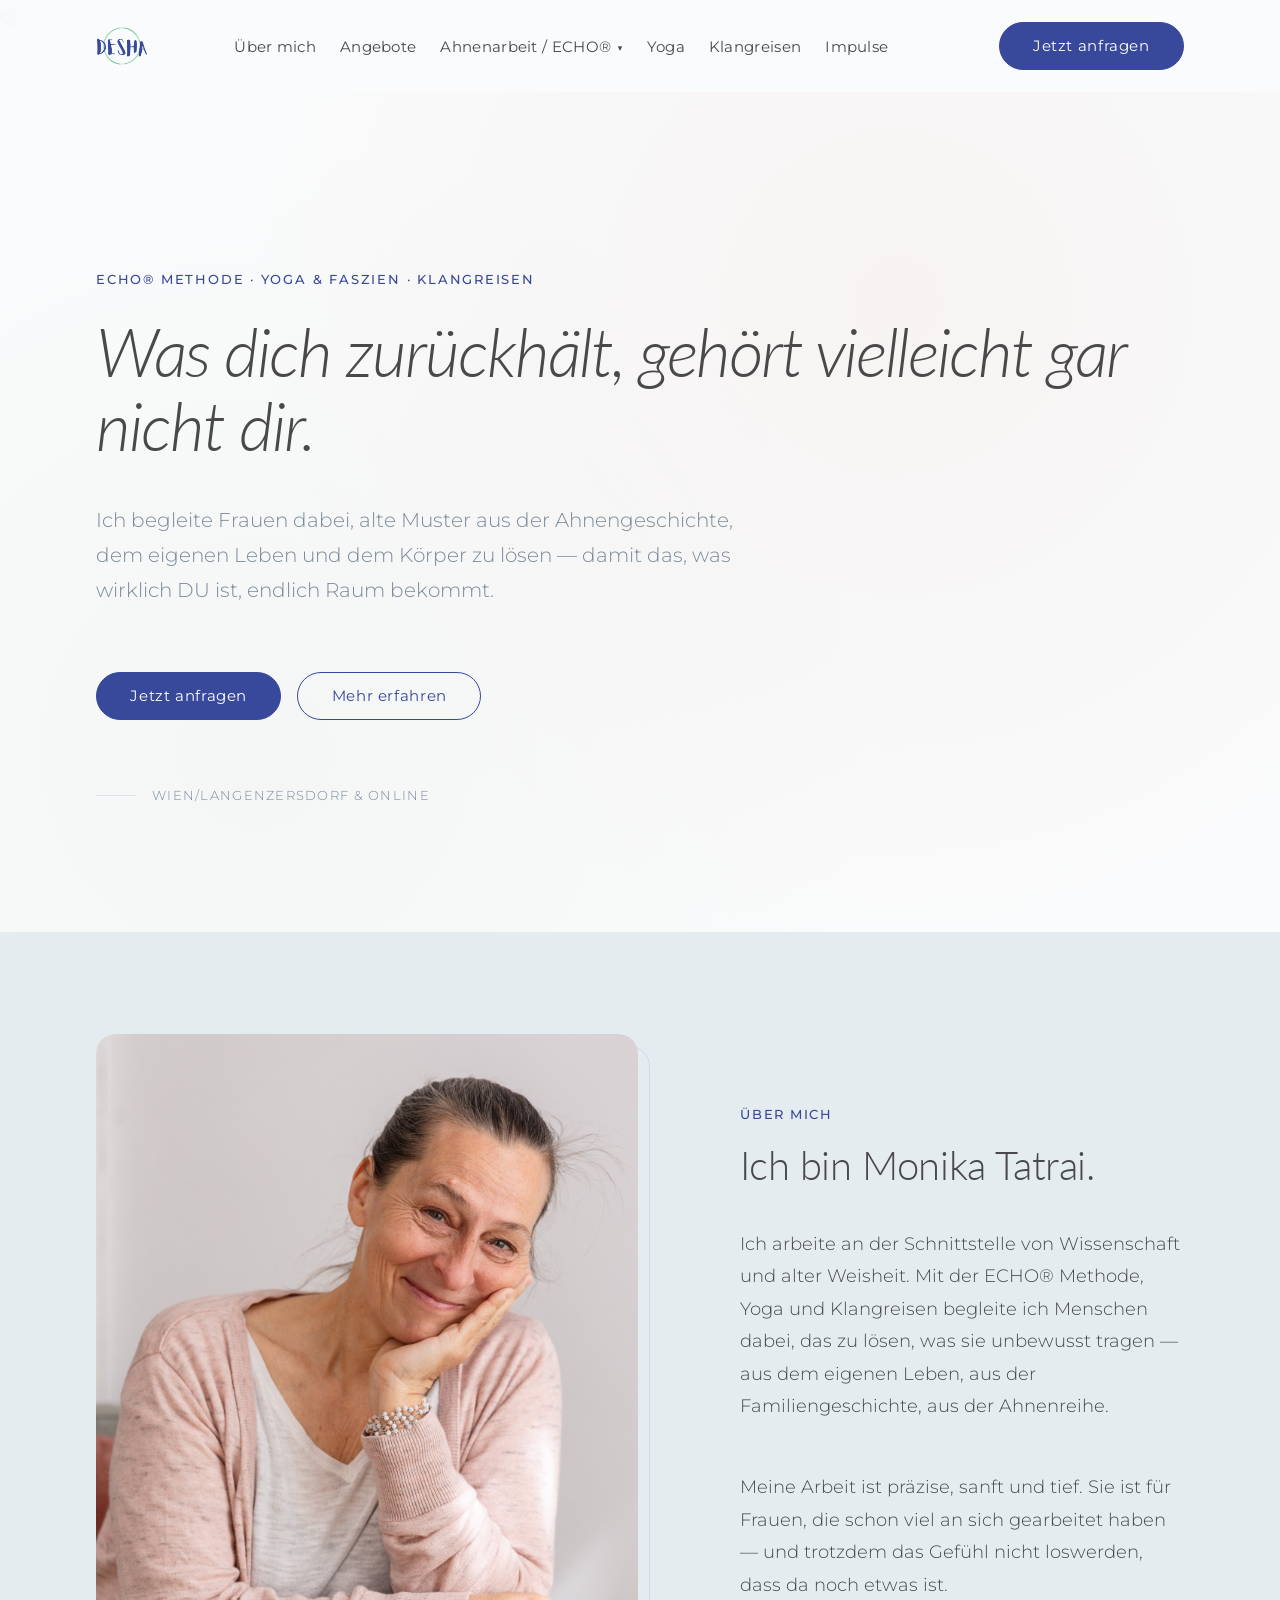
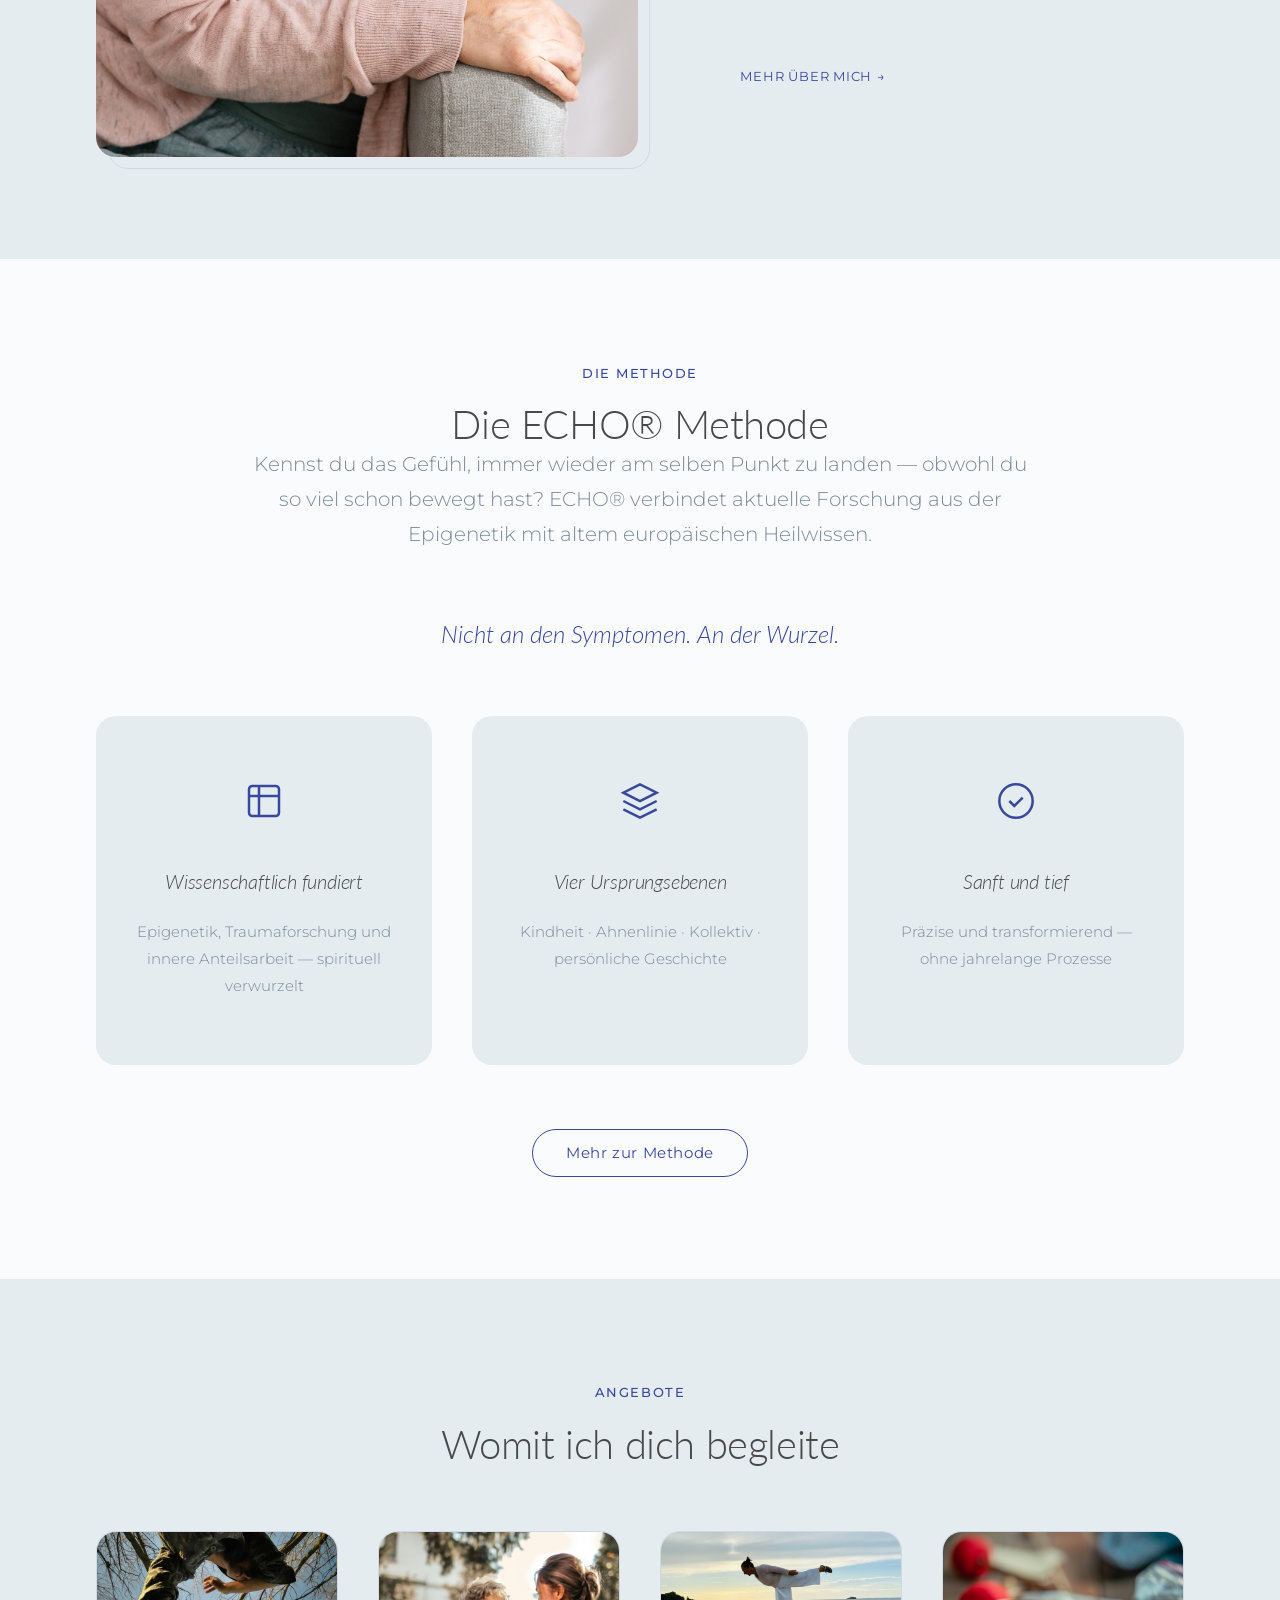
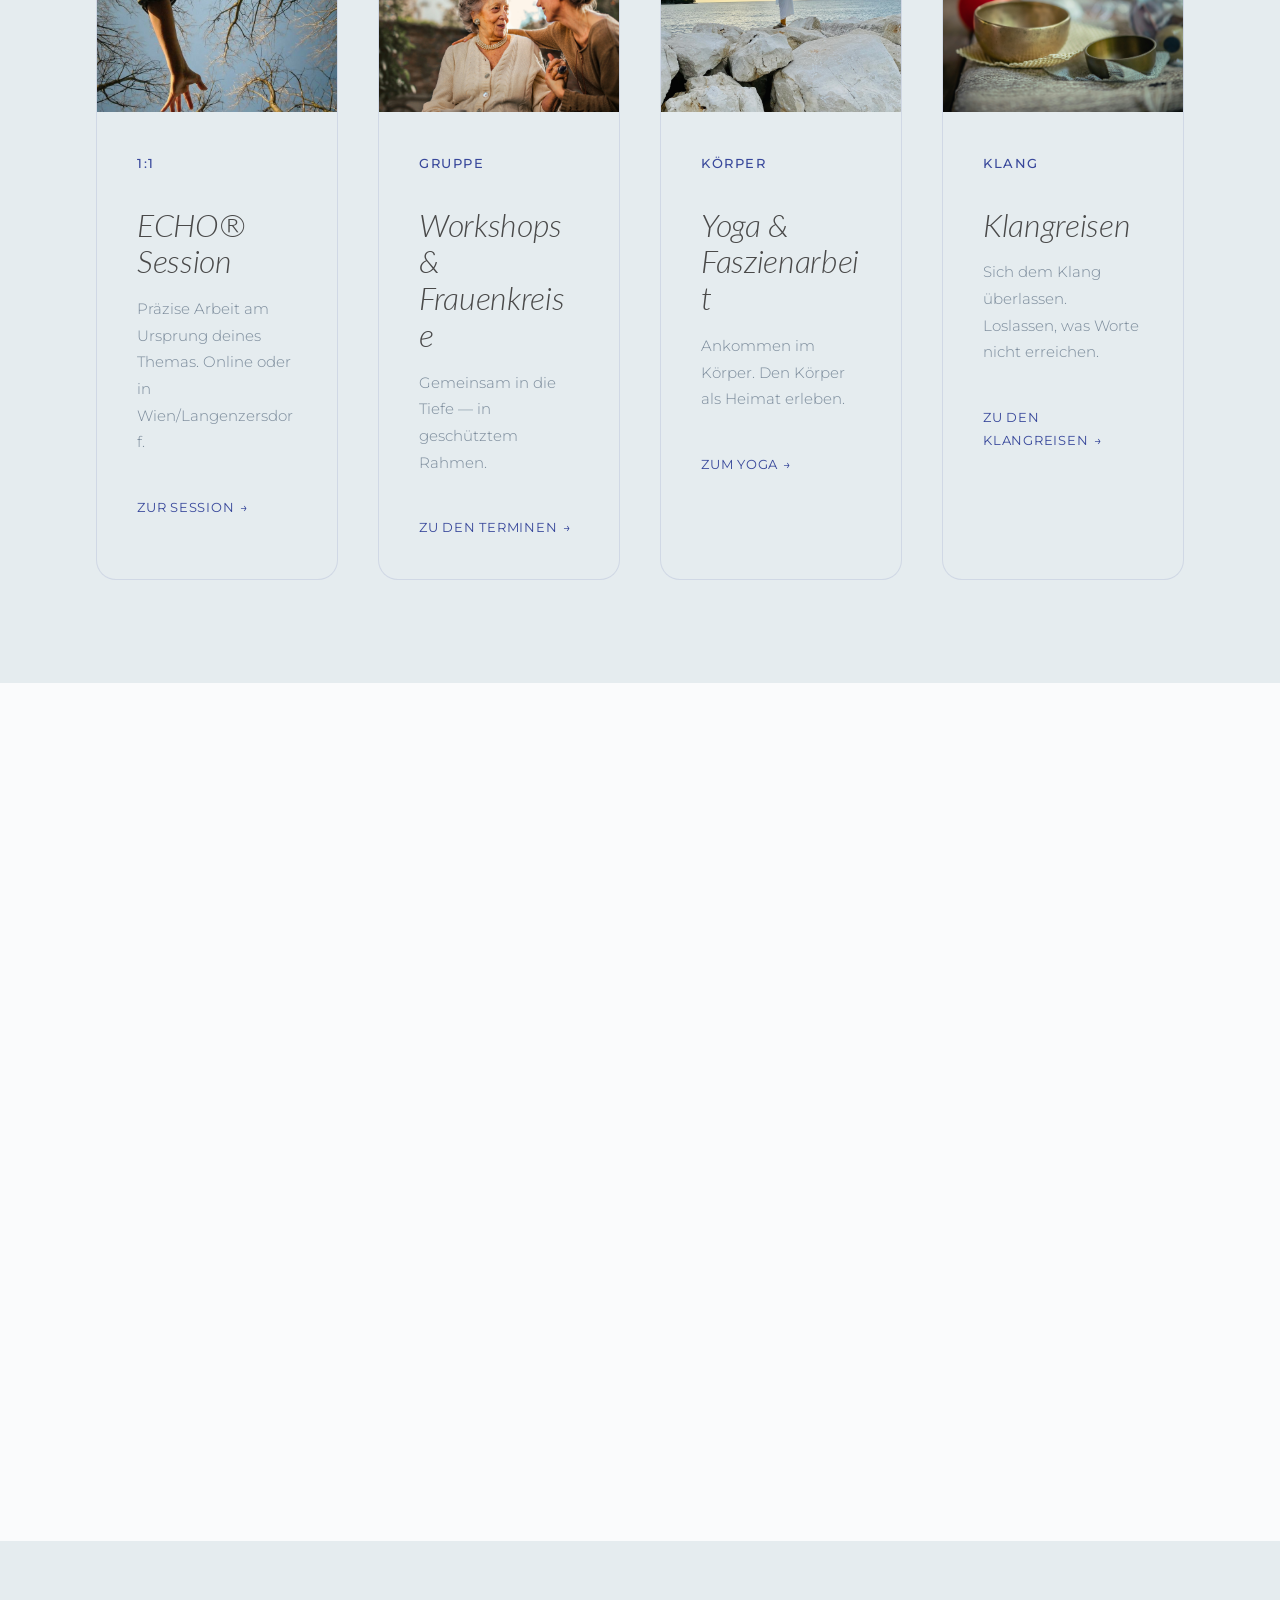
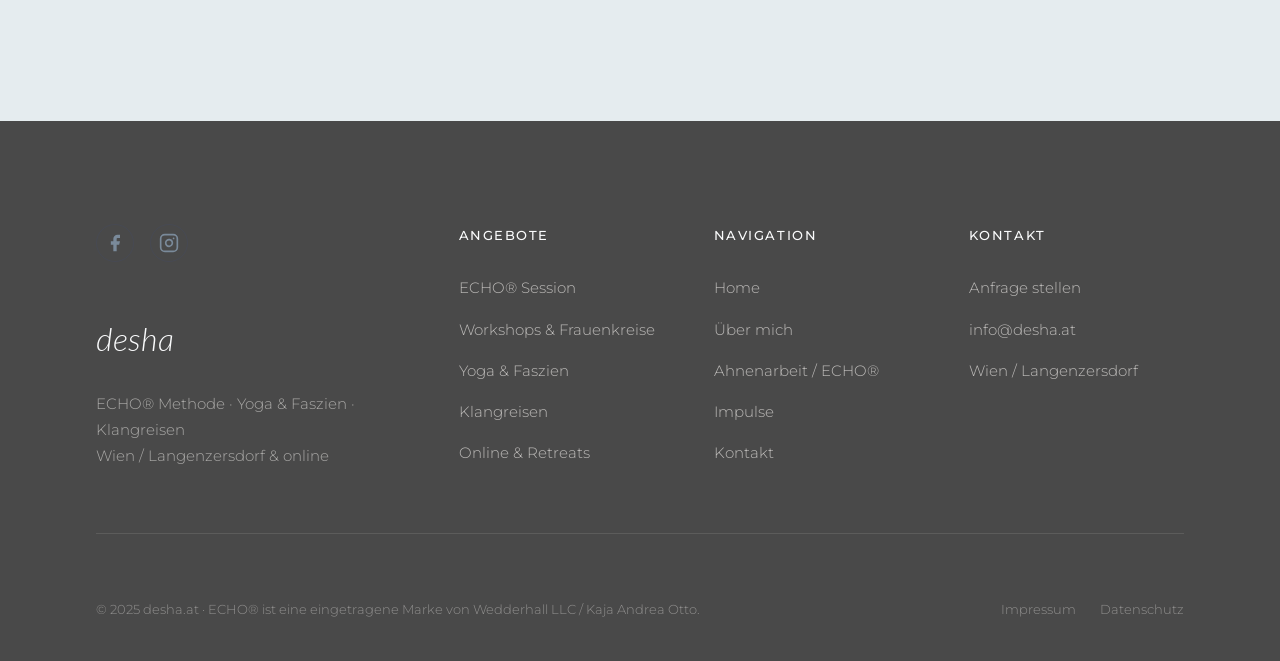
<file: index.html>
de<!DOCTYPE html>
<html lang="de">
<head>
  <meta charset="UTF-8">
  <meta name="viewport" content="width=device-width, initial-scale=1.0">
  <title>desha.at — ECHO® Methode · Yoga · Klangreisen · Wien</title>
  <meta name="description" content="Ich begleite Frauen dabei, alte Muster aus der Ahnengeschichte und dem Körper zu lösen. ECHO® Methode, Yoga & Faszien, Klangreisen — in Wien/Langenzersdorf und online.">
  <meta name="robots" content="index, follow">
  <link rel="canonical" href="https://desha.at/">

  <!-- Open Graph -->
  <meta property="og:title" content="desha.at — ECHO® Methode · Yoga · Klangreisen">
  <meta property="og:description" content="Ich begleite Frauen dabei, alte Muster aus der Ahnengeschichte und dem Körper zu lösen.">
  <meta property="og:type" content="website">
  <meta property="og:url" content="https://desha.at/">
  <meta property="og:image" content="https://desha.at/assets/images/portrait-monika.jpg">
  <meta property="og:locale" content="de_AT">
  <meta property="og:site_name" content="desha.at">

  <!-- Twitter Card -->
  <meta name="twitter:card" content="summary_large_image">
  <meta name="twitter:title" content="desha.at — ECHO® Methode · Yoga · Klangreisen">
  <meta name="twitter:description" content="Ich begleite Frauen dabei, alte Muster aus der Ahnengeschichte und dem Körper zu lösen.">
  <meta name="twitter:image" content="https://desha.at/assets/images/portrait-monika.jpg">

  <!-- JSON-LD: LocalBusiness -->
  <script type="application/ld+json">
  {
    "@context": "https://schema.org",
    "@type": "LocalBusiness",
    "name": "desha.at — Monika Tatrai",
    "description": "ECHO® Methode, Yoga & Faszien, Klangreisen — in Wien/Langenzersdorf und online.",
    "url": "https://desha.at",
    "image": "https://desha.at/assets/images/portrait-monika.jpg",
    "telephone": "+436991129718",
    "email": "info@desha.at",
    "address": {
      "@type": "PostalAddress",
      "addressLocality": "Langenzersdorf",
      "addressRegion": "Niederösterreich",
      "addressCountry": "AT"
    },
    "areaServed": ["Wien", "Langenzersdorf", "Online"],
    "priceRange": "€€",
    "hasOfferCatalog": {
      "@type": "OfferCatalog",
      "name": "Angebote",
      "itemListElement": [
        {"@type": "Offer", "itemOffered": {"@type": "Service", "name": "ECHO® Session"}},
        {"@type": "Offer", "itemOffered": {"@type": "Service", "name": "Gruppenarbeit & Workshops"}},
        {"@type": "Offer", "itemOffered": {"@type": "Service", "name": "Yoga & Faszienarbeit"}},
        {"@type": "Offer", "itemOffered": {"@type": "Service", "name": "Klangreisen"}}
      ]
    }
  }
  </script>

  <!-- Fonts -->
  <link rel="preconnect" href="https://fonts.googleapis.com">
  <link rel="preconnect" href="https://fonts.gstatic.com" crossorigin>
  <link href="https://fonts.googleapis.com/css2?family=Lato:ital,wght@0,300;0,400;0,700;1,300;1,400&family=Montserrat:wght@300;400;500&display=swap" rel="stylesheet">

  <!-- Styles -->
  <link rel="stylesheet" href="css/main.css">
  <link rel="stylesheet" href="css/components.css">
  <link rel="stylesheet" href="css/responsive.css">
</head>
<body>

  <!-- ============================================================
       NAVIGATION
       ============================================================ -->
  <header class="nav" role="banner">
    <div class="nav__inner">
      <a href="index.html" class="nav__logo" aria-label="desha.at — Startseite"><img src="assets/images/DESHA_logo_klein.png" alt="DESHA" class="nav__logo-img"></a>

      <nav aria-label="Hauptnavigation">
        <ul class="nav__links" role="list">
          <li><a href="ueber-mich.html" class="nav__link">Über mich</a></li>
          <li><a href="angebote/index.html" class="nav__link">Angebote</a></li>
          <li class="nav__item--dropdown">
            <a href="echo-methode.html" class="nav__link">Ahnenarbeit / ECHO® <span class="nav__arrow" aria-hidden="true">▾</span></a>
            <ul class="nav__dropdown" role="list">
              <li><a href="echo-methode.html" class="nav__dropdown-link">Was ist die ECHO® Methode</a></li>
              <li><a href="angebote/echo-session.html" class="nav__dropdown-link">1:1 Session</a></li>
              <li><a href="angebote/online-retreat.html" class="nav__dropdown-link">ECHO – Orte &amp; Plätze</a></li>
              <li><a href="angebote/gruppenarbeit.html" class="nav__dropdown-link">Workshop – Frauen</a></li>
            </ul>
          </li>
          <li><a href="angebote/yoga-faszien.html" class="nav__link">Yoga</a></li>
          <li><a href="angebote/klangreisen.html" class="nav__link">Klangreisen</a></li>
          <li><a href="blog/index.html" class="nav__link">Impulse</a></li>
        </ul>
      </nav>

      <a href="kontakt.html" class="btn btn--primary nav__cta">Jetzt anfragen</a>

      <button class="nav__toggle" aria-label="Menü öffnen" aria-expanded="false" aria-controls="mobile-menu">
        <span></span>
        <span></span>
        <span></span>
      </button>
    </div>

    <!-- Mobile Menu -->
    <nav id="mobile-menu" class="nav__mobile" aria-label="Mobile Navigation" aria-hidden="true">
      <ul class="nav__mobile-links" role="list">
        <li><a href="ueber-mich.html" class="nav__mobile-link">Über mich</a></li>
        <li><a href="angebote/index.html" class="nav__mobile-link">Angebote</a></li>
        <li><a href="echo-methode.html" class="nav__mobile-link">Ahnenarbeit / ECHO®</a></li>
        <li><a href="angebote/echo-session.html" class="nav__mobile-link">— 1:1 Session</a></li>
        <li><a href="angebote/online-retreat.html" class="nav__mobile-link">— ECHO – Orte &amp; Plätze</a></li>
        <li><a href="angebote/gruppenarbeit.html" class="nav__mobile-link">— Workshop – Frauen</a></li>
        <li><a href="angebote/yoga-faszien.html" class="nav__mobile-link">Yoga</a></li>
        <li><a href="angebote/klangreisen.html" class="nav__mobile-link">Klangreisen</a></li>
        <li><a href="blog/index.html" class="nav__mobile-link">Impulse</a></li>
        <li><a href="kontakt.html" class="nav__mobile-link">Kontakt</a></li>
      </ul>
      <a href="kontakt.html" class="btn btn--primary" style="align-self: flex-start; margin-top: auto;">Jetzt anfragen</a>
    </nav>
  </header>

  <main>

    <!-- ============================================================
         SEKTION 1 — HERO
         ============================================================ -->
    <section class="hero" id="hero" aria-label="Einleitung">
      <div class="hero__inner">
        <span class="hero__eyebrow fade-in">ECHO® Methode · Yoga & Faszien · Klangreisen</span>

        <h1 class="hero__title fade-in fade-in--delay-1">
          Was dich zurückhält, gehört vielleicht gar nicht dir.
        </h1>

        <p class="hero__subtitle fade-in fade-in--delay-2">
          Ich begleite Frauen dabei, alte Muster aus der Ahnengeschichte,
          dem eigenen Leben und dem Körper zu lösen — damit das, was
          wirklich DU ist, endlich Raum bekommt.
        </p>

        <div class="btn-group fade-in fade-in--delay-3">
          <a href="kontakt.html" class="btn btn--primary">Jetzt anfragen</a>
          <a href="#methode" class="btn btn--ghost">Mehr erfahren</a>
        </div>

        <div class="hero__scroll fade-in fade-in--delay-4" aria-hidden="true">
          <span class="hero__scroll-line"></span>
          <span>Wien/Langenzersdorf &amp; online</span>
        </div>
      </div>
    </section>


    <!-- ============================================================
         SEKTION 2 — WER BIN ICH
         ============================================================ -->
    <section class="u-section u-bg-surface" id="ueber-mich" aria-labelledby="ueber-mich-title">
      <div class="u-container">
        <div class="split split--wide">

          <!-- Bild -->
          <div class="split__image fade-in">
            <div class="img-frame">
              <img
                src="assets/images/monika-044.jpg"
                alt="Monika Tatrai — Portraitfoto"
                style="width:100%; aspect-ratio:3/4; object-fit:cover; border-radius:var(--radius-lg); display:block;"
                loading="lazy"
              >
            </div>
          </div>

          <!-- Text -->
          <div class="split__text fade-in fade-in--delay-1">
            <span class="kicker">Über mich</span>
            <h2 id="ueber-mich-title">Ich bin Monika Tatrai.</h2>

            <div style="margin-top: var(--space-lg); display: grid; gap: var(--space-md);">
              <p>
                Ich arbeite an der Schnittstelle von Wissenschaft und alter Weisheit.
                Mit der ECHO® Methode, Yoga und Klangreisen begleite ich Menschen dabei,
                das zu lösen, was sie unbewusst tragen — aus dem eigenen Leben, aus der
                Familiengeschichte, aus der Ahnenreihe.
              </p>
              <p>
                Meine Arbeit ist präzise, sanft und tief. Sie ist für Frauen, die schon
                viel an sich gearbeitet haben — und trotzdem das Gefühl nicht loswerden,
                dass da noch etwas ist.
              </p>
            </div>

            <div style="margin-top: var(--space-xl);">
              <a href="ueber-mich.html" class="btn--link">Mehr über mich</a>
            </div>
          </div>

        </div>
      </div>
    </section>


    <!-- ============================================================
         SEKTION 3 — ECHO® METHODE TEASER
         ============================================================ -->
    <section class="u-section" id="methode" aria-labelledby="methode-title">
      <div class="u-container">

        <div class="section-header section-header--center fade-in">
          <span class="kicker">Die Methode</span>
          <h2 id="methode-title">Die ECHO® Methode</h2>
          <p class="section-header__text lead">
            Kennst du das Gefühl, immer wieder am selben Punkt zu landen —
            obwohl du so viel schon bewegt hast? ECHO® verbindet aktuelle
            Forschung aus der Epigenetik mit altem europäischen Heilwissen.
          </p>
        </div>

        <blockquote class="fade-in" style="max-width: 640px; margin: var(--space-xl) auto; text-align: center; border-left: none; padding: 0;">
          Nicht an den Symptomen. An der Wurzel.
        </blockquote>

        <!-- 3 Kernaussagen -->
        <div class="u-grid u-grid--3" style="margin-top: var(--space-xl);">

          <div class="card card--surface u-text-center fade-in fade-in--delay-1">
            <div style="margin: 0 auto var(--space-md);">
              <!-- Icon: Wissenschaft -->
              <svg width="40" height="40" viewBox="0 0 24 24" fill="none" stroke="var(--color-primary)" stroke-width="1.5" aria-hidden="true">
                <path d="M9 3H5a2 2 0 00-2 2v4m6-6h10a2 2 0 012 2v4M9 3v18m0 0h10a2 2 0 002-2V9M9 21H5a2 2 0 01-2-2V9m0 0h18"/>
              </svg>
            </div>
            <h3 class="card__title" style="font-size: var(--text-lg);">Wissenschaftlich fundiert</h3>
            <p class="card__text" style="font-size: var(--text-sm);">Epigenetik, Traumaforschung und innere Anteilsarbeit — spirituell verwurzelt</p>
          </div>

          <div class="card card--surface u-text-center fade-in fade-in--delay-2">
            <div style="margin: 0 auto var(--space-md);">
              <!-- Icon: Ebenen -->
              <svg width="40" height="40" viewBox="0 0 24 24" fill="none" stroke="var(--color-primary)" stroke-width="1.5" aria-hidden="true">
                <path d="M12 2L2 7l10 5 10-5-10-5zM2 17l10 5 10-5M2 12l10 5 10-5"/>
              </svg>
            </div>
            <h3 class="card__title" style="font-size: var(--text-lg);">Vier Ursprungsebenen</h3>
            <p class="card__text" style="font-size: var(--text-sm);">Kindheit · Ahnenlinie · Kollektiv · persönliche Geschichte</p>
          </div>

          <div class="card card--surface u-text-center fade-in fade-in--delay-3">
            <div style="margin: 0 auto var(--space-md);">
              <!-- Icon: Transformation -->
              <svg width="40" height="40" viewBox="0 0 24 24" fill="none" stroke="var(--color-primary)" stroke-width="1.5" aria-hidden="true">
                <path d="M12 22c5.523 0 10-4.477 10-10S17.523 2 12 2 2 6.477 2 12s4.477 10 10 10z"/>
                <path d="M8 12l3 3 5-5"/>
              </svg>
            </div>
            <h3 class="card__title" style="font-size: var(--text-lg);">Sanft und tief</h3>
            <p class="card__text" style="font-size: var(--text-sm);">Präzise und transformierend — ohne jahrelange Prozesse</p>
          </div>

        </div>

        <div class="u-text-center" style="margin-top: var(--space-xl);">
          <a href="echo-methode.html" class="btn btn--ghost">Mehr zur Methode</a>
        </div>

      </div>
    </section>


    <!-- ============================================================
         SEKTION 4 — ANGEBOTE
         ============================================================ -->
    <section class="u-section u-bg-surface" id="angebote" aria-labelledby="angebote-title">
      <div class="u-container">

        <div class="section-header section-header--center fade-in">
          <span class="kicker">Angebote</span>
          <h2 id="angebote-title">Womit ich dich begleite</h2>
        </div>

        <div class="offers-grid" style="margin-top: var(--space-xl);">

          <!-- ECHO Session -->
          <article class="offer-card fade-in fade-in--delay-1">
            <img
              src="assets/images/hero-session.jpg"
              alt="ECHO® Session — 1:1 Arbeit mit Monika Tatrai"
              class="offer-card__image"
              loading="lazy"
            >
            <div class="offer-card__body">
              <span class="kicker">1:1</span>
              <h3 class="offer-card__title">ECHO® Session</h3>
              <p class="offer-card__text">
                Präzise Arbeit am Ursprung deines Themas. Online oder in Wien/Langenzersdorf.
              </p>
              <a href="angebote/echo-session.html" class="btn--link" style="margin-top: var(--space-md);">Zur Session</a>
            </div>
          </article>

          <!-- Gruppenarbeit -->
          <article class="offer-card fade-in fade-in--delay-2">
            <img
              src="assets/images/gruppenarbeit-hero.jpg"
              alt="Gruppenarbeit & Frauenkreise"
              class="offer-card__image"
              loading="lazy"
            >
            <div class="offer-card__body">
              <span class="kicker">Gruppe</span>
              <h3 class="offer-card__title">Workshops &amp; Frauenkreise</h3>
              <p class="offer-card__text">
                Gemeinsam in die Tiefe — in geschütztem Rahmen.
              </p>
              <a href="angebote/gruppenarbeit.html" class="btn--link" style="margin-top: var(--space-md);">Zu den Terminen</a>
            </div>
          </article>

          <!-- Yoga & Faszien -->
          <article class="offer-card fade-in fade-in--delay-3">
            <img
              src="assets/images/yoga.jpg"
              alt="Yoga & Faszienarbeit mit Monika Tatrai"
              class="offer-card__image"
              loading="lazy"
            >
            <div class="offer-card__body">
              <span class="kicker">Körper</span>
              <h3 class="offer-card__title">Yoga &amp; Faszienarbeit</h3>
              <p class="offer-card__text">
                Ankommen im Körper. Den Körper als Heimat erleben.
              </p>
              <a href="angebote/yoga-faszien.html" class="btn--link" style="margin-top: var(--space-md);">Zum Yoga</a>
            </div>
          </article>

          <!-- Klangreisen -->
          <article class="offer-card fade-in fade-in--delay-4">
            <img
              src="assets/images/klang-hero.jpg"
              alt="Klangreisen mit Klangschalen"
              class="offer-card__image"
              loading="lazy"
            >
            <div class="offer-card__body">
              <span class="kicker">Klang</span>
              <h3 class="offer-card__title">Klangreisen</h3>
              <p class="offer-card__text">
                Sich dem Klang überlassen. Loslassen, was Worte nicht erreichen.
              </p>
              <a href="angebote/klangreisen.html" class="btn--link" style="margin-top: var(--space-md);">Zu den Klangreisen</a>
            </div>
          </article>

        </div>
      </div>
    </section>


    <!-- ============================================================
         SEKTION 5 — STIMMEN / TESTIMONIALS
         ============================================================ -->
    <section class="u-section" id="stimmen" aria-labelledby="stimmen-title">
      <div class="u-container">

        <div class="section-header section-header--center fade-in">
          <span class="kicker">Stimmen</span>
          <h2 id="stimmen-title">Was andere sagen</h2>
        </div>

        <div class="testimonials-grid" style="margin-top: var(--space-xl);">

          <figure class="testimonial fade-in fade-in--delay-1">
            <span class="testimonial__quote-mark" aria-hidden="true">"</span>
            <blockquote class="testimonial__text">
              Ich hatte keine Erwartungen — und wurde trotzdem überrascht.
              Etwas hat sich gelöst, das ich jahrelang mit mir getragen habe.
              Leise, aber spürbar.
            </blockquote>
            <figcaption class="testimonial__author">— Anette</figcaption>
          </figure>

          <figure class="testimonial fade-in fade-in--delay-2">
            <span class="testimonial__quote-mark" aria-hidden="true">"</span>
            <blockquote class="testimonial__text">
              Die Session war anders als alles, was ich bisher kannte. Kein
              langes Reden, kein Kreisen. Direkt, klar — und irgendwie auch
              sehr sanft.
            </blockquote>
            <figcaption class="testimonial__author">— Isabell</figcaption>
          </figure>

          <figure class="testimonial fade-in fade-in--delay-3">
            <span class="testimonial__quote-mark" aria-hidden="true">"</span>
            <blockquote class="testimonial__text">
              Die Klangreise hat mir etwas gegeben, wofür ich keine Worte
              habe. Ich bin anders nach Hause gegangen als ich gekommen bin.
            </blockquote>
            <figcaption class="testimonial__author">— Kathrin</figcaption>
          </figure>

        </div>
      </div>
    </section>


    <!-- ============================================================
         SEKTION 6 — BLOG TEASER
         ============================================================ -->
    <section class="u-section u-bg-surface" id="impulse" aria-labelledby="impulse-title">
      <div class="u-container">

        <div class="section-header fade-in" style="display: flex; align-items: flex-end; justify-content: space-between; flex-wrap: wrap; gap: var(--space-md);">
          <div>
            <span class="kicker">Blog</span>
            <h2 id="impulse-title">Impulse &amp; Gedanken</h2>
            <p class="lead" style="margin-top: var(--space-sm);">
              Über Ahnenarbeit, weibliche Heilung, den Körper als Heimat.
            </p>
          </div>
          <a href="blog/index.html" class="btn--link">Alle Beiträge</a>
        </div>

        <div class="u-grid u-grid--3" style="margin-top: var(--space-xl);">

          <article class="blog-card fade-in fade-in--delay-1">
            <span class="blog-card__date">Demnächst</span>
            <h3 class="blog-card__title">
              <a href="blog/index.html">Was ist Ahnenarbeit — und warum ist sie so viel mehr als Spiritualität?</a>
            </h3>
            <p class="blog-card__excerpt">
              Ahnenarbeit wird oft missverstanden. Was sie wirklich ist — und was sie bewirkt.
            </p>
            <a href="blog/index.html" class="btn--link" style="margin-top: var(--space-sm);">Weiterlesen</a>
          </article>

          <article class="blog-card fade-in fade-in--delay-2">
            <span class="blog-card__date">Demnächst</span>
            <h3 class="blog-card__title">
              <a href="blog/index.html">Epigenetik einfach erklärt: Wie Traumata vererbt werden</a>
            </h3>
            <p class="blog-card__excerpt">
              Die Wissenschaft hinter dem, was Generationen weitergeben — und was das für uns bedeutet.
            </p>
            <a href="blog/index.html" class="btn--link" style="margin-top: var(--space-sm);">Weiterlesen</a>
          </article>

          <article class="blog-card fade-in fade-in--delay-3">
            <span class="blog-card__date">Demnächst</span>
            <h3 class="blog-card__title">
              <a href="blog/index.html">Warum du immer wieder am selben Punkt landest</a>
            </h3>
            <p class="blog-card__excerpt">
              Das Muster, das bleibt. Was dahintersteckt — und was es bedeutet.
            </p>
            <a href="blog/index.html" class="btn--link" style="margin-top: var(--space-sm);">Weiterlesen</a>
          </article>

        </div>
      </div>
    </section>


    <!-- ============================================================
         SEKTION 7 — NEWSLETTER
         ============================================================ -->
    <section class="u-section newsletter" id="newsletter" aria-labelledby="newsletter-title">
      <div class="u-container u-container--narrow">

        <div class="fade-in">
          <span class="kicker">Newsletter</span>
          <h2 id="newsletter-title">Bleib in Verbindung.</h2>
          <p class="lead" style="margin-top: var(--space-md); margin-inline: auto;">
            Unregelmäßig, aber mit Herz: Impulse zu Ahnenarbeit, Körperarbeit
            und innerem Wandel — direkt in dein Postfach.
          </p>
        </div>

        <!-- MailerLite / Newsletter-Tool hier einsetzen -->
        <form class="newsletter__form js-newsletter-form fade-in fade-in--delay-1"
              action="#" method="POST" aria-label="Newsletter-Anmeldung">
          <label for="newsletter-email" class="u-sr-only">E-Mail-Adresse</label>
          <input
            type="email"
            id="newsletter-email"
            name="email"
            class="newsletter__input"
            placeholder="Deine E-Mail-Adresse"
            required
            autocomplete="email"
          >
          <button type="submit" class="btn btn--primary">Ja, ich bin dabei</button>
        </form>

        <p class="newsletter__disclaimer fade-in fade-in--delay-2">
          Kein Spam. Abmeldung jederzeit möglich. Deine Daten werden vertraulich behandelt.
        </p>

      </div>
    </section>


    <!-- ============================================================
         SEKTION 8 — KONTAKT CTA
         ============================================================ -->
    <section class="u-section u-bg-surface" id="kontakt-cta" aria-labelledby="cta-title">
      <div class="u-container u-container--narrow u-text-center">

        <div class="fade-in">
          <span class="kicker">Nächster Schritt</span>
          <h2 id="cta-title">Bereit für den nächsten Schritt?</h2>
          <p class="lead" style="margin-top: var(--space-md); margin-inline: auto;">
            Wenn du spürst, dass da etwas ist — dann lass uns sprechen.
            Ein kurzes Kennenlernen, ohne Verpflichtung.
          </p>
        </div>

        <div class="btn-group u-flex--center fade-in fade-in--delay-1" style="margin-top: var(--space-xl);">
          <a href="kontakt.html" class="btn btn--primary">Jetzt anfragen</a>
        </div>

        <!-- Standort-Hinweis -->
        <p style="margin-top: var(--space-xl); font-size: var(--text-sm); color: var(--color-text-muted);" class="fade-in fade-in--delay-2">
          Wien / Langenzersdorf &nbsp;·&nbsp; und online
        </p>

      </div>
    </section>

  </main>


  <!-- ============================================================
       FOOTER
       ============================================================ -->
  <footer class="footer" role="contentinfo">
    <div class="footer__inner">

      <div class="footer__top">

        <!-- Brand -->
        <div class="footer__brand">
          <div class="footer__social"><a href="https://www.facebook.com/desha.monikatatrai" class="footer__social-link" target="_blank" rel="noopener" aria-label="Facebook"><svg xmlns="http://www.w3.org/2000/svg" width="20" height="20" viewBox="0 0 24 24" fill="currentColor" aria-hidden="true"><path d="M18 2h-3a5 5 0 0 0-5 5v3H7v4h3v8h4v-8h3l1-4h-4V7a1 1 0 0 1 1-1h3z"/></svg></a><a href="https://www.instagram.com/desha.monikatatrai" class="footer__social-link" target="_blank" rel="noopener" aria-label="Instagram"><svg xmlns="http://www.w3.org/2000/svg" width="20" height="20" viewBox="0 0 24 24" fill="none" stroke="currentColor" stroke-width="2" stroke-linecap="round" stroke-linejoin="round" aria-hidden="true"><rect x="2" y="2" width="20" height="20" rx="5" ry="5"/><path d="M16 11.37A4 4 0 1 1 12.63 8 4 4 0 0 1 16 11.37z"/><line x1="17.5" y1="6.5" x2="17.51" y2="6.5"/></svg></a></div><a href="index.html" class="footer__logo">desha</a>
          <p class="footer__tagline">
            ECHO® Methode · Yoga & Faszien · Klangreisen<br>
            Wien / Langenzersdorf &amp; online
          </p>
        </div>

        <!-- Angebote -->
        <div>
          <p class="footer__col-title">Angebote</p>
          <ul class="footer__links" role="list">
            <li><a href="angebote/echo-session.html" class="footer__link">ECHO® Session</a></li>
            <li><a href="angebote/gruppenarbeit.html" class="footer__link">Workshops &amp; Frauenkreise</a></li>
            <li><a href="angebote/yoga-faszien.html" class="footer__link">Yoga &amp; Faszien</a></li>
            <li><a href="angebote/klangreisen.html" class="footer__link">Klangreisen</a></li>
            <li><a href="angebote/online-retreat.html" class="footer__link">Online &amp; Retreats</a></li>
          </ul>
        </div>

        <!-- Navigation -->
        <div>
          <p class="footer__col-title">Navigation</p>
          <ul class="footer__links" role="list">
            <li><a href="index.html" class="footer__link">Home</a></li>
            <li><a href="ueber-mich.html" class="footer__link">Über mich</a></li>
            <li><a href="echo-methode.html" class="footer__link">Ahnenarbeit / ECHO®</a></li>
            <li><a href="blog/index.html" class="footer__link">Impulse</a></li>
            <li><a href="kontakt.html" class="footer__link">Kontakt</a></li>
          </ul>
        </div>

        <!-- Kontakt -->
        <div>
          <p class="footer__col-title">Kontakt</p>
          <ul class="footer__links" role="list">
            <li><a href="kontakt.html" class="footer__link">Anfrage stellen</a></li>
            <li><a href="mailto:info@desha.at" class="footer__link">info@desha.at</a></li>
            <li><span class="footer__link" style="cursor: default;">Wien / Langenzersdorf</span></li>
          </ul>
          </div>

      </div>

      <!-- Footer Bottom -->
      <div class="footer__bottom">
        <span>© 2025 desha.at · ECHO® ist eine eingetragene Marke von Wedderhall LLC / Kaja Andrea Otto.</span>
        <nav class="footer__legal" aria-label="Rechtliche Links">
          <a href="impressum.html" class="footer__legal-link">Impressum</a>
          <a href="impressum.html#datenschutz" class="footer__legal-link">Datenschutz</a>
        </nav>
      </div>

    </div>
  </footer>

  <script src="js/main.js"></script>
</body>
</html>
</file>
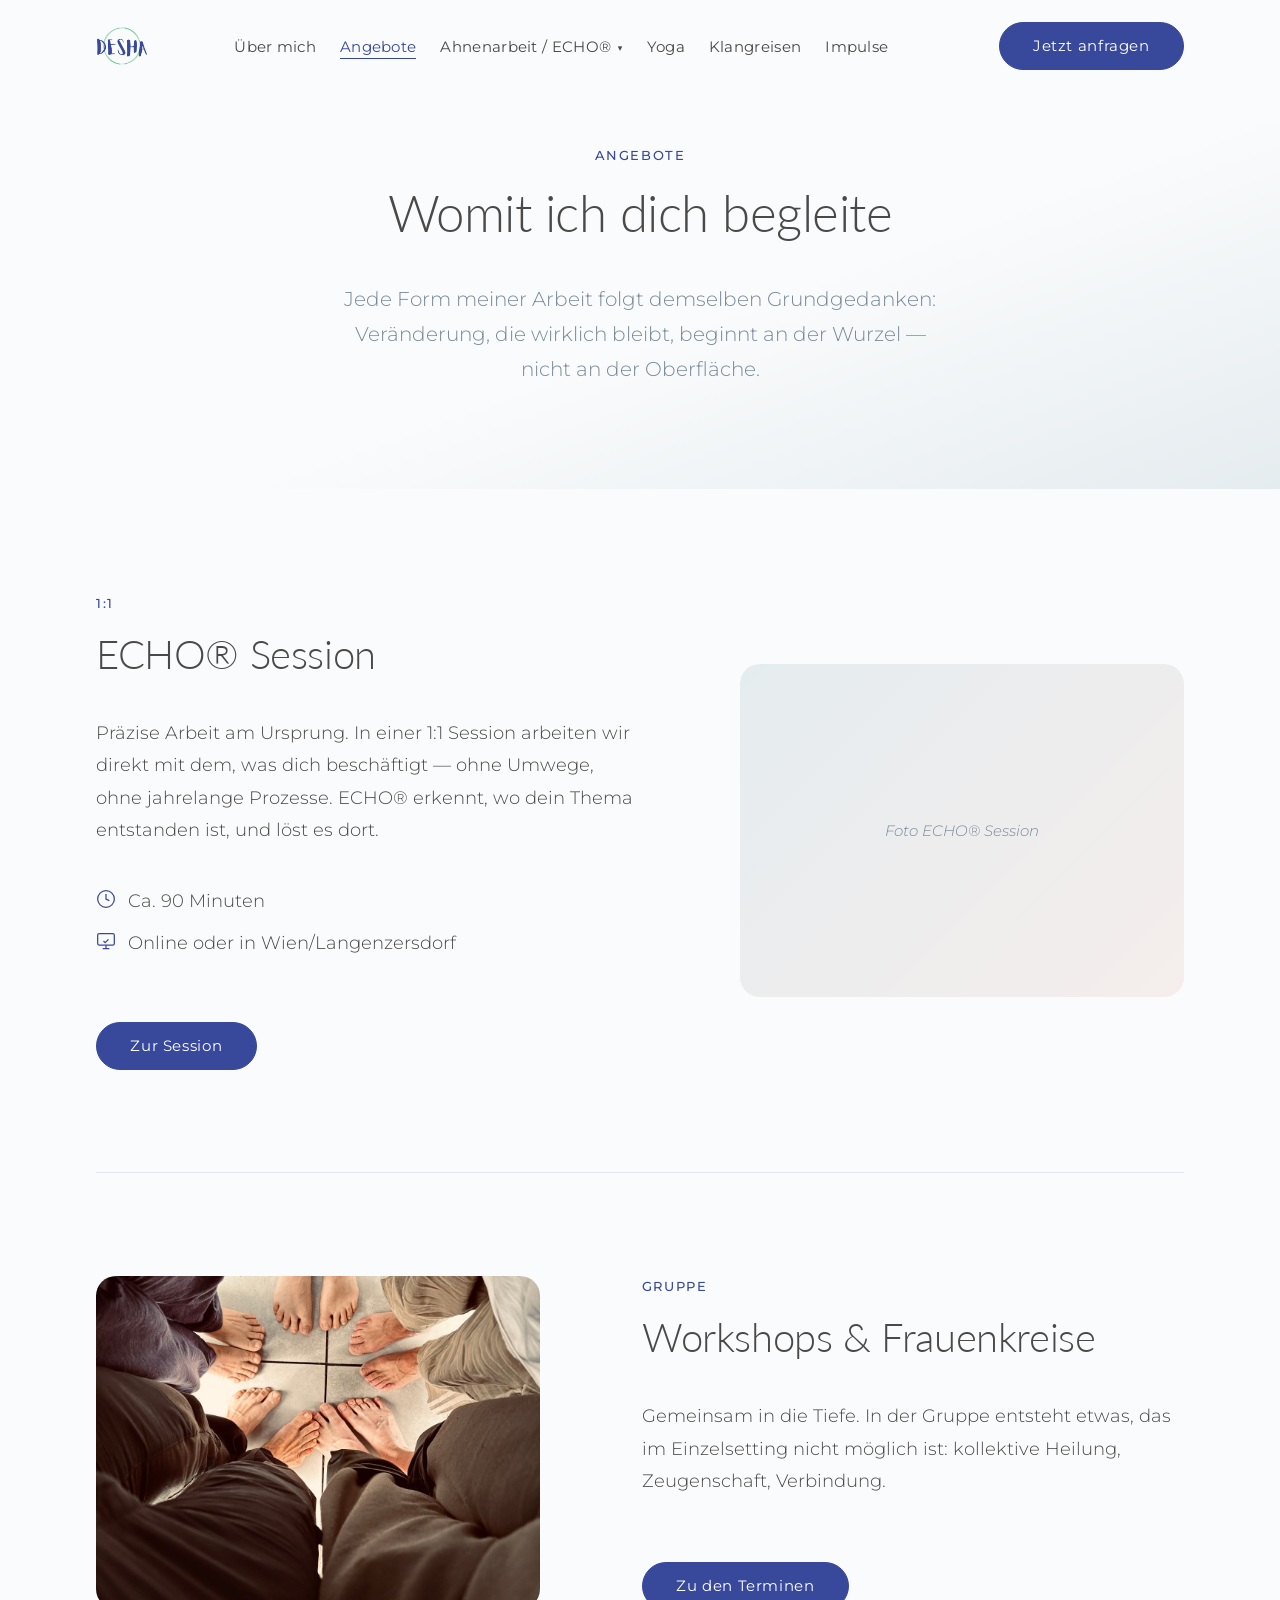
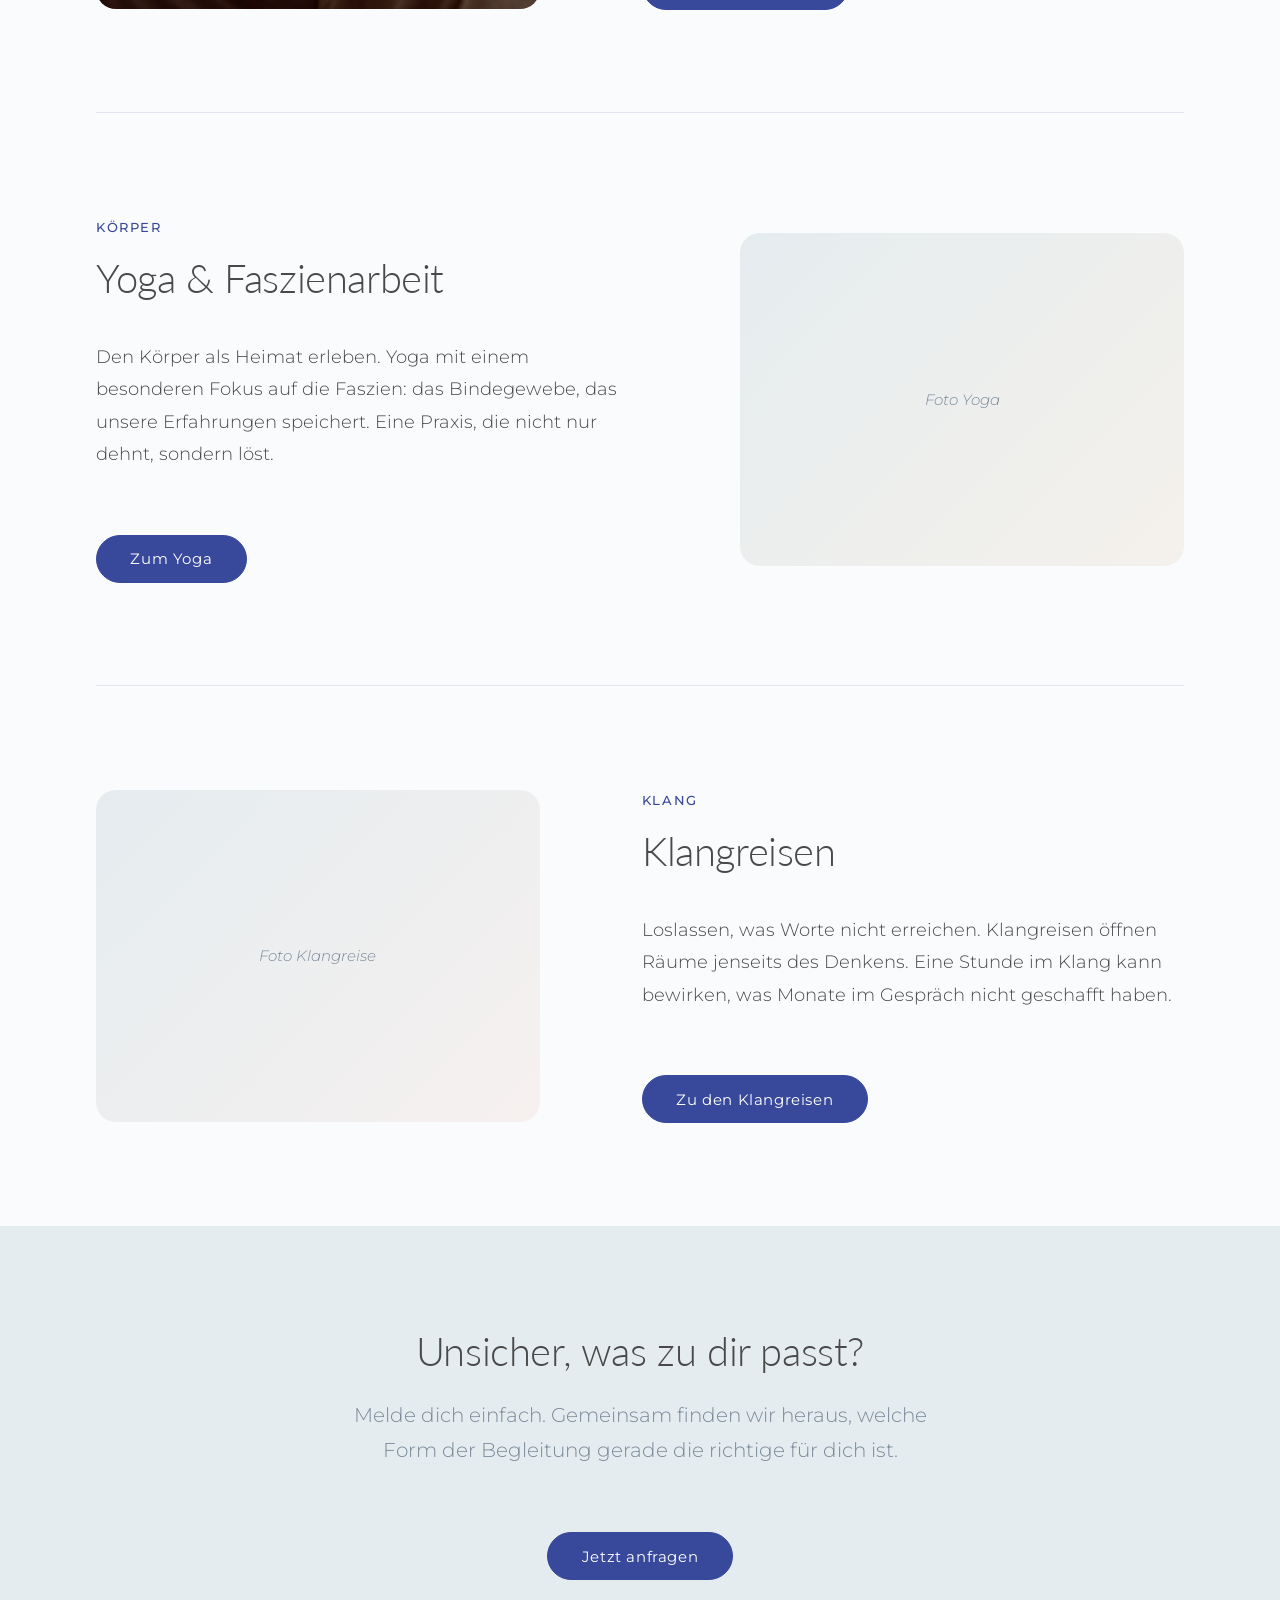
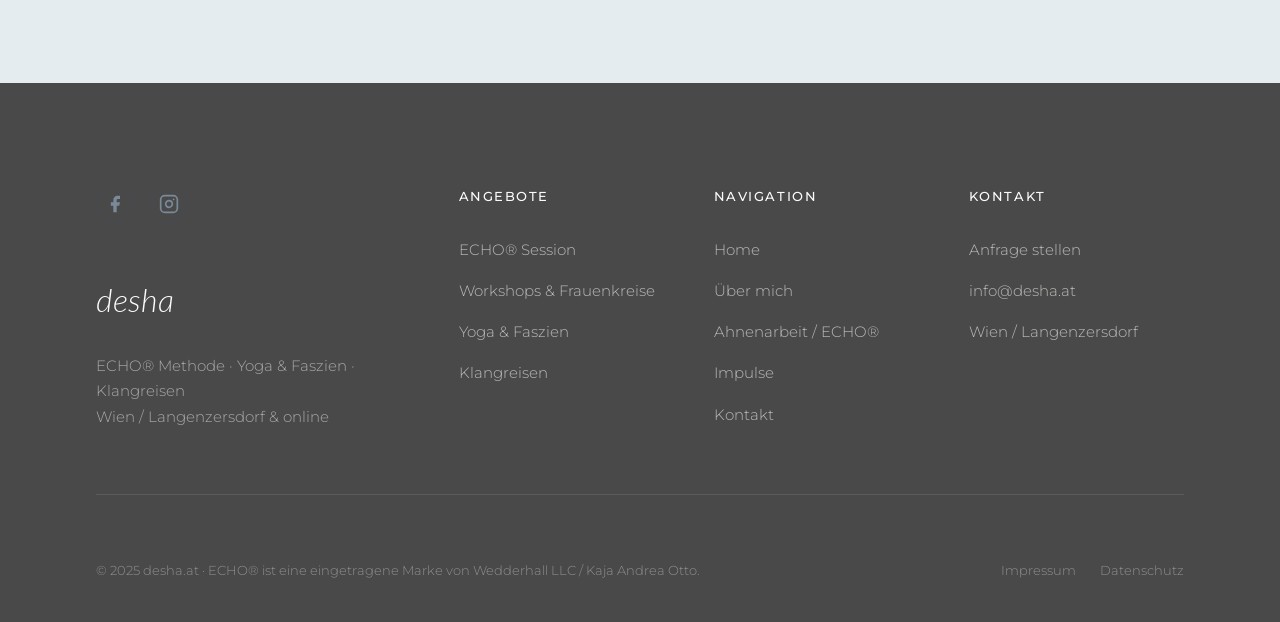
<file: angebote/index.html>
<!DOCTYPE html>
<html lang="de">
<head>
  <meta charset="UTF-8">
  <meta name="viewport" content="width=device-width, initial-scale=1.0">
  <title>Angebote — ECHO® Session · Yoga · Klangreisen | desha.at</title>
  <meta name="description" content="ECHO® Session, Gruppenarbeit, Yoga & Faszien, Klangreisen — in Wien/Langenzersdorf und online. Veränderung, die an der Wurzel beginnt.">
  <link rel="canonical" href="https://desha.at/angebote">
  <meta name="robots" content="index, follow">

  <!-- Open Graph -->
  <meta property="og:title" content="Angebote — ECHO® Session · Yoga · Klangreisen | desha.at">
  <meta property="og:description" content="ECHO® Session, Gruppenarbeit, Yoga & Faszien, Klangreisen — in Wien/Langenzersdorf und online. Veränderung, die an der Wurzel beginnt.">
  <meta property="og:type" content="website">
  <meta property="og:url" content="https://desha.at/angebote">
  <meta property="og:image" content="https://desha.at/assets/images/portrait-monika.jpg">
  <meta property="og:locale" content="de_AT">
  <meta property="og:site_name" content="desha.at">

  <!-- Twitter Card -->
  <meta name="twitter:card" content="summary_large_image">
  <meta name="twitter:title" content="Angebote — ECHO® Session · Yoga · Klangreisen | desha.at">
  <meta name="twitter:description" content="ECHO® Session, Gruppenarbeit, Yoga & Faszien, Klangreisen — in Wien/Langenzersdorf und online.">
  <meta name="twitter:image" content="https://desha.at/assets/images/portrait-monika.jpg">

  <link rel="preconnect" href="https://fonts.googleapis.com">
  <link rel="preconnect" href="https://fonts.gstatic.com" crossorigin>
  <link href="https://fonts.googleapis.com/css2?family=Lato:ital,wght@0,300;0,400;0,700;1,300;1,400&family=Montserrat:wght@300;400;500&display=swap" rel="stylesheet">

  <link rel="stylesheet" href="../css/main.css">
  <link rel="stylesheet" href="../css/components.css">
  <link rel="stylesheet" href="../css/responsive.css">
</head>
<body>

  <!-- NAV -->
  <header class="nav" role="banner">
    <div class="nav__inner">
      <a href="../index.html" class="nav__logo"><img src="../assets/images/DESHA_logo_klein.png" alt="DESHA" class="nav__logo-img"></a>
      <nav aria-label="Hauptnavigation">
        <ul class="nav__links" role="list">
          <li><a href="../ueber-mich.html" class="nav__link">Über mich</a></li>
          <li><a href="../angebote/index.html" class="nav__link is-active">Angebote</a></li>
          <li class="nav__item--dropdown">
            <a href="../echo-methode.html" class="nav__link">Ahnenarbeit / ECHO® <span class="nav__arrow" aria-hidden="true">▾</span></a>
            <ul class="nav__dropdown" role="list">
              <li><a href="../echo-methode.html" class="nav__dropdown-link">Was ist die ECHO® Methode</a></li>
              <li><a href="../angebote/echo-session.html" class="nav__dropdown-link">1:1 Session</a></li>
              <li><a href="../angebote/online-retreat.html" class="nav__dropdown-link">ECHO – Orte &amp; Plätze</a></li>
              <li><a href="../angebote/gruppenarbeit.html" class="nav__dropdown-link">Workshop – Frauen</a></li>
            </ul>
          </li>
          <li><a href="../angebote/yoga-faszien.html" class="nav__link">Yoga</a></li>
          <li><a href="../angebote/klangreisen.html" class="nav__link">Klangreisen</a></li>
          <li><a href="../blog/index.html" class="nav__link">Impulse</a></li>
        </ul>
      </nav>
      <a href="../kontakt.html" class="btn btn--primary nav__cta">Jetzt anfragen</a>
      <button class="nav__toggle" aria-label="Menü öffnen" aria-expanded="false" aria-controls="mobile-menu">
        <span></span><span></span><span></span>
      </button>
    </div>
    <nav id="mobile-menu" class="nav__mobile" aria-label="Mobile Navigation">
      <ul class="nav__mobile-links" role="list">
        <li><a href="../ueber-mich.html" class="nav__mobile-link">Über mich</a></li>
        <li><a href="../angebote/index.html" class="nav__mobile-link is-active">Angebote</a></li>
        <li><a href="../echo-methode.html" class="nav__mobile-link">Ahnenarbeit / ECHO®</a></li>
        <li><a href="../angebote/echo-session.html" class="nav__mobile-link">— 1:1 Session</a></li>
        <li><a href="../angebote/online-retreat.html" class="nav__mobile-link">— ECHO – Orte &amp; Plätze</a></li>
        <li><a href="../angebote/gruppenarbeit.html" class="nav__mobile-link">— Workshop – Frauen</a></li>
        <li><a href="../angebote/yoga-faszien.html" class="nav__mobile-link">Yoga</a></li>
        <li><a href="../angebote/klangreisen.html" class="nav__mobile-link">Klangreisen</a></li>
        <li><a href="../blog/index.html" class="nav__mobile-link">Impulse</a></li>
        <li><a href="../kontakt.html" class="nav__mobile-link">Kontakt</a></li>
      </ul>
      <a href="../kontakt.html" class="btn btn--primary" style="align-self:flex-start;margin-top:auto;">Jetzt anfragen</a>
    </nav>
  </header>

  <main>

    <!-- PAGE HERO -->
    <section style="padding-top: 9rem; padding-bottom: var(--space-2xl); background: linear-gradient(160deg, var(--color-bg) 60%, var(--color-surface) 100%);" aria-labelledby="page-title">
      <div class="u-container u-container--narrow u-text-center">
        <span class="kicker fade-in">Angebote</span>
        <h1 id="page-title" class="fade-in fade-in--delay-1">Womit ich dich begleite</h1>
        <p class="lead fade-in fade-in--delay-2" style="margin-inline: auto; margin-top: var(--space-lg);">
          Jede Form meiner Arbeit folgt demselben Grundgedanken: Veränderung, die wirklich bleibt,
          beginnt an der Wurzel — nicht an der Oberfläche.
        </p>
      </div>
    </section>


    <!-- ANGEBOTE DETAIL -->
    <section class="u-section" aria-label="Angebotsübersicht">
      <div class="u-container">

        <!-- ECHO Session -->
        <article style="
          display: grid;
          gap: var(--space-2xl);
          padding-bottom: var(--space-2xl);
          border-bottom: 1px solid var(--color-border);
          margin-bottom: var(--space-2xl);
        " aria-labelledby="echo-title">
          <div class="split split--wide">
            <div class="fade-in">
              <span class="kicker">1:1</span>
              <h2 id="echo-title">ECHO® Session</h2>
              <p style="margin-top: var(--space-lg);">
                Präzise Arbeit am Ursprung. In einer 1:1 Session arbeiten wir direkt mit dem, was
                dich beschäftigt — ohne Umwege, ohne jahrelange Prozesse. ECHO® erkennt, wo dein
                Thema entstanden ist, und löst es dort.
              </p>
              <ul class="icon-list" style="margin-top: var(--space-lg);">
                <li class="icon-list__item">
                  <svg class="icon-list__icon" viewBox="0 0 24 24" fill="none" stroke="currentColor" stroke-width="1.5" aria-hidden="true"><circle cx="12" cy="12" r="10"/><path d="M12 6v6l4 2"/></svg>
                  Ca. 90 Minuten
                </li>
                <li class="icon-list__item">
                  <svg class="icon-list__icon" viewBox="0 0 24 24" fill="none" stroke="currentColor" stroke-width="1.5" aria-hidden="true"><path d="M15 10l-4 4-2-2"/><rect x="2" y="3" width="20" height="14" rx="2"/><path d="M8 21h8M12 17v4"/></svg>
                  Online oder in Wien/Langenzersdorf
                </li>
              </ul>
              <a href="../angebote/echo-session.html" class="btn btn--primary" style="margin-top: var(--space-xl);">Zur Session</a>
            </div>
            <div class="fade-in fade-in--delay-1">
              <div style="
                aspect-ratio: 4/3;
                background: linear-gradient(135deg, var(--color-surface) 0%, rgba(196,119,90,0.1) 100%);
                border-radius: var(--radius-lg);
                display: flex; align-items: center; justify-content: center;
                color: var(--color-text-muted); font-style: italic; font-size: var(--text-sm);
              ">Foto ECHO® Session</div>
            </div>
          </div>
        </article>

        <!-- Gruppenarbeit -->
        <article style="
          padding-bottom: var(--space-2xl);
          border-bottom: 1px solid var(--color-border);
          margin-bottom: var(--space-2xl);
        " aria-labelledby="gruppe-title">
          <div class="split split--wide-reversed">
            <div class="fade-in fade-in--delay-1">
              <img
                src="../assets/images/gruppe.jpeg"
                alt="Workshops & Frauenkreise — Frauen im gemeinsamen Raum"
                style="width:100%;aspect-ratio:4/3;object-fit:cover;border-radius:var(--radius-lg);"
                loading="lazy"
              >
            </div>
            <div class="fade-in">
              <span class="kicker">Gruppe</span>
              <h2 id="gruppe-title">Workshops &amp; Frauenkreise</h2>
              <p style="margin-top: var(--space-lg);">
                Gemeinsam in die Tiefe. In der Gruppe entsteht etwas, das im Einzelsetting nicht
                möglich ist: kollektive Heilung, Zeugenschaft, Verbindung.
              </p>
              <a href="../angebote/gruppenarbeit.html" class="btn btn--primary" style="margin-top: var(--space-xl);">Zu den Terminen</a>
            </div>
          </div>
        </article>

        <!-- Yoga & Faszien -->
        <article style="
          padding-bottom: var(--space-2xl);
          border-bottom: 1px solid var(--color-border);
          margin-bottom: var(--space-2xl);
        " aria-labelledby="yoga-title">
          <div class="split split--wide">
            <div class="fade-in">
              <span class="kicker">Körper</span>
              <h2 id="yoga-title">Yoga &amp; Faszienarbeit</h2>
              <p style="margin-top: var(--space-lg);">
                Den Körper als Heimat erleben. Yoga mit einem besonderen Fokus auf die Faszien:
                das Bindegewebe, das unsere Erfahrungen speichert. Eine Praxis, die nicht nur
                dehnt, sondern löst.
              </p>
              <a href="../angebote/yoga-faszien.html" class="btn btn--primary" style="margin-top: var(--space-xl);">Zum Yoga</a>
            </div>
            <div class="fade-in fade-in--delay-1">
              <div style="
                aspect-ratio: 4/3;
                background: linear-gradient(135deg, var(--color-surface) 0%, rgba(196,152,90,0.1) 100%);
                border-radius: var(--radius-lg);
                display: flex; align-items: center; justify-content: center;
                color: var(--color-text-muted); font-style: italic; font-size: var(--text-sm);
              ">Foto Yoga</div>
            </div>
          </div>
        </article>

        <!-- Klangreisen -->
        <article aria-labelledby="klang-title">
          <div class="split split--wide-reversed">
            <div class="fade-in fade-in--delay-1">
              <div style="
                aspect-ratio: 4/3;
                background: linear-gradient(135deg, var(--color-surface) 0%, rgba(196,119,90,0.08) 100%);
                border-radius: var(--radius-lg);
                display: flex; align-items: center; justify-content: center;
                color: var(--color-text-muted); font-style: italic; font-size: var(--text-sm);
              ">Foto Klangreise</div>
            </div>
            <div class="fade-in">
              <span class="kicker">Klang</span>
              <h2 id="klang-title">Klangreisen</h2>
              <p style="margin-top: var(--space-lg);">
                Loslassen, was Worte nicht erreichen. Klangreisen öffnen Räume jenseits des
                Denkens. Eine Stunde im Klang kann bewirken, was Monate im Gespräch nicht
                geschafft haben.
              </p>
              <a href="../angebote/klangreisen.html" class="btn btn--primary" style="margin-top: var(--space-xl);">Zu den Klangreisen</a>
            </div>
          </div>
        </article>

      </div>
    </section>


    <!-- CTA -->
    <section class="u-section u-bg-surface" aria-label="Handlungsaufruf">
      <div class="u-container u-container--narrow u-text-center">
        <div class="fade-in">
          <h2>Unsicher, was zu dir passt?</h2>
          <p class="lead" style="margin-top: var(--space-md); margin-inline: auto;">
            Melde dich einfach. Gemeinsam finden wir heraus, welche Form der Begleitung
            gerade die richtige für dich ist.
          </p>
          <a href="../kontakt.html" class="btn btn--primary" style="margin-top: var(--space-xl);">Jetzt anfragen</a>
        </div>
      </div>
    </section>

  </main>

  <!-- FOOTER -->
  <footer class="footer" role="contentinfo">
    <div class="footer__inner">
      <div class="footer__top">
        <div class="footer__brand">
          <div class="footer__social"><a href="https://www.facebook.com/desha.monikatatrai" class="footer__social-link" target="_blank" rel="noopener" aria-label="Facebook"><svg xmlns="http://www.w3.org/2000/svg" width="20" height="20" viewBox="0 0 24 24" fill="currentColor" aria-hidden="true"><path d="M18 2h-3a5 5 0 0 0-5 5v3H7v4h3v8h4v-8h3l1-4h-4V7a1 1 0 0 1 1-1h3z"/></svg></a><a href="https://www.instagram.com/desha.monikatatrai" class="footer__social-link" target="_blank" rel="noopener" aria-label="Instagram"><svg xmlns="http://www.w3.org/2000/svg" width="20" height="20" viewBox="0 0 24 24" fill="none" stroke="currentColor" stroke-width="2" stroke-linecap="round" stroke-linejoin="round" aria-hidden="true"><rect x="2" y="2" width="20" height="20" rx="5" ry="5"/><path d="M16 11.37A4 4 0 1 1 12.63 8 4 4 0 0 1 16 11.37z"/><line x1="17.5" y1="6.5" x2="17.51" y2="6.5"/></svg></a></div><a href="../index.html" class="footer__logo">desha</a>
          <p class="footer__tagline">ECHO® Methode · Yoga & Faszien · Klangreisen<br>Wien / Langenzersdorf &amp; online</p>
        </div>
        <div>
          <p class="footer__col-title">Angebote</p>
          <ul class="footer__links" role="list">
            <li><a href="../angebote/echo-session.html" class="footer__link">ECHO® Session</a></li>
            <li><a href="../angebote/gruppenarbeit.html" class="footer__link">Workshops &amp; Frauenkreise</a></li>
            <li><a href="../angebote/yoga-faszien.html" class="footer__link">Yoga &amp; Faszien</a></li>
            <li><a href="../angebote/klangreisen.html" class="footer__link">Klangreisen</a></li>
          </ul>
        </div>
        <div>
          <p class="footer__col-title">Navigation</p>
          <ul class="footer__links" role="list">
            <li><a href="../index.html" class="footer__link">Home</a></li>
            <li><a href="../ueber-mich.html" class="footer__link">Über mich</a></li>
            <li><a href="../echo-methode.html" class="footer__link">Ahnenarbeit / ECHO®</a></li>
            <li><a href="../blog/index.html" class="footer__link">Impulse</a></li>
            <li><a href="../kontakt.html" class="footer__link">Kontakt</a></li>
          </ul>
        </div>
        <div>
          <p class="footer__col-title">Kontakt</p>
          <ul class="footer__links" role="list">
            <li><a href="../kontakt.html" class="footer__link">Anfrage stellen</a></li>
            <li><a href="mailto:info@desha.at" class="footer__link">info@desha.at</a></li>
            <li><span class="footer__link" style="cursor:default;">Wien / Langenzersdorf</span></li>
          </ul>
        </div>
      </div>
      <div class="footer__bottom">
        <span>© 2025 desha.at · ECHO® ist eine eingetragene Marke von Wedderhall LLC / Kaja Andrea Otto.</span>
        <nav class="footer__legal" aria-label="Rechtliche Links">
          <a href="../impressum.html" class="footer__legal-link">Impressum</a>
          <a href="../impressum.html#datenschutz" class="footer__legal-link">Datenschutz</a>
        </nav>
      </div>
    </div>
  </footer>

  <script src="../js/main.js"></script>
</body>
</html>
</file>
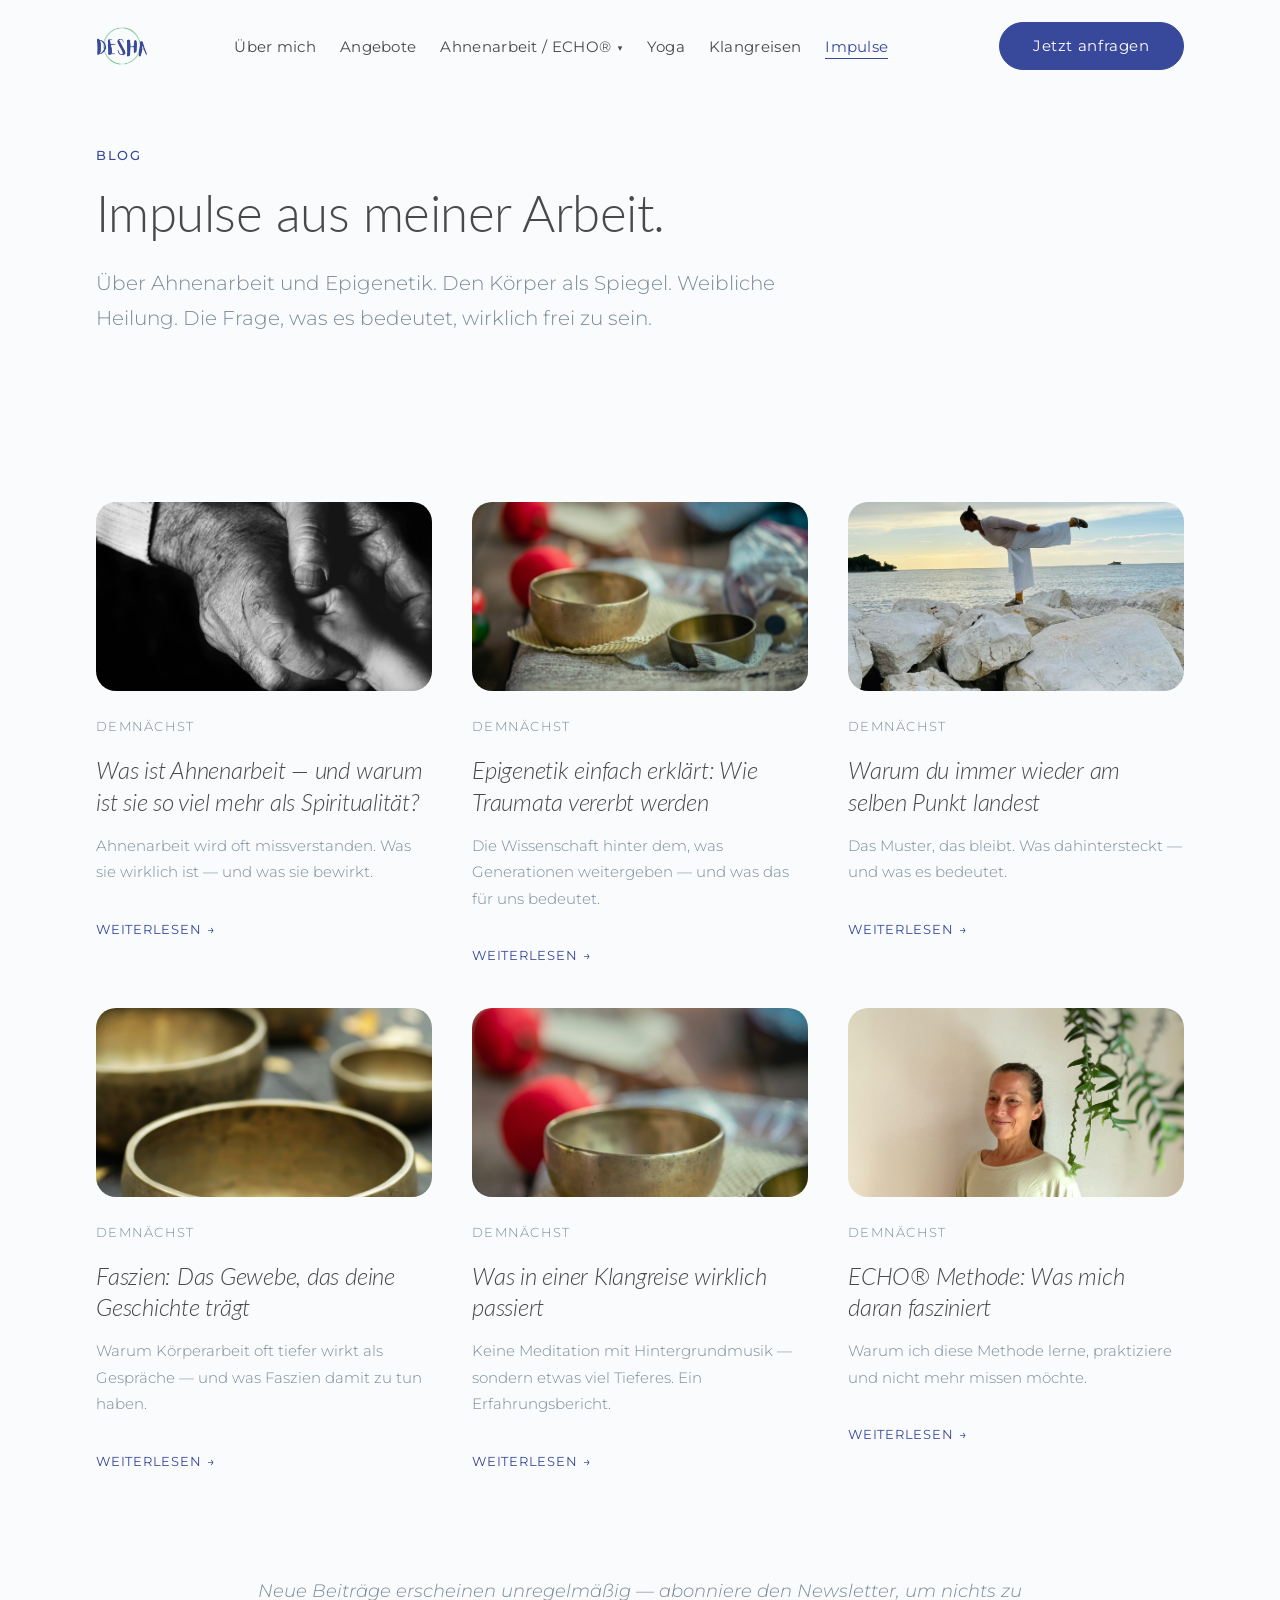
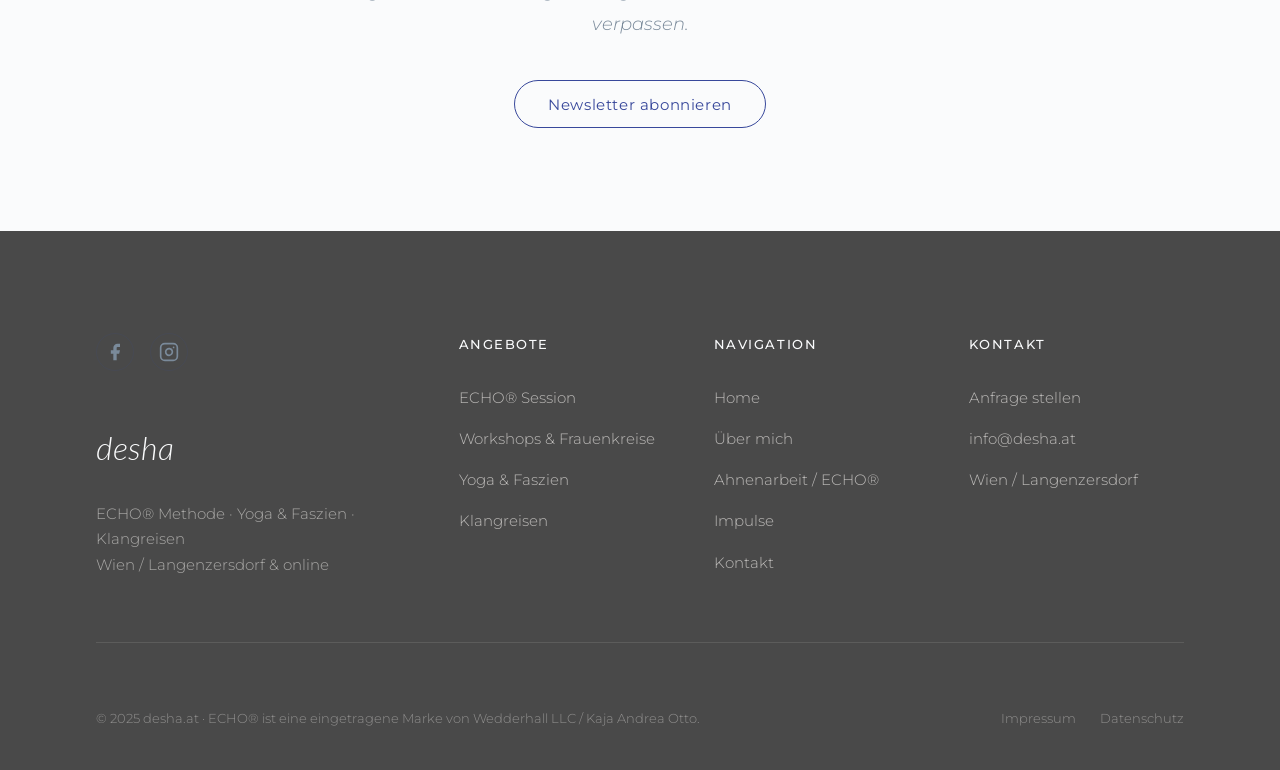
<file: blog/index.html>
<!DOCTYPE html>
<html lang="de">
<head>
  <meta charset="UTF-8">
  <meta name="viewport" content="width=device-width, initial-scale=1.0">
  <title>Impulse & Gedanken — Blog | desha.at</title>
  <meta name="description" content="Über Ahnenarbeit, weibliche Heilung, den Körper als Heimat — und was es bedeutet, wirklich frei zu sein.">
  <link rel="canonical" href="https://desha.at/blog">
  <meta name="robots" content="index, follow">

  <!-- Open Graph -->
  <meta property="og:title" content="Impulse & Gedanken — Blog | desha.at">
  <meta property="og:description" content="Über Ahnenarbeit, weibliche Heilung, den Körper als Heimat — und was es bedeutet, wirklich frei zu sein.">
  <meta property="og:type" content="website">
  <meta property="og:url" content="https://desha.at/blog">
  <meta property="og:image" content="https://desha.at/assets/images/portrait-monika.jpg">
  <meta property="og:locale" content="de_AT">
  <meta property="og:site_name" content="desha.at">

  <!-- Twitter Card -->
  <meta name="twitter:card" content="summary_large_image">
  <meta name="twitter:title" content="Impulse & Gedanken — Blog | desha.at">
  <meta name="twitter:description" content="Über Ahnenarbeit, weibliche Heilung, den Körper als Heimat — und was es bedeutet, wirklich frei zu sein.">
  <meta name="twitter:image" content="https://desha.at/assets/images/portrait-monika.jpg">

  <!-- JSON-LD: Blog -->
  <script type="application/ld+json">
  {
    "@context": "https://schema.org",
    "@type": "Blog",
    "name": "Impulse & Gedanken",
    "description": "Über Ahnenarbeit, weibliche Heilung, den Körper als Heimat — und was es bedeutet, wirklich frei zu sein.",
    "url": "https://desha.at/blog",
    "author": {
      "@type": "Person",
      "name": "Monika Tatrai",
      "url": "https://desha.at/ueber-mich"
    }
  }
  </script>

  <link rel="preconnect" href="https://fonts.googleapis.com">
  <link rel="preconnect" href="https://fonts.gstatic.com" crossorigin>
  <link href="https://fonts.googleapis.com/css2?family=Lato:ital,wght@0,300;0,400;0,700;1,300;1,400&family=Montserrat:wght@300;400;500&display=swap" rel="stylesheet">
  <link rel="stylesheet" href="../css/main.css">
  <link rel="stylesheet" href="../css/components.css">
  <link rel="stylesheet" href="../css/responsive.css">
</head>
<body>

  <header class="nav" role="banner">
    <div class="nav__inner">
      <a href="../index.html" class="nav__logo"><img src="../assets/images/DESHA_logo_klein.png" alt="DESHA" class="nav__logo-img"></a>
      <nav aria-label="Hauptnavigation">
        <ul class="nav__links" role="list">
          <li><a href="../ueber-mich.html" class="nav__link">Über mich</a></li>
          <li><a href="../angebote/index.html" class="nav__link">Angebote</a></li>
          <li class="nav__item--dropdown">
            <a href="../echo-methode.html" class="nav__link">Ahnenarbeit / ECHO® <span class="nav__arrow" aria-hidden="true">▾</span></a>
            <ul class="nav__dropdown" role="list">
              <li><a href="../echo-methode.html" class="nav__dropdown-link">Was ist die ECHO® Methode</a></li>
              <li><a href="../angebote/echo-session.html" class="nav__dropdown-link">1:1 Session</a></li>
              <li><a href="../angebote/online-retreat.html" class="nav__dropdown-link">ECHO – Orte &amp; Plätze</a></li>
              <li><a href="../angebote/gruppenarbeit.html" class="nav__dropdown-link">Workshop – Frauen</a></li>
            </ul>
          </li>
          <li><a href="../angebote/yoga-faszien.html" class="nav__link">Yoga</a></li>
          <li><a href="../angebote/klangreisen.html" class="nav__link">Klangreisen</a></li>
          <li><a href="../blog/index.html" class="nav__link is-active">Impulse</a></li>
        </ul>
      </nav>
      <a href="../kontakt.html" class="btn btn--primary nav__cta">Jetzt anfragen</a>
      <button class="nav__toggle" aria-label="Menü öffnen" aria-expanded="false" aria-controls="mobile-menu">
        <span></span><span></span><span></span>
      </button>
    </div>
    <nav id="mobile-menu" class="nav__mobile" aria-label="Mobile Navigation">
      <ul class="nav__mobile-links" role="list">
        <li><a href="../ueber-mich.html" class="nav__mobile-link">Über mich</a></li>
        <li><a href="../angebote/index.html" class="nav__mobile-link">Angebote</a></li>
        <li><a href="../echo-methode.html" class="nav__mobile-link">Ahnenarbeit / ECHO®</a></li>
        <li><a href="../angebote/echo-session.html" class="nav__mobile-link">— 1:1 Session</a></li>
        <li><a href="../angebote/online-retreat.html" class="nav__mobile-link">— ECHO – Orte &amp; Plätze</a></li>
        <li><a href="../angebote/gruppenarbeit.html" class="nav__mobile-link">— Workshop – Frauen</a></li>
        <li><a href="../angebote/yoga-faszien.html" class="nav__mobile-link">Yoga</a></li>
        <li><a href="../angebote/klangreisen.html" class="nav__mobile-link">Klangreisen</a></li>
        <li><a href="../blog/index.html" class="nav__mobile-link is-active">Impulse</a></li>
        <li><a href="../kontakt.html" class="nav__mobile-link">Kontakt</a></li>
      </ul>
      <a href="../kontakt.html" class="btn btn--primary" style="align-self:flex-start;margin-top:auto;">Jetzt anfragen</a>
    </nav>
  </header>

  <main>

    <!-- PAGE HEADER -->
    <section style="padding-top:9rem;padding-bottom:var(--space-xl);" aria-labelledby="page-title">
      <div class="u-container">
        <span class="kicker fade-in">Blog</span>
        <h1 id="page-title" class="fade-in fade-in--delay-1">Impulse aus meiner Arbeit.</h1>
        <p class="lead fade-in fade-in--delay-2" style="margin-top:var(--space-md);max-width:55ch;">
          Über Ahnenarbeit und Epigenetik. Den Körper als Spiegel. Weibliche Heilung. Die Frage, was es bedeutet, wirklich frei zu sein.
        </p>
      </div>
    </section>

    <!-- BLOG GRID -->
    <section class="u-section" aria-label="Blog-Beiträge">
      <div class="u-container">
        <div class="blog-grid u-grid u-grid--3">

          <!-- Artikel 1 -->
          <article class="fade-in fade-in--delay-1">
            <a href="#" style="display:block;border-radius:var(--radius-lg);overflow:hidden;margin-bottom:var(--space-md);">
              <img
                src="../assets/images/echo-ritual.jpg"
                alt="ECHO® Ritual — Ahnenarbeit"
                style="width:100%;aspect-ratio:16/9;object-fit:cover;display:block;transition:transform 0.4s ease;"
                loading="lazy"
                onmouseover="this.style.transform='scale(1.03)'"
                onmouseout="this.style.transform='scale(1)'"
              >
            </a>
            <div class="blog-card">
              <span class="blog-card__date">Demnächst</span>
              <h2 class="blog-card__title"><a href="#">Was ist Ahnenarbeit — und warum ist sie so viel mehr als Spiritualität?</a></h2>
              <p class="blog-card__excerpt">Ahnenarbeit wird oft missverstanden. Was sie wirklich ist — und was sie bewirkt.</p>
              <a href="#" class="btn--link" style="margin-top:var(--space-sm);">Weiterlesen</a>
            </div>
          </article>

          <!-- Artikel 2 -->
          <article class="fade-in fade-in--delay-2">
            <a href="#" style="display:block;border-radius:var(--radius-lg);overflow:hidden;margin-bottom:var(--space-md);">
              <img
                src="../assets/images/klang-hero.jpg"
                alt="Klangschalen — Epigenetik und Trauma"
                style="width:100%;aspect-ratio:16/9;object-fit:cover;display:block;transition:transform 0.4s ease;"
                loading="lazy"
                onmouseover="this.style.transform='scale(1.03)'"
                onmouseout="this.style.transform='scale(1)'"
              >
            </a>
            <div class="blog-card">
              <span class="blog-card__date">Demnächst</span>
              <h2 class="blog-card__title"><a href="#">Epigenetik einfach erklärt: Wie Traumata vererbt werden</a></h2>
              <p class="blog-card__excerpt">Die Wissenschaft hinter dem, was Generationen weitergeben — und was das für uns bedeutet.</p>
              <a href="#" class="btn--link" style="margin-top:var(--space-sm);">Weiterlesen</a>
            </div>
          </article>

          <!-- Artikel 3 -->
          <article class="fade-in fade-in--delay-3">
            <a href="#" style="display:block;border-radius:var(--radius-lg);overflow:hidden;margin-bottom:var(--space-md);">
              <img
                src="../assets/images/yoga.jpg"
                alt="Yoga — Muster erkennen und loslassen"
                style="width:100%;aspect-ratio:16/9;object-fit:cover;display:block;transition:transform 0.4s ease;"
                loading="lazy"
                onmouseover="this.style.transform='scale(1.03)'"
                onmouseout="this.style.transform='scale(1)'"
              >
            </a>
            <div class="blog-card">
              <span class="blog-card__date">Demnächst</span>
              <h2 class="blog-card__title"><a href="#">Warum du immer wieder am selben Punkt landest</a></h2>
              <p class="blog-card__excerpt">Das Muster, das bleibt. Was dahintersteckt — und was es bedeutet.</p>
              <a href="#" class="btn--link" style="margin-top:var(--space-sm);">Weiterlesen</a>
            </div>
          </article>

          <!-- Artikel 4 -->
          <article class="fade-in fade-in--delay-1">
            <a href="#" style="display:block;border-radius:var(--radius-lg);overflow:hidden;margin-bottom:var(--space-md);">
              <img
                src="../assets/images/klang-hand.jpg"
                alt="Klangschale — Faszien und emotionale Körperarbeit"
                style="width:100%;aspect-ratio:16/9;object-fit:cover;display:block;transition:transform 0.4s ease;"
                loading="lazy"
                onmouseover="this.style.transform='scale(1.03)'"
                onmouseout="this.style.transform='scale(1)'"
              >
            </a>
            <div class="blog-card">
              <span class="blog-card__date">Demnächst</span>
              <h2 class="blog-card__title"><a href="#">Faszien: Das Gewebe, das deine Geschichte trägt</a></h2>
              <p class="blog-card__excerpt">Warum Körperarbeit oft tiefer wirkt als Gespräche — und was Faszien damit zu tun haben.</p>
              <a href="#" class="btn--link" style="margin-top:var(--space-sm);">Weiterlesen</a>
            </div>
          </article>

          <!-- Artikel 5 -->
          <article class="fade-in fade-in--delay-2">
            <a href="#" style="display:block;border-radius:var(--radius-lg);overflow:hidden;margin-bottom:var(--space-md);">
              <img
                src="../assets/images/klang-tisch.jpg"
                alt="Klangschale auf Holztisch — was in einer Klangreise passiert"
                style="width:100%;aspect-ratio:16/9;object-fit:cover;display:block;transition:transform 0.4s ease;"
                loading="lazy"
                onmouseover="this.style.transform='scale(1.03)'"
                onmouseout="this.style.transform='scale(1)'"
              >
            </a>
            <div class="blog-card">
              <span class="blog-card__date">Demnächst</span>
              <h2 class="blog-card__title"><a href="#">Was in einer Klangreise wirklich passiert</a></h2>
              <p class="blog-card__excerpt">Keine Meditation mit Hintergrundmusik — sondern etwas viel Tieferes. Ein Erfahrungsbericht.</p>
              <a href="#" class="btn--link" style="margin-top:var(--space-sm);">Weiterlesen</a>
            </div>
          </article>

          <!-- Artikel 6 -->
          <article class="fade-in fade-in--delay-3">
            <a href="#" style="display:block;border-radius:var(--radius-lg);overflow:hidden;margin-bottom:var(--space-md);">
              <img
                src="../assets/images/portrait-monika.jpg"
                alt="Monika Tatrai — ECHO® Methode"
                style="width:100%;aspect-ratio:16/9;object-fit:cover;display:block;transition:transform 0.4s ease;"
                loading="lazy"
                onmouseover="this.style.transform='scale(1.03)'"
                onmouseout="this.style.transform='scale(1)'"
              >
            </a>
            <div class="blog-card">
              <span class="blog-card__date">Demnächst</span>
              <h2 class="blog-card__title"><a href="#">ECHO® Methode: Was mich daran fasziniert</a></h2>
              <p class="blog-card__excerpt">Warum ich diese Methode lerne, praktiziere und nicht mehr missen möchte.</p>
              <a href="#" class="btn--link" style="margin-top:var(--space-sm);">Weiterlesen</a>
            </div>
          </article>

        </div>

        <!-- Mehr Artikel Hinweis -->
        <div class="u-text-center" style="margin-top:var(--space-2xl);" class="fade-in">
          <p style="color:var(--color-text-muted);font-style:italic;">Neue Beiträge erscheinen unregelmäßig — abonniere den Newsletter, um nichts zu verpassen.</p>
          <a href="../index.html#newsletter" class="btn btn--ghost" style="margin-top:var(--space-lg);">Newsletter abonnieren</a>
        </div>

      </div>
    </section>

  </main>

  <footer class="footer" role="contentinfo">
    <div class="footer__inner">
      <div class="footer__top">
        <div class="footer__brand"><div class="footer__social"><a href="https://www.facebook.com/desha.monikatatrai" class="footer__social-link" target="_blank" rel="noopener" aria-label="Facebook"><svg xmlns="http://www.w3.org/2000/svg" width="20" height="20" viewBox="0 0 24 24" fill="currentColor" aria-hidden="true"><path d="M18 2h-3a5 5 0 0 0-5 5v3H7v4h3v8h4v-8h3l1-4h-4V7a1 1 0 0 1 1-1h3z"/></svg></a><a href="https://www.instagram.com/desha.monikatatrai" class="footer__social-link" target="_blank" rel="noopener" aria-label="Instagram"><svg xmlns="http://www.w3.org/2000/svg" width="20" height="20" viewBox="0 0 24 24" fill="none" stroke="currentColor" stroke-width="2" stroke-linecap="round" stroke-linejoin="round" aria-hidden="true"><rect x="2" y="2" width="20" height="20" rx="5" ry="5"/><path d="M16 11.37A4 4 0 1 1 12.63 8 4 4 0 0 1 16 11.37z"/><line x1="17.5" y1="6.5" x2="17.51" y2="6.5"/></svg></a></div><a href="../index.html" class="footer__logo">desha</a><p class="footer__tagline">ECHO® Methode · Yoga & Faszien · Klangreisen<br>Wien / Langenzersdorf &amp; online</p></div>
        <div><p class="footer__col-title">Angebote</p><ul class="footer__links" role="list"><li><a href="../angebote/echo-session.html" class="footer__link">ECHO® Session</a></li><li><a href="../angebote/gruppenarbeit.html" class="footer__link">Workshops &amp; Frauenkreise</a></li><li><a href="../angebote/yoga-faszien.html" class="footer__link">Yoga &amp; Faszien</a></li><li><a href="../angebote/klangreisen.html" class="footer__link">Klangreisen</a></li></ul></div>
        <div><p class="footer__col-title">Navigation</p><ul class="footer__links" role="list"><li><a href="../index.html" class="footer__link">Home</a></li><li><a href="../ueber-mich.html" class="footer__link">Über mich</a></li><li><a href="../echo-methode.html" class="footer__link">Ahnenarbeit / ECHO®</a></li><li><a href="../blog/index.html" class="footer__link">Impulse</a></li><li><a href="../kontakt.html" class="footer__link">Kontakt</a></li></ul></div>
        <div><p class="footer__col-title">Kontakt</p><ul class="footer__links" role="list"><li><a href="../kontakt.html" class="footer__link">Anfrage stellen</a></li><li><a href="mailto:info@desha.at" class="footer__link">info@desha.at</a></li><li><span class="footer__link" style="cursor:default;">Wien / Langenzersdorf</span></li></ul></div>
      </div>
      <div class="footer__bottom"><span>© 2025 desha.at · ECHO® ist eine eingetragene Marke von Wedderhall LLC / Kaja Andrea Otto.</span><nav class="footer__legal" aria-label="Rechtliche Links"><a href="../impressum.html" class="footer__legal-link">Impressum</a><a href="../impressum.html#datenschutz" class="footer__legal-link">Datenschutz</a></nav></div>
    </div>
  </footer>
  <script src="../js/main.js"></script>
</body>
</html>
</file>
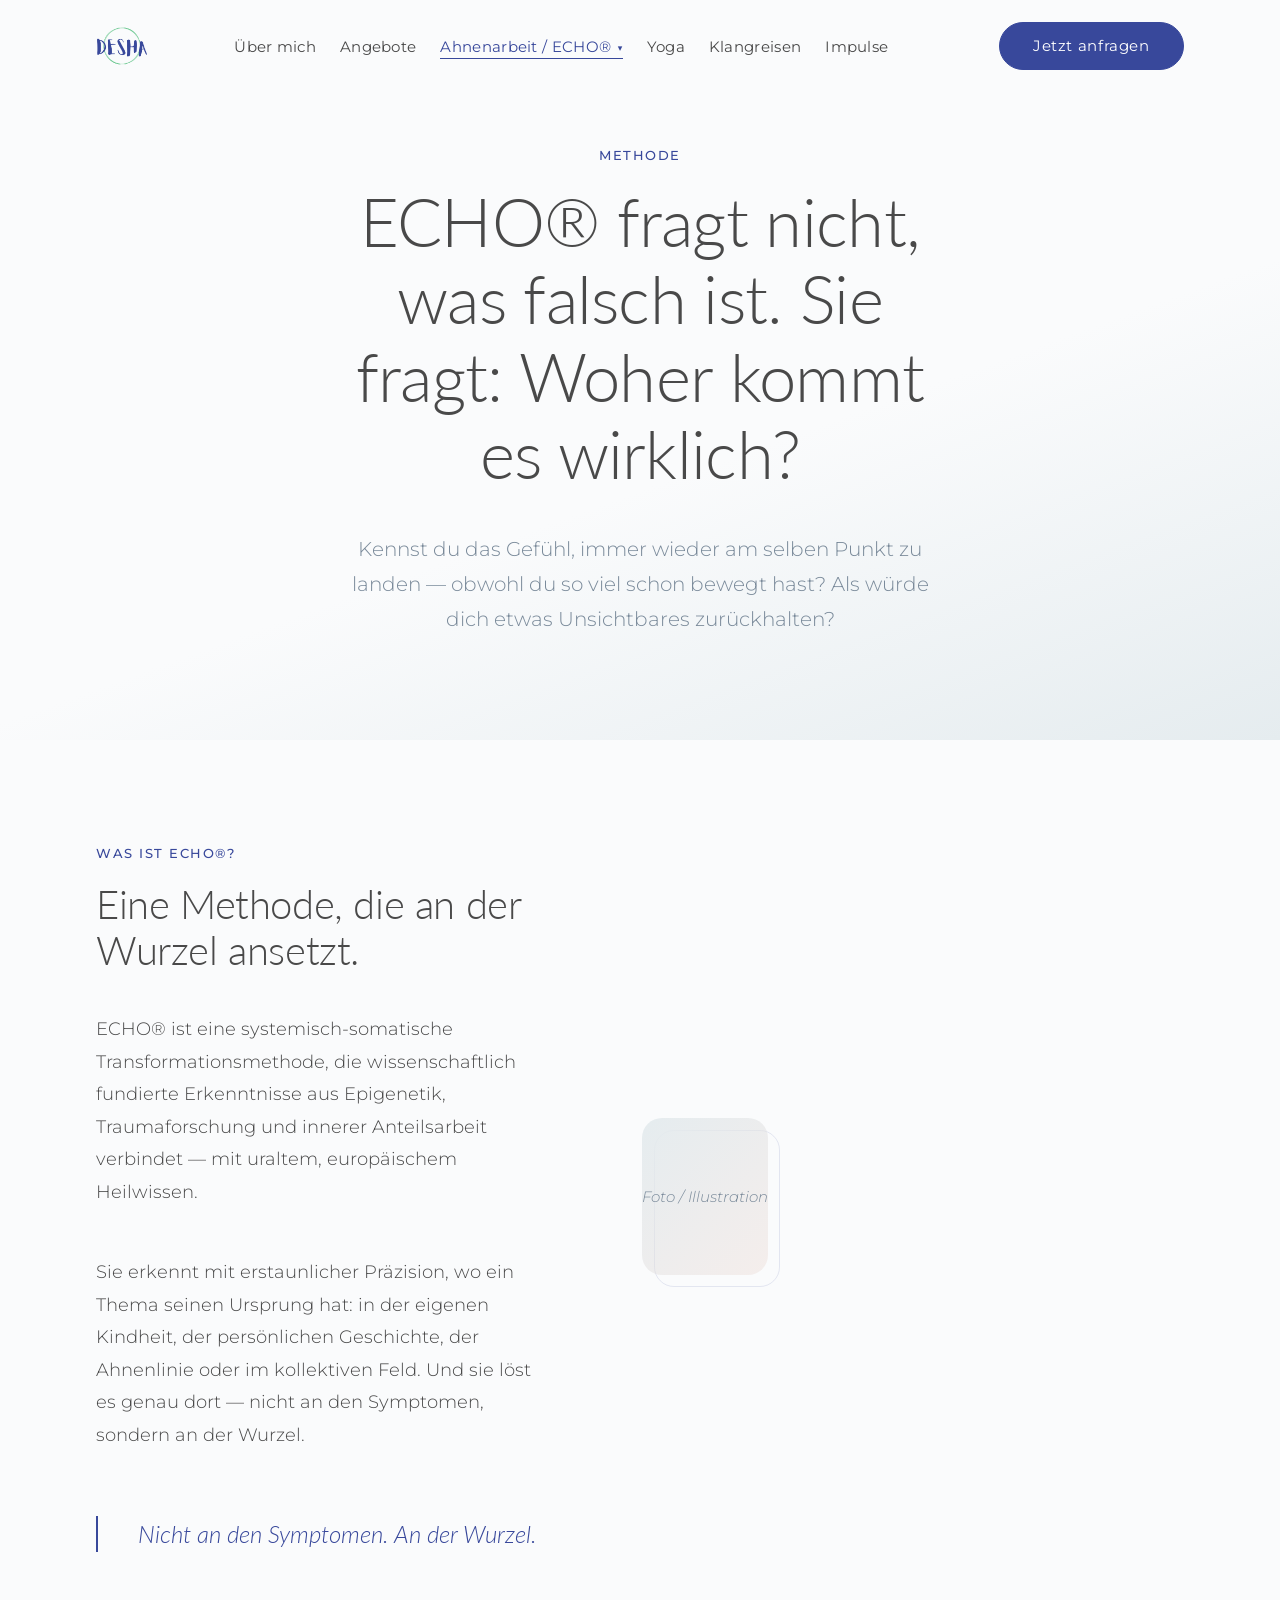
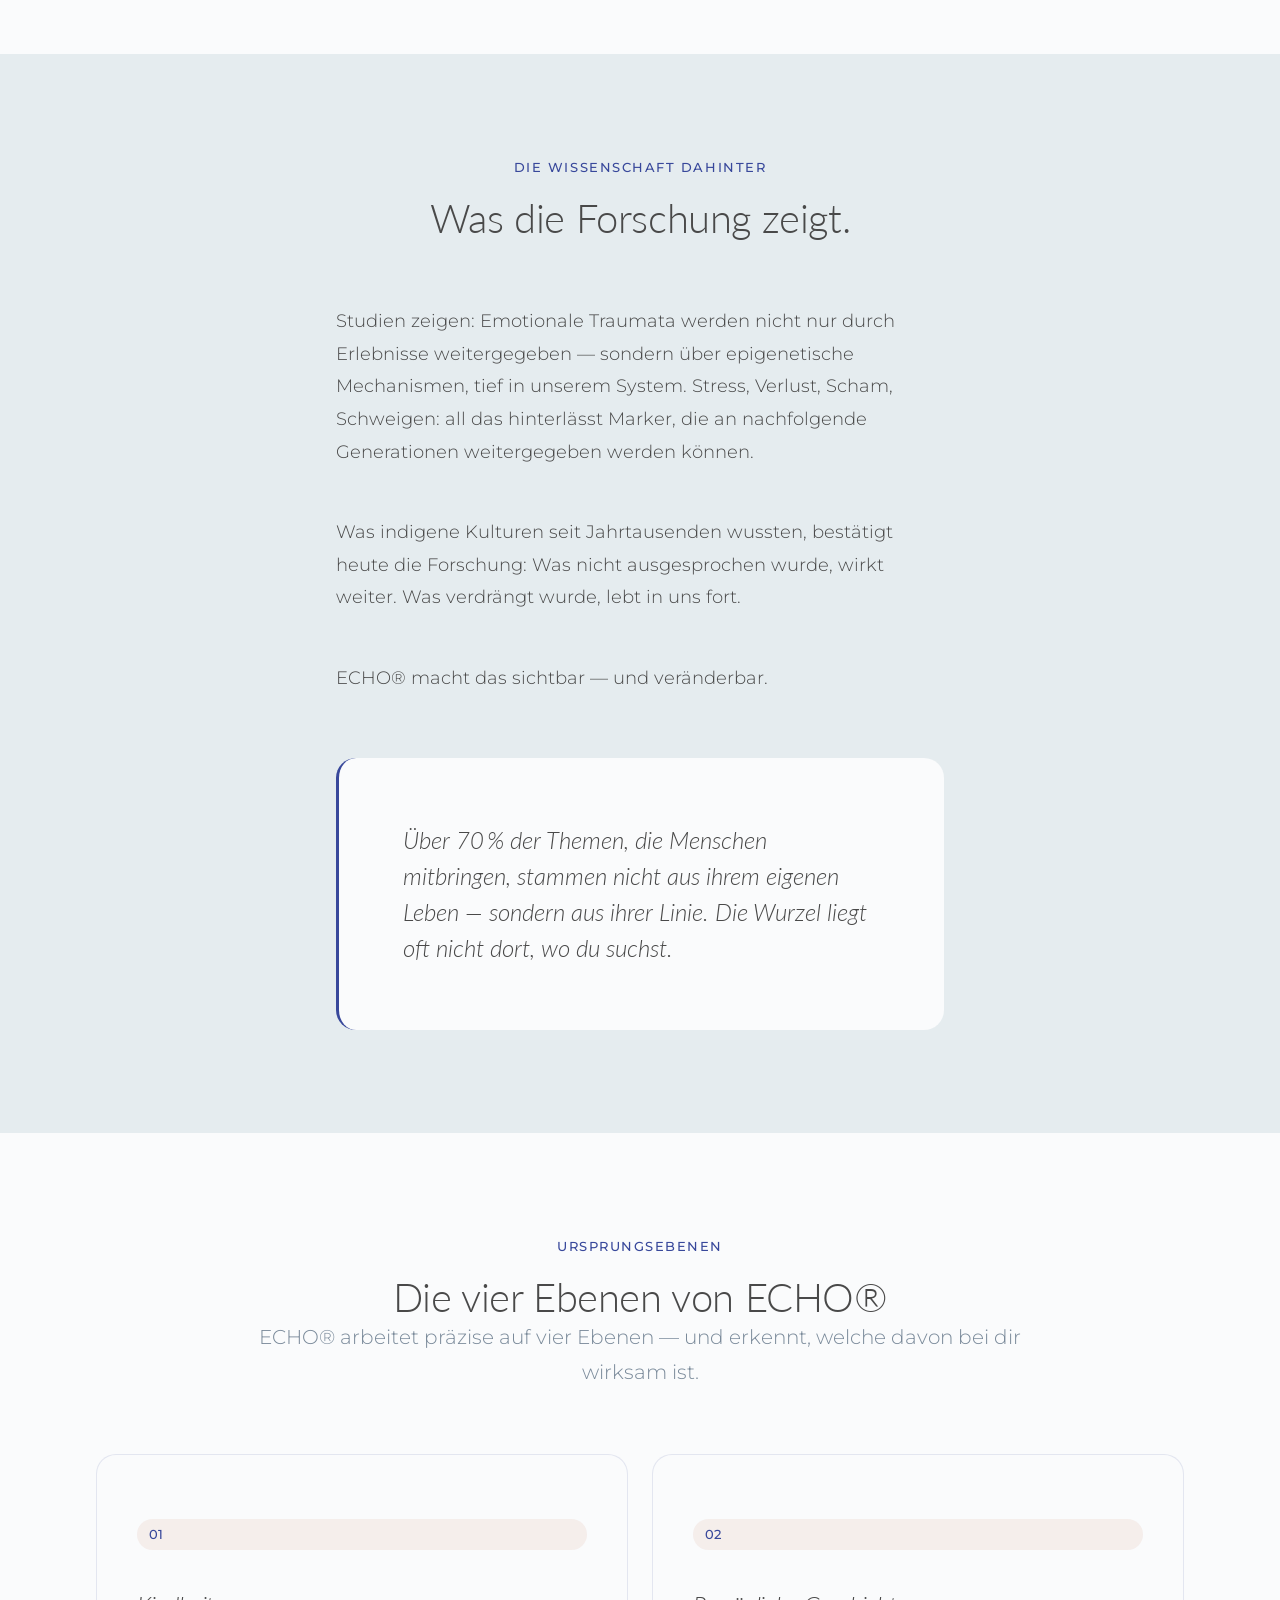
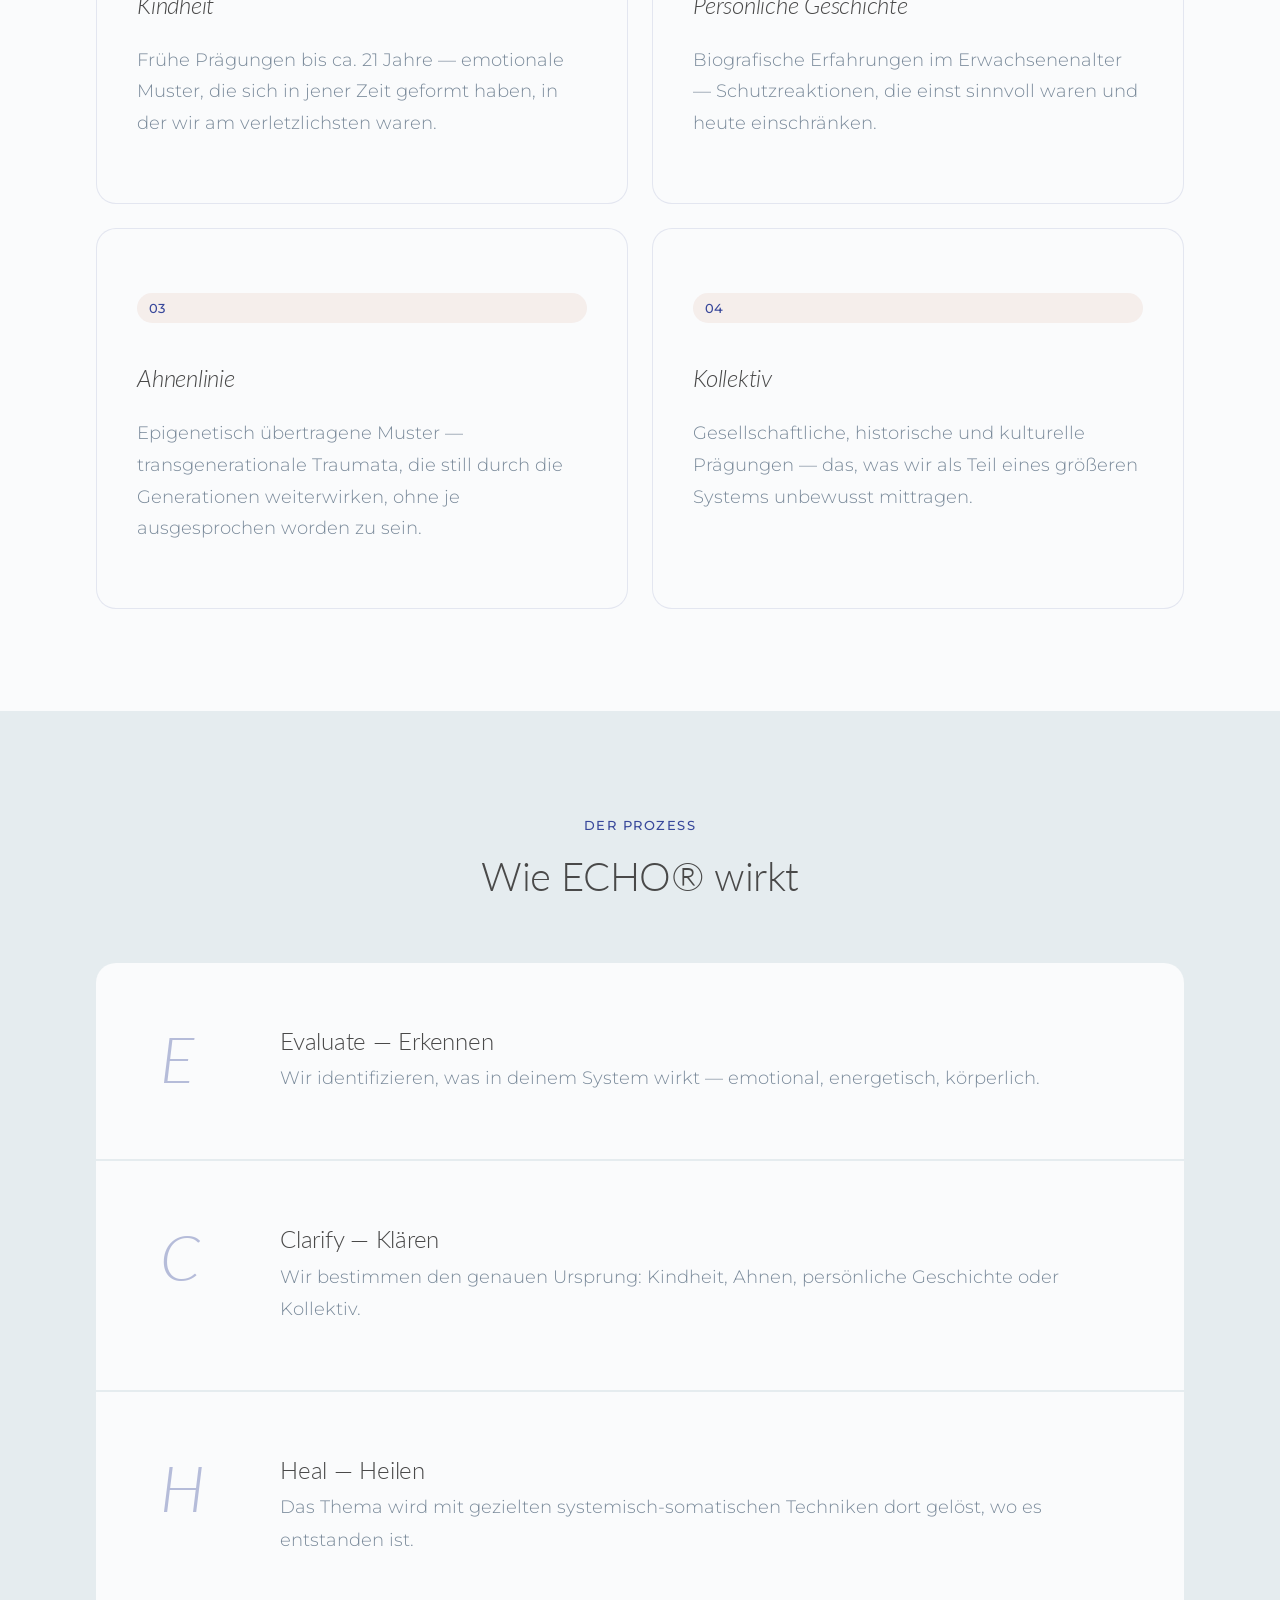
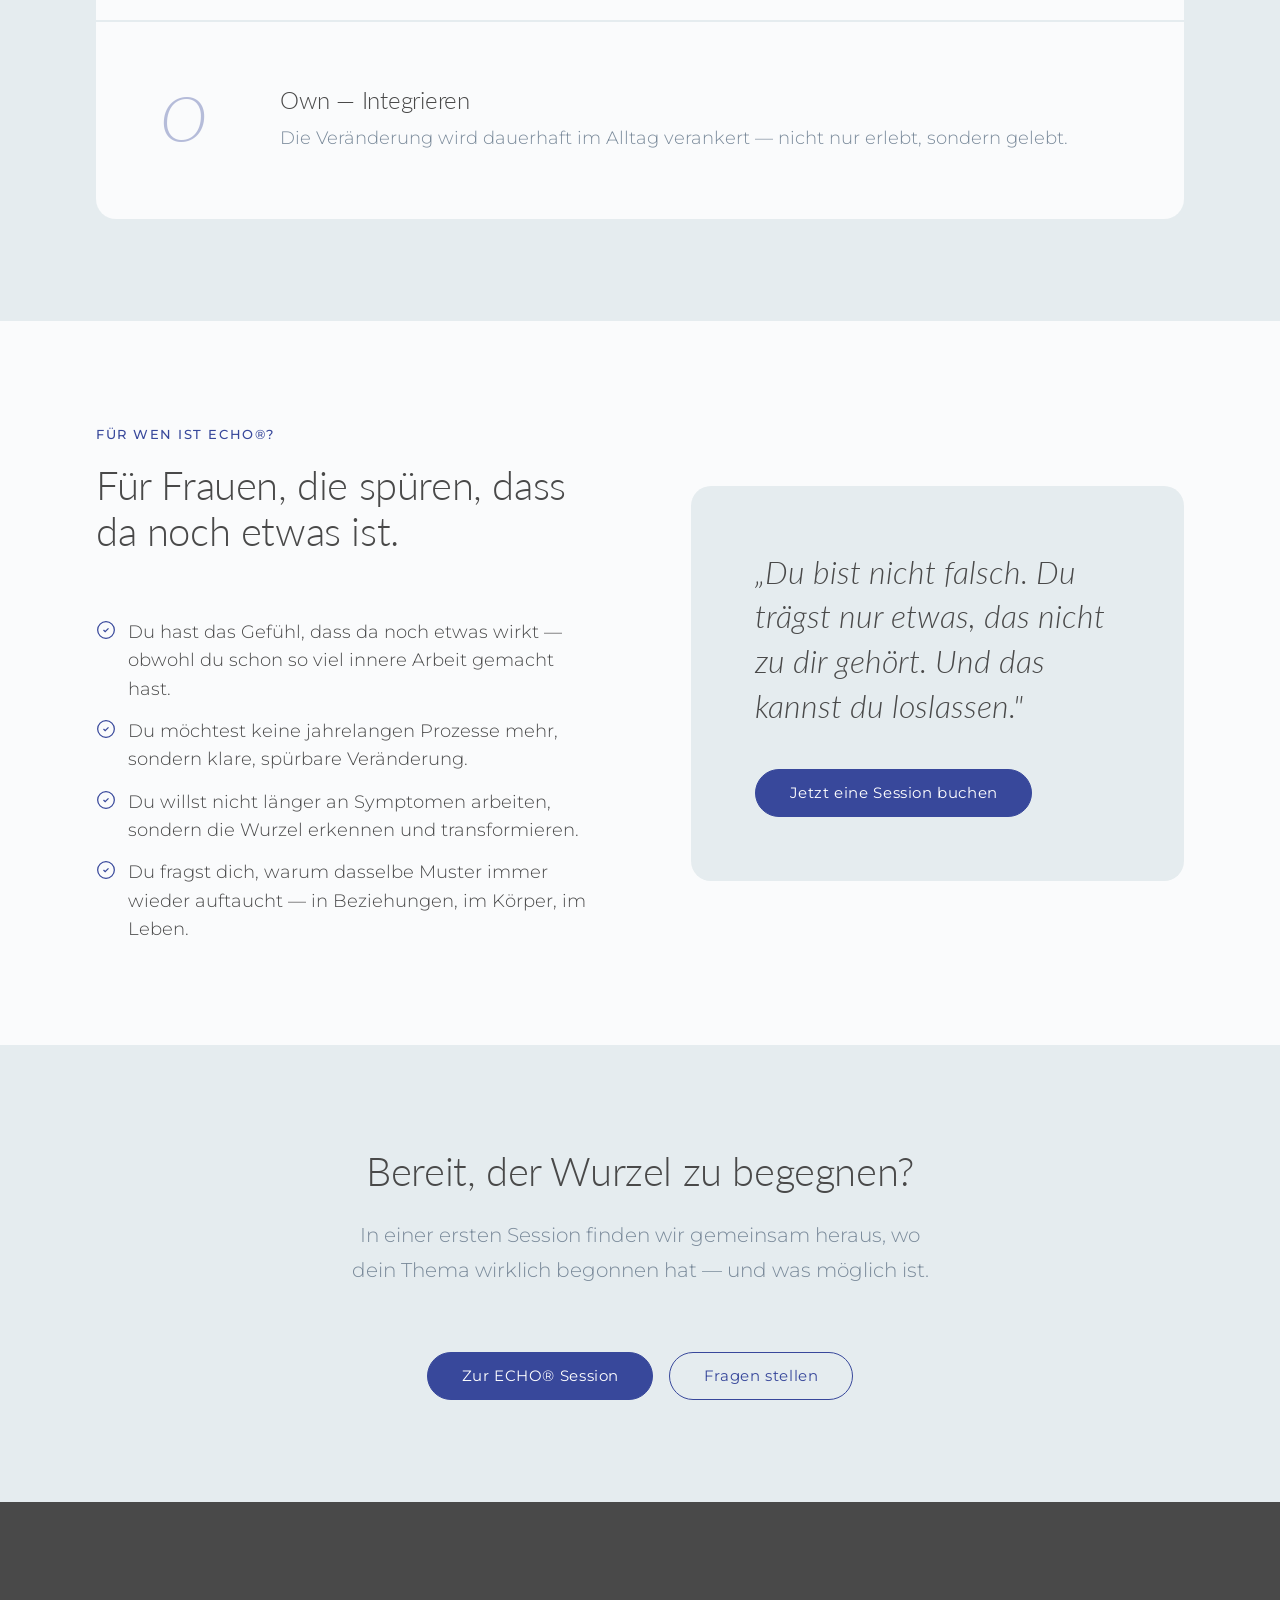
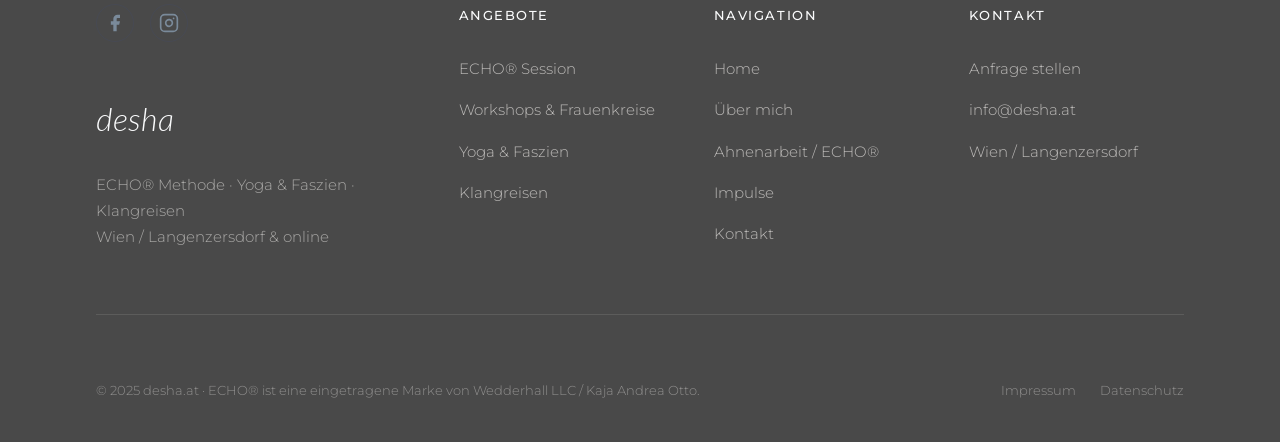
<file: echo-methode.html>
<!DOCTYPE html>
<html lang="de">
<head>
  <meta charset="UTF-8">
  <meta name="viewport" content="width=device-width, initial-scale=1.0">
  <title>ECHO® Methode — Ahnenarbeit & epigenetische Transformation | desha.at</title>
  <meta name="description" content="Die ECHO® Methode verbindet Epigenetik mit alter Weisheit. Präzise, sanft, tief. Einzelsessions und Gruppen in Wien/Langenzersdorf und online.">
  <link rel="canonical" href="https://desha.at/echo-methode">
  <meta name="robots" content="index, follow">

  <!-- Open Graph -->
  <meta property="og:title" content="ECHO® Methode — Ahnenarbeit & epigenetische Transformation | desha.at">
  <meta property="og:description" content="Die ECHO® Methode verbindet Epigenetik mit alter Weisheit. Präzise, sanft, tief. Einzelsessions und Gruppen in Wien/Langenzersdorf und online.">
  <meta property="og:type" content="website">
  <meta property="og:url" content="https://desha.at/echo-methode">
  <meta property="og:image" content="https://desha.at/assets/images/portrait-monika.jpg">
  <meta property="og:locale" content="de_AT">
  <meta property="og:site_name" content="desha.at">

  <!-- Twitter Card -->
  <meta name="twitter:card" content="summary_large_image">
  <meta name="twitter:title" content="ECHO® Methode — Ahnenarbeit & epigenetische Transformation | desha.at">
  <meta name="twitter:description" content="Die ECHO® Methode verbindet Epigenetik mit alter Weisheit. Präzise, sanft, tief.">
  <meta name="twitter:image" content="https://desha.at/assets/images/portrait-monika.jpg">

  <!-- JSON-LD: Service -->
  <script type="application/ld+json">
  {
    "@context": "https://schema.org",
    "@type": "Service",
    "name": "ECHO® Methode",
    "description": "Die ECHO® Methode verbindet Epigenetik mit alter Weisheit für tiefe Transformation auf der Ebene von Ahnenmustern und Körpergedächtnis.",
    "url": "https://desha.at/echo-methode",
    "provider": {
      "@type": "LocalBusiness",
      "name": "desha.at — Monika Tatrai",
      "url": "https://desha.at"
    },
    "areaServed": ["Wien", "Langenzersdorf", "Online"],
    "serviceType": "Transformation & Ahnenarbeit"
  }
  </script>

  <link rel="preconnect" href="https://fonts.googleapis.com">
  <link rel="preconnect" href="https://fonts.gstatic.com" crossorigin>
  <link href="https://fonts.googleapis.com/css2?family=Lato:ital,wght@0,300;0,400;0,700;1,300;1,400&family=Montserrat:wght@300;400;500&display=swap" rel="stylesheet">

  <link rel="stylesheet" href="css/main.css">
  <link rel="stylesheet" href="css/components.css">
  <link rel="stylesheet" href="css/responsive.css">
</head>
<body>

  <!-- NAV -->
  <header class="nav" role="banner">
    <div class="nav__inner">
      <a href="index.html" class="nav__logo"><img src="assets/images/DESHA_logo_klein.png" alt="DESHA" class="nav__logo-img"></a>
      <nav aria-label="Hauptnavigation">
        <ul class="nav__links" role="list">
          <li><a href="ueber-mich.html" class="nav__link">Über mich</a></li>
          <li><a href="angebote/index.html" class="nav__link">Angebote</a></li>
          <li class="nav__item--dropdown">
            <a href="echo-methode.html" class="nav__link is-active">Ahnenarbeit / ECHO® <span class="nav__arrow" aria-hidden="true">▾</span></a>
            <ul class="nav__dropdown" role="list">
              <li><a href="echo-methode.html" class="nav__dropdown-link">Was ist die ECHO® Methode</a></li>
              <li><a href="angebote/echo-session.html" class="nav__dropdown-link">1:1 Session</a></li>
              <li><a href="angebote/online-retreat.html" class="nav__dropdown-link">ECHO – Orte &amp; Plätze</a></li>
              <li><a href="angebote/gruppenarbeit.html" class="nav__dropdown-link">Workshop – Frauen</a></li>
            </ul>
          </li>
          <li><a href="angebote/yoga-faszien.html" class="nav__link">Yoga</a></li>
          <li><a href="angebote/klangreisen.html" class="nav__link">Klangreisen</a></li>
          <li><a href="blog/index.html" class="nav__link">Impulse</a></li>
        </ul>
      </nav>
      <a href="kontakt.html" class="btn btn--primary nav__cta">Jetzt anfragen</a>
      <button class="nav__toggle" aria-label="Menü öffnen" aria-expanded="false" aria-controls="mobile-menu">
        <span></span><span></span><span></span>
      </button>
    </div>
    <nav id="mobile-menu" class="nav__mobile" aria-label="Mobile Navigation">
      <ul class="nav__mobile-links" role="list">
        <li><a href="ueber-mich.html" class="nav__mobile-link">Über mich</a></li>
        <li><a href="angebote/index.html" class="nav__mobile-link">Angebote</a></li>
        <li><a href="echo-methode.html" class="nav__mobile-link is-active">Ahnenarbeit / ECHO®</a></li>
        <li><a href="angebote/echo-session.html" class="nav__mobile-link">— 1:1 Session</a></li>
        <li><a href="angebote/online-retreat.html" class="nav__mobile-link">— ECHO – Orte &amp; Plätze</a></li>
        <li><a href="angebote/gruppenarbeit.html" class="nav__mobile-link">— Workshop – Frauen</a></li>
        <li><a href="angebote/yoga-faszien.html" class="nav__mobile-link">Yoga</a></li>
        <li><a href="angebote/klangreisen.html" class="nav__mobile-link">Klangreisen</a></li>
        <li><a href="blog/index.html" class="nav__mobile-link">Impulse</a></li>
        <li><a href="kontakt.html" class="nav__mobile-link">Kontakt</a></li>
      </ul>
      <a href="kontakt.html" class="btn btn--primary" style="align-self:flex-start;margin-top:auto;">Jetzt anfragen</a>
    </nav>
  </header>

  <main>

    <!-- PAGE HERO -->
    <section style="
      padding-top: 9rem;
      padding-bottom: var(--space-2xl);
      background: linear-gradient(160deg, var(--color-bg) 60%, var(--color-surface) 100%);
    " aria-labelledby="page-title">
      <div class="u-container u-container--narrow u-text-center">
        <span class="kicker fade-in">Methode</span>
        <h1 id="page-title" class="fade-in fade-in--delay-1" style="font-size: var(--text-5xl); margin-bottom: var(--space-lg);">
          ECHO® fragt nicht, was falsch ist. Sie fragt: Woher kommt es wirklich?
        </h1>
        <p class="lead fade-in fade-in--delay-2" style="margin-inline: auto;">
          Kennst du das Gefühl, immer wieder am selben Punkt zu landen — obwohl du so viel schon bewegt hast?
          Als würde dich etwas Unsichtbares zurückhalten?
        </p>
      </div>
    </section>


    <!-- WAS IST ECHO -->
    <section class="u-section" aria-labelledby="was-ist-title">
      <div class="u-container">
        <div class="split split--wide-reversed">

          <div class="fade-in">
            <span class="kicker">Was ist ECHO®?</span>
            <h2 id="was-ist-title">Eine Methode, die an der Wurzel ansetzt.</h2>
            <div style="margin-top: var(--space-lg); display: grid; gap: var(--space-md);">
              <p>
                ECHO® ist eine systemisch-somatische Transformationsmethode, die wissenschaftlich
                fundierte Erkenntnisse aus Epigenetik, Traumaforschung und innerer Anteilsarbeit
                verbindet — mit uraltem, europäischem Heilwissen.
              </p>
              <p>
                Sie erkennt mit erstaunlicher Präzision, wo ein Thema seinen Ursprung hat: in der
                eigenen Kindheit, der persönlichen Geschichte, der Ahnenlinie oder im kollektiven
                Feld. Und sie löst es genau dort — nicht an den Symptomen, sondern an der Wurzel.
              </p>
            </div>
            <blockquote style="margin-top: var(--space-xl);">
              Nicht an den Symptomen. An der Wurzel.
            </blockquote>
          </div>

          <!-- Bild-Platzhalter -->
          <div class="split__image fade-in fade-in--delay-1">
            <div class="img-frame">
              <div style="
                aspect-ratio: 4/5;
                background: linear-gradient(135deg, var(--color-surface) 0%, rgba(196,119,90,0.1) 100%);
                border-radius: var(--radius-lg);
                display: flex; align-items: center; justify-content: center;
                color: var(--color-text-muted); font-style: italic; font-size: var(--text-sm);
              ">Foto / Illustration</div>
            </div>
          </div>

        </div>
      </div>
    </section>


    <!-- WISSENSCHAFT -->
    <section class="u-section u-bg-surface" aria-labelledby="wissenschaft-title">
      <div class="u-container u-container--narrow">
        <div class="u-text-center fade-in">
          <span class="kicker">Die Wissenschaft dahinter</span>
          <h2 id="wissenschaft-title">Was die Forschung zeigt.</h2>
        </div>

        <div style="margin-top: var(--space-xl); display: grid; gap: var(--space-md);" class="fade-in fade-in--delay-1">
          <p>
            Studien zeigen: Emotionale Traumata werden nicht nur durch Erlebnisse weitergegeben —
            sondern über epigenetische Mechanismen, tief in unserem System. Stress, Verlust, Scham,
            Schweigen: all das hinterlässt Marker, die an nachfolgende Generationen weitergegeben
            werden können.
          </p>
          <p>
            Was indigene Kulturen seit Jahrtausenden wussten, bestätigt heute die Forschung: Was
            nicht ausgesprochen wurde, wirkt weiter. Was verdrängt wurde, lebt in uns fort.
          </p>
          <p>
            ECHO® macht das sichtbar — und veränderbar.
          </p>
        </div>

        <!-- Highlight-Box -->
        <div style="
          margin-top: var(--space-xl);
          padding: var(--space-xl);
          background: var(--color-bg);
          border-radius: var(--radius-lg);
          border-left: 3px solid var(--color-primary);
          font-family: var(--font-serif);
          font-size: var(--text-xl);
          font-style: italic;
          font-weight: 300;
          line-height: 1.5;
          color: var(--color-text);
        " class="fade-in fade-in--delay-2">
          Über 70&thinsp;% der Themen, die Menschen mitbringen, stammen nicht aus ihrem eigenen
          Leben — sondern aus ihrer Linie. Die Wurzel liegt oft nicht dort, wo du suchst.
        </div>
      </div>
    </section>


    <!-- 4 URSPRUNGSEBENEN -->
    <section class="u-section" aria-labelledby="ebenen-title">
      <div class="u-container">
        <div class="section-header section-header--center fade-in">
          <span class="kicker">Ursprungsebenen</span>
          <h2 id="ebenen-title">Die vier Ebenen von ECHO®</h2>
          <p class="section-header__text lead">
            ECHO® arbeitet präzise auf vier Ebenen — und erkennt, welche davon bei dir wirksam ist.
          </p>
        </div>

        <div class="u-grid u-grid--2" style="margin-top: var(--space-xl); gap: var(--space-md);">

          <div class="card fade-in fade-in--delay-1">
            <span class="tag">01</span>
            <h3 class="card__title" style="font-size: var(--text-xl); margin-top: var(--space-sm);">Kindheit</h3>
            <p class="card__text">
              Frühe Prägungen bis ca. 21 Jahre — emotionale Muster, die sich in jener Zeit
              geformt haben, in der wir am verletzlichsten waren.
            </p>
          </div>

          <div class="card fade-in fade-in--delay-2">
            <span class="tag">02</span>
            <h3 class="card__title" style="font-size: var(--text-xl); margin-top: var(--space-sm);">Persönliche Geschichte</h3>
            <p class="card__text">
              Biografische Erfahrungen im Erwachsenenalter — Schutzreaktionen, die einst sinnvoll
              waren und heute einschränken.
            </p>
          </div>

          <div class="card fade-in fade-in--delay-3">
            <span class="tag">03</span>
            <h3 class="card__title" style="font-size: var(--text-xl); margin-top: var(--space-sm);">Ahnenlinie</h3>
            <p class="card__text">
              Epigenetisch übertragene Muster — transgenerationale Traumata, die still durch
              die Generationen weiterwirken, ohne je ausgesprochen worden zu sein.
            </p>
          </div>

          <div class="card fade-in fade-in--delay-4">
            <span class="tag">04</span>
            <h3 class="card__title" style="font-size: var(--text-xl); margin-top: var(--space-sm);">Kollektiv</h3>
            <p class="card__text">
              Gesellschaftliche, historische und kulturelle Prägungen — das, was wir als Teil
              eines größeren Systems unbewusst mittragen.
            </p>
          </div>

        </div>
      </div>
    </section>


    <!-- 4 SCHRITTE (E-C-H-O) -->
    <section class="u-section u-bg-surface" aria-labelledby="schritte-title">
      <div class="u-container">
        <div class="section-header section-header--center fade-in">
          <span class="kicker">Der Prozess</span>
          <h2 id="schritte-title">Wie ECHO® wirkt</h2>
        </div>

        <div style="
          margin-top: var(--space-xl);
          display: grid;
          gap: 2px;
          border-radius: var(--radius-lg);
          overflow: hidden;
        ">

          <div style="
            display: grid;
            grid-template-columns: 80px 1fr;
            gap: var(--space-lg);
            align-items: start;
            padding: var(--space-xl);
            background: var(--color-bg);
          " class="fade-in">
            <div style="
              font-family: var(--font-serif);
              font-size: 4rem;
              font-style: italic;
              font-weight: 300;
              color: var(--color-primary);
              opacity: 0.35;
              line-height: 1;
            " aria-hidden="true">E</div>
            <div>
              <h3 style="font-size: var(--text-xl); font-style: normal;">Evaluate — Erkennen</h3>
              <p style="margin-top: 0.5rem; color: var(--color-text-muted);">
                Wir identifizieren, was in deinem System wirkt — emotional, energetisch, körperlich.
              </p>
            </div>
          </div>

          <div style="
            display: grid;
            grid-template-columns: 80px 1fr;
            gap: var(--space-lg);
            align-items: start;
            padding: var(--space-xl);
            background: var(--color-bg);
          " class="fade-in fade-in--delay-1">
            <div style="
              font-family: var(--font-serif);
              font-size: 4rem;
              font-style: italic;
              font-weight: 300;
              color: var(--color-primary);
              opacity: 0.35;
              line-height: 1;
            " aria-hidden="true">C</div>
            <div>
              <h3 style="font-size: var(--text-xl); font-style: normal;">Clarify — Klären</h3>
              <p style="margin-top: 0.5rem; color: var(--color-text-muted);">
                Wir bestimmen den genauen Ursprung: Kindheit, Ahnen, persönliche Geschichte oder Kollektiv.
              </p>
            </div>
          </div>

          <div style="
            display: grid;
            grid-template-columns: 80px 1fr;
            gap: var(--space-lg);
            align-items: start;
            padding: var(--space-xl);
            background: var(--color-bg);
          " class="fade-in fade-in--delay-2">
            <div style="
              font-family: var(--font-serif);
              font-size: 4rem;
              font-style: italic;
              font-weight: 300;
              color: var(--color-primary);
              opacity: 0.35;
              line-height: 1;
            " aria-hidden="true">H</div>
            <div>
              <h3 style="font-size: var(--text-xl); font-style: normal;">Heal — Heilen</h3>
              <p style="margin-top: 0.5rem; color: var(--color-text-muted);">
                Das Thema wird mit gezielten systemisch-somatischen Techniken dort gelöst, wo es entstanden ist.
              </p>
            </div>
          </div>

          <div style="
            display: grid;
            grid-template-columns: 80px 1fr;
            gap: var(--space-lg);
            align-items: start;
            padding: var(--space-xl);
            background: var(--color-bg);
          " class="fade-in fade-in--delay-3">
            <div style="
              font-family: var(--font-serif);
              font-size: 4rem;
              font-style: italic;
              font-weight: 300;
              color: var(--color-primary);
              opacity: 0.35;
              line-height: 1;
            " aria-hidden="true">O</div>
            <div>
              <h3 style="font-size: var(--text-xl); font-style: normal;">Own — Integrieren</h3>
              <p style="margin-top: 0.5rem; color: var(--color-text-muted);">
                Die Veränderung wird dauerhaft im Alltag verankert — nicht nur erlebt, sondern gelebt.
              </p>
            </div>
          </div>

        </div>
      </div>
    </section>


    <!-- FÜR WEN -->
    <section class="u-section" aria-labelledby="fuer-wen-title">
      <div class="u-container">
        <div class="split">

          <div class="fade-in">
            <span class="kicker">Für wen ist ECHO®?</span>
            <h2 id="fuer-wen-title">Für Frauen, die spüren, dass da noch etwas ist.</h2>
            <ul class="icon-list" style="margin-top: var(--space-xl);">
              <li class="icon-list__item">
                <svg class="icon-list__icon" viewBox="0 0 24 24" fill="none" stroke="currentColor" stroke-width="1.5" aria-hidden="true"><path d="M9 12l2 2 4-4"/><circle cx="12" cy="12" r="10"/></svg>
                Du hast das Gefühl, dass da noch etwas wirkt — obwohl du schon so viel innere Arbeit gemacht hast.
              </li>
              <li class="icon-list__item">
                <svg class="icon-list__icon" viewBox="0 0 24 24" fill="none" stroke="currentColor" stroke-width="1.5" aria-hidden="true"><path d="M9 12l2 2 4-4"/><circle cx="12" cy="12" r="10"/></svg>
                Du möchtest keine jahrelangen Prozesse mehr, sondern klare, spürbare Veränderung.
              </li>
              <li class="icon-list__item">
                <svg class="icon-list__icon" viewBox="0 0 24 24" fill="none" stroke="currentColor" stroke-width="1.5" aria-hidden="true"><path d="M9 12l2 2 4-4"/><circle cx="12" cy="12" r="10"/></svg>
                Du willst nicht länger an Symptomen arbeiten, sondern die Wurzel erkennen und transformieren.
              </li>
              <li class="icon-list__item">
                <svg class="icon-list__icon" viewBox="0 0 24 24" fill="none" stroke="currentColor" stroke-width="1.5" aria-hidden="true"><path d="M9 12l2 2 4-4"/><circle cx="12" cy="12" r="10"/></svg>
                Du fragst dich, warum dasselbe Muster immer wieder auftaucht — in Beziehungen, im Körper, im Leben.
              </li>
            </ul>
          </div>

          <div class="fade-in fade-in--delay-1">
            <div style="
              background: var(--color-surface);
              border-radius: var(--radius-lg);
              padding: var(--space-xl);
              height: 100%;
              display: flex;
              flex-direction: column;
              justify-content: center;
              gap: var(--space-lg);
            ">
              <p style="
                font-family: var(--font-serif);
                font-size: var(--text-2xl);
                font-style: italic;
                font-weight: 300;
                line-height: 1.4;
                color: var(--color-text);
              ">
                „Du bist nicht falsch. Du trägst nur etwas, das nicht zu dir gehört. Und das kannst du loslassen."
              </p>
              <a href="angebote/echo-session.html" class="btn btn--primary" style="align-self: flex-start;">
                Jetzt eine Session buchen
              </a>
            </div>
          </div>

        </div>
      </div>
    </section>


    <!-- CTA -->
    <section class="u-section u-bg-surface" aria-label="Handlungsaufruf">
      <div class="u-container u-container--narrow u-text-center">
        <div class="fade-in">
          <h2>Bereit, der Wurzel zu begegnen?</h2>
          <p class="lead" style="margin-top: var(--space-md); margin-inline: auto;">
            In einer ersten Session finden wir gemeinsam heraus, wo dein Thema wirklich
            begonnen hat — und was möglich ist.
          </p>
          <div class="btn-group u-flex--center" style="margin-top: var(--space-xl);">
            <a href="angebote/echo-session.html" class="btn btn--primary">Zur ECHO® Session</a>
            <a href="kontakt.html" class="btn btn--ghost">Fragen stellen</a>
          </div>
        </div>
      </div>
    </section>

  </main>

  <!-- FOOTER -->
  <footer class="footer" role="contentinfo">
    <div class="footer__inner">
      <div class="footer__top">
        <div class="footer__brand">
          <div class="footer__social"><a href="https://www.facebook.com/desha.monikatatrai" class="footer__social-link" target="_blank" rel="noopener" aria-label="Facebook"><svg xmlns="http://www.w3.org/2000/svg" width="20" height="20" viewBox="0 0 24 24" fill="currentColor" aria-hidden="true"><path d="M18 2h-3a5 5 0 0 0-5 5v3H7v4h3v8h4v-8h3l1-4h-4V7a1 1 0 0 1 1-1h3z"/></svg></a><a href="https://www.instagram.com/desha.monikatatrai" class="footer__social-link" target="_blank" rel="noopener" aria-label="Instagram"><svg xmlns="http://www.w3.org/2000/svg" width="20" height="20" viewBox="0 0 24 24" fill="none" stroke="currentColor" stroke-width="2" stroke-linecap="round" stroke-linejoin="round" aria-hidden="true"><rect x="2" y="2" width="20" height="20" rx="5" ry="5"/><path d="M16 11.37A4 4 0 1 1 12.63 8 4 4 0 0 1 16 11.37z"/><line x1="17.5" y1="6.5" x2="17.51" y2="6.5"/></svg></a></div><a href="index.html" class="footer__logo">desha</a>
          <p class="footer__tagline">ECHO® Methode · Yoga & Faszien · Klangreisen<br>Wien / Langenzersdorf &amp; online</p>
        </div>
        <div>
          <p class="footer__col-title">Angebote</p>
          <ul class="footer__links" role="list">
            <li><a href="angebote/echo-session.html" class="footer__link">ECHO® Session</a></li>
            <li><a href="angebote/gruppenarbeit.html" class="footer__link">Workshops &amp; Frauenkreise</a></li>
            <li><a href="angebote/yoga-faszien.html" class="footer__link">Yoga &amp; Faszien</a></li>
            <li><a href="angebote/klangreisen.html" class="footer__link">Klangreisen</a></li>
          </ul>
        </div>
        <div>
          <p class="footer__col-title">Navigation</p>
          <ul class="footer__links" role="list">
            <li><a href="index.html" class="footer__link">Home</a></li>
            <li><a href="ueber-mich.html" class="footer__link">Über mich</a></li>
            <li><a href="echo-methode.html" class="footer__link">Ahnenarbeit / ECHO®</a></li>
            <li><a href="blog/index.html" class="footer__link">Impulse</a></li>
            <li><a href="kontakt.html" class="footer__link">Kontakt</a></li>
          </ul>
        </div>
        <div>
          <p class="footer__col-title">Kontakt</p>
          <ul class="footer__links" role="list">
            <li><a href="kontakt.html" class="footer__link">Anfrage stellen</a></li>
            <li><a href="mailto:info@desha.at" class="footer__link">info@desha.at</a></li>
            <li><span class="footer__link" style="cursor:default;">Wien / Langenzersdorf</span></li>
          </ul>
        </div>
      </div>
      <div class="footer__bottom">
        <span>© 2025 desha.at · ECHO® ist eine eingetragene Marke von Wedderhall LLC / Kaja Andrea Otto.</span>
        <nav class="footer__legal" aria-label="Rechtliche Links">
          <a href="impressum.html" class="footer__legal-link">Impressum</a>
          <a href="impressum.html#datenschutz" class="footer__legal-link">Datenschutz</a>
        </nav>
      </div>
    </div>
  </footer>

  <script src="js/main.js"></script>
</body>
</html>
</file>
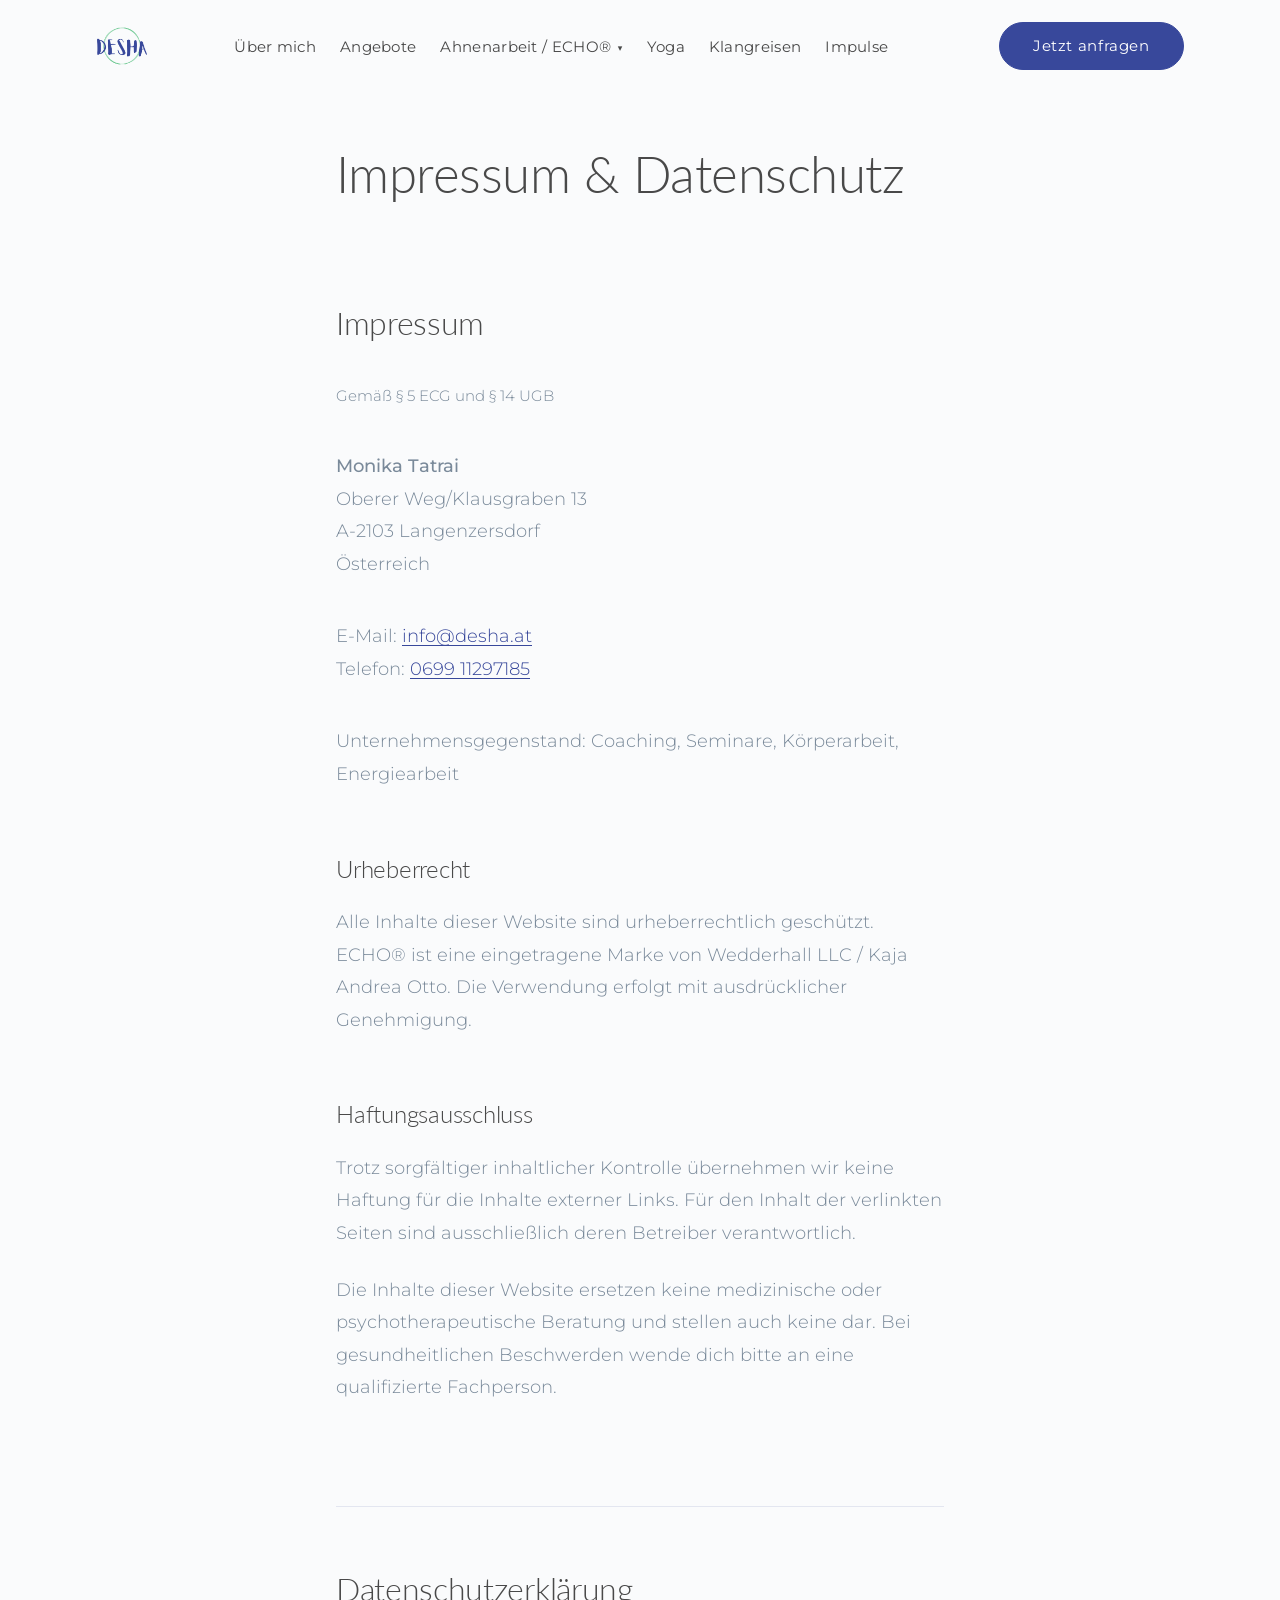
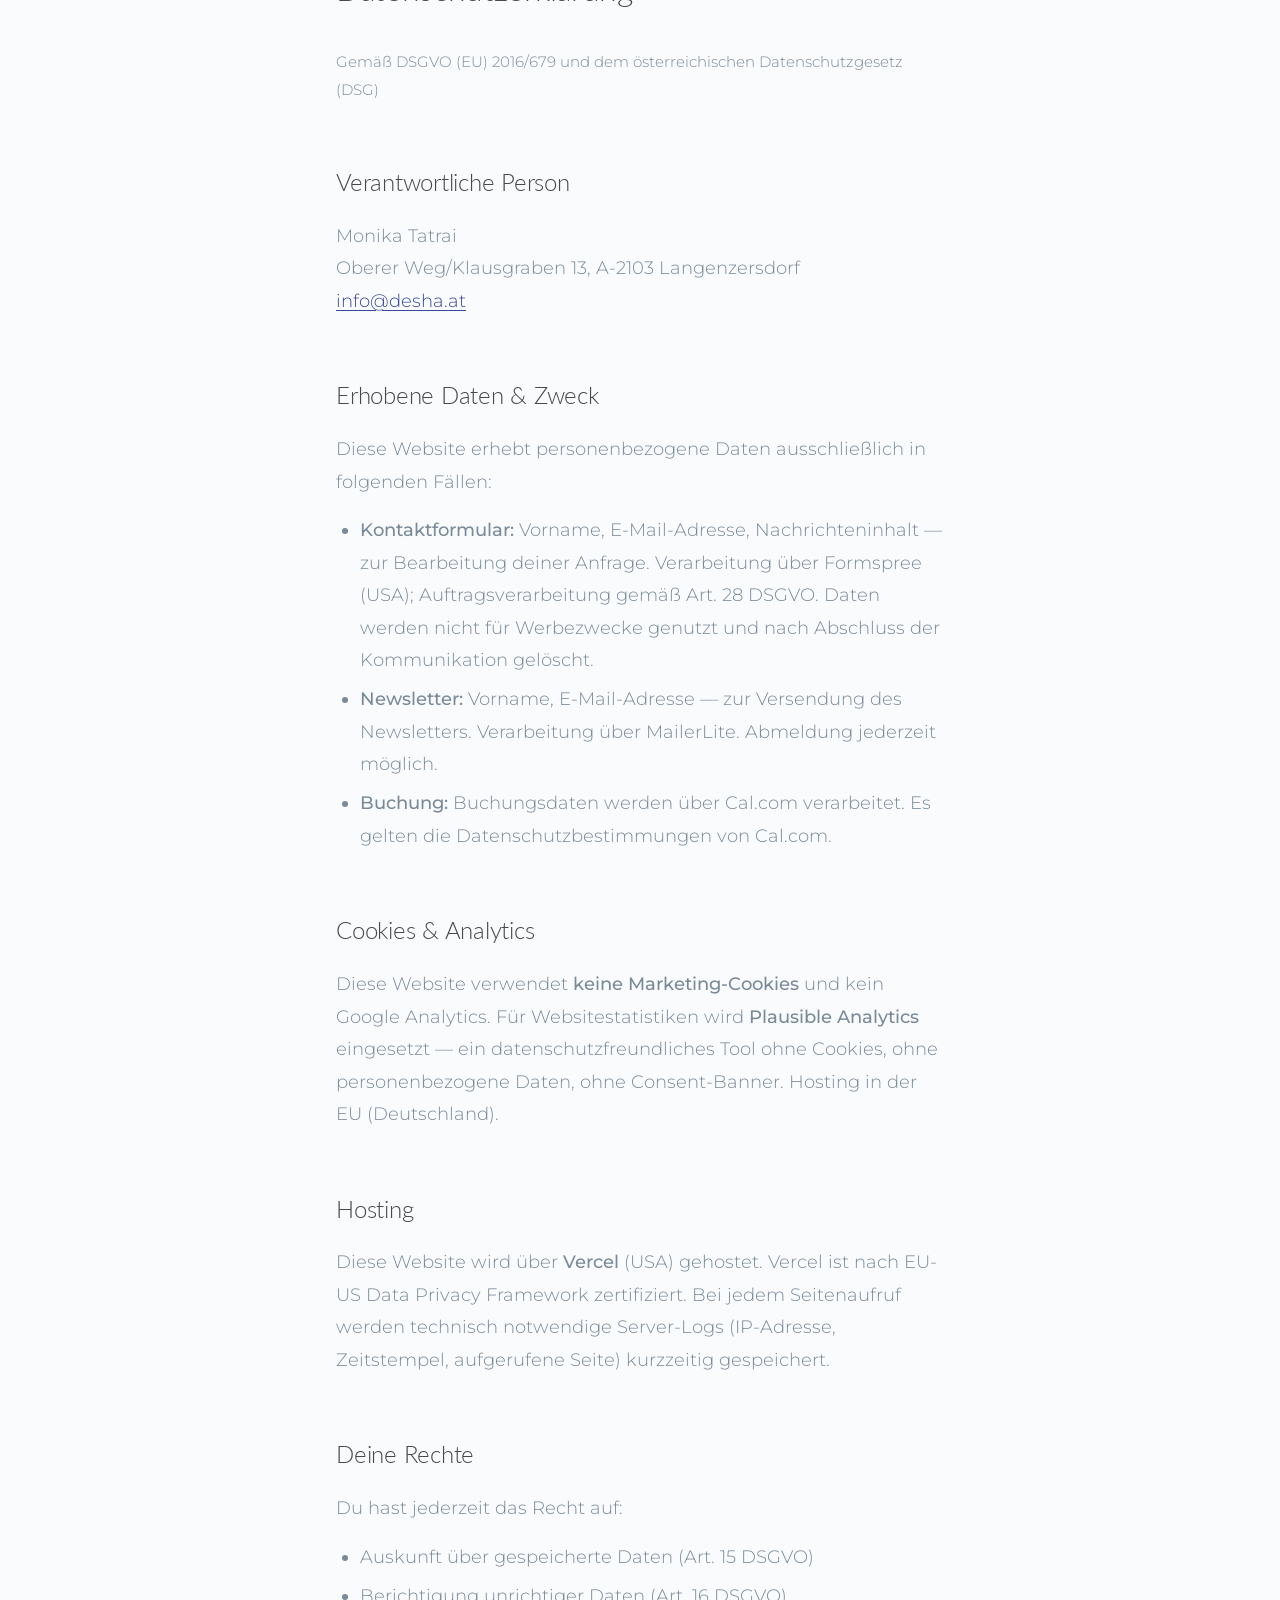
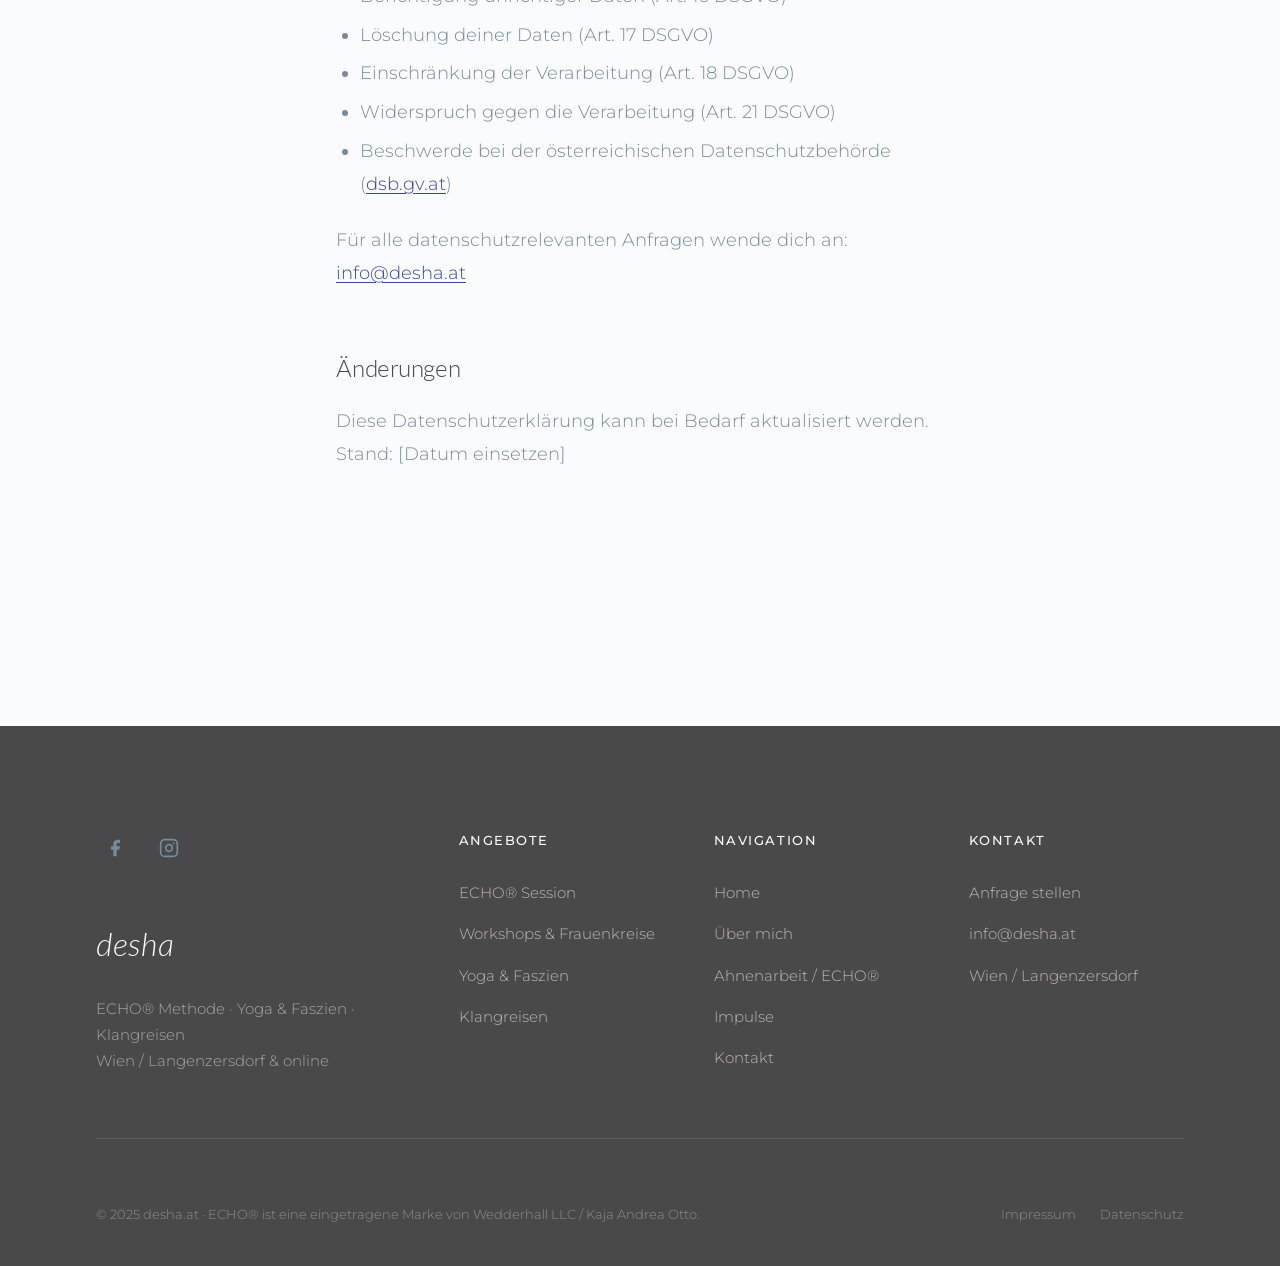
<file: impressum.html>
<!DOCTYPE html>
<html lang="de">
<head>
  <meta charset="UTF-8">
  <meta name="viewport" content="width=device-width, initial-scale=1.0">
  <title>Impressum & Datenschutz | desha.at</title>
  <meta name="robots" content="noindex, follow">
  <link rel="canonical" href="https://desha.at/impressum">

  <link rel="preconnect" href="https://fonts.googleapis.com">
  <link rel="preconnect" href="https://fonts.gstatic.com" crossorigin>
  <link href="https://fonts.googleapis.com/css2?family=Lato:ital,wght@0,300;0,400;0,700;1,300;1,400&family=Montserrat:wght@300;400;500&display=swap" rel="stylesheet">

  <link rel="stylesheet" href="css/main.css">
  <link rel="stylesheet" href="css/components.css">
  <link rel="stylesheet" href="css/responsive.css">

  <style>
    .legal-section { margin-bottom: var(--space-2xl); }
    .legal-section h2 { font-size: var(--text-2xl); margin-bottom: var(--space-lg); font-style: normal; }
    .legal-section h3 { font-size: var(--text-xl); margin-top: var(--space-xl); margin-bottom: var(--space-md); font-style: normal; }
    .legal-section p, .legal-section li { color: var(--color-text-muted); font-size: var(--text-base); line-height: 1.85; }
    .legal-section ul { padding-left: 1.5rem; display: grid; gap: 0.4rem; margin-top: var(--space-sm); }
    .legal-section a { color: var(--color-primary); text-decoration: underline; text-underline-offset: 3px; }
  </style>
</head>
<body>

  <!-- NAV -->
  <header class="nav" role="banner">
    <div class="nav__inner">
      <a href="index.html" class="nav__logo"><img src="assets/images/DESHA_logo_klein.png" alt="DESHA" class="nav__logo-img"></a>
      <nav aria-label="Hauptnavigation">
        <ul class="nav__links" role="list">
          <li><a href="ueber-mich.html" class="nav__link">Über mich</a></li>
          <li><a href="angebote/index.html" class="nav__link">Angebote</a></li>
          <li class="nav__item--dropdown">
            <a href="echo-methode.html" class="nav__link">Ahnenarbeit / ECHO® <span class="nav__arrow" aria-hidden="true">▾</span></a>
            <ul class="nav__dropdown" role="list">
              <li><a href="echo-methode.html" class="nav__dropdown-link">Was ist die ECHO® Methode</a></li>
              <li><a href="angebote/echo-session.html" class="nav__dropdown-link">1:1 Session</a></li>
              <li><a href="angebote/online-retreat.html" class="nav__dropdown-link">ECHO – Orte &amp; Plätze</a></li>
              <li><a href="angebote/gruppenarbeit.html" class="nav__dropdown-link">Workshop – Frauen</a></li>
            </ul>
          </li>
          <li><a href="angebote/yoga-faszien.html" class="nav__link">Yoga</a></li>
          <li><a href="angebote/klangreisen.html" class="nav__link">Klangreisen</a></li>
          <li><a href="blog/index.html" class="nav__link">Impulse</a></li>
        </ul>
      </nav>
      <a href="kontakt.html" class="btn btn--primary nav__cta">Jetzt anfragen</a>
      <button class="nav__toggle" aria-label="Menü öffnen" aria-expanded="false" aria-controls="mobile-menu">
        <span></span><span></span><span></span>
      </button>
    </div>
    <nav id="mobile-menu" class="nav__mobile" aria-label="Mobile Navigation">
      <ul class="nav__mobile-links" role="list">
        <li><a href="ueber-mich.html" class="nav__mobile-link">Über mich</a></li>
        <li><a href="angebote/index.html" class="nav__mobile-link">Angebote</a></li>
        <li><a href="echo-methode.html" class="nav__mobile-link">Ahnenarbeit / ECHO®</a></li>
        <li><a href="angebote/echo-session.html" class="nav__mobile-link">— 1:1 Session</a></li>
        <li><a href="angebote/online-retreat.html" class="nav__mobile-link">— ECHO – Orte &amp; Plätze</a></li>
        <li><a href="angebote/gruppenarbeit.html" class="nav__mobile-link">— Workshop – Frauen</a></li>
        <li><a href="angebote/yoga-faszien.html" class="nav__mobile-link">Yoga</a></li>
        <li><a href="angebote/klangreisen.html" class="nav__mobile-link">Klangreisen</a></li>
        <li><a href="blog/index.html" class="nav__mobile-link">Impulse</a></li>
        <li><a href="kontakt.html" class="nav__mobile-link">Kontakt</a></li>
      </ul>
      <a href="kontakt.html" class="btn btn--primary" style="align-self:flex-start;margin-top:auto;">Jetzt anfragen</a>
    </nav>
  </header>

  <main>

    <section style="padding-top: 9rem; padding-bottom: var(--space-3xl);">
      <div class="u-container u-container--narrow">

        <h1 style="margin-bottom: var(--space-2xl);">Impressum &amp; Datenschutz</h1>

        <!-- IMPRESSUM -->
        <div class="legal-section" id="impressum">
          <h2>Impressum</h2>
          <p style="font-size: var(--text-sm); color: var(--color-text-muted); margin-bottom: var(--space-lg);">
            Gemäß § 5 ECG und § 14 UGB
          </p>

          <p>
            <strong>Monika Tatrai</strong><br>
            Oberer Weg/Klausgraben 13<br>
            A-2103 Langenzersdorf<br>
            Österreich
          </p>

          <p style="margin-top: var(--space-lg);">
            E-Mail: <a href="mailto:info@desha.at">info@desha.at</a><br>
            Telefon: <a href="tel:+436991129718">0699 11297185</a>
          </p>

          <p style="margin-top: var(--space-lg);">
            Unternehmensgegenstand: Coaching, Seminare, Körperarbeit, Energiearbeit
          </p>

          <h3>Urheberrecht</h3>
          <p>
            Alle Inhalte dieser Website sind urheberrechtlich geschützt. ECHO® ist eine eingetragene
            Marke von Wedderhall LLC / Kaja Andrea Otto. Die Verwendung erfolgt mit ausdrücklicher Genehmigung.
          </p>

          <h3>Haftungsausschluss</h3>
          <p>
            Trotz sorgfältiger inhaltlicher Kontrolle übernehmen wir keine Haftung für die Inhalte
            externer Links. Für den Inhalt der verlinkten Seiten sind ausschließlich deren Betreiber
            verantwortlich.
          </p>
          <p style="margin-top: var(--space-md);">
            Die Inhalte dieser Website ersetzen keine medizinische oder psychotherapeutische Beratung
            und stellen auch keine dar. Bei gesundheitlichen Beschwerden wende dich bitte an eine
            qualifizierte Fachperson.
          </p>
        </div>

        <hr class="u-divider">

        <!-- DATENSCHUTZ -->
        <div class="legal-section" id="datenschutz">
          <h2>Datenschutzerklärung</h2>
          <p style="font-size: var(--text-sm); color: var(--color-text-muted); margin-bottom: var(--space-lg);">
            Gemäß DSGVO (EU) 2016/679 und dem österreichischen Datenschutzgesetz (DSG)
          </p>

          <h3>Verantwortliche Person</h3>
          <p>
            Monika Tatrai<br>
            Oberer Weg/Klausgraben 13, A-2103 Langenzersdorf<br>
            <a href="mailto:info@desha.at">info@desha.at</a>
          </p>

          <h3>Erhobene Daten & Zweck</h3>
          <p>Diese Website erhebt personenbezogene Daten ausschließlich in folgenden Fällen:</p>
          <ul>
            <li>
              <strong>Kontaktformular:</strong> Vorname, E-Mail-Adresse, Nachrichteninhalt — zur
              Bearbeitung deiner Anfrage. Verarbeitung über Formspree (USA); Auftragsverarbeitung
              gemäß Art. 28 DSGVO. Daten werden nicht für Werbezwecke genutzt und nach Abschluss
              der Kommunikation gelöscht.
            </li>
            <li>
              <strong>Newsletter:</strong> Vorname, E-Mail-Adresse — zur Versendung des Newsletters.
              Verarbeitung über MailerLite. Abmeldung jederzeit möglich.
            </li>
            <li>
              <strong>Buchung:</strong> Buchungsdaten werden über Cal.com verarbeitet. Es gelten
              die Datenschutzbestimmungen von Cal.com.
            </li>
          </ul>

          <h3>Cookies & Analytics</h3>
          <p>
            Diese Website verwendet <strong>keine Marketing-Cookies</strong> und kein Google Analytics.
            Für Websitestatistiken wird <strong>Plausible Analytics</strong> eingesetzt — ein
            datenschutzfreundliches Tool ohne Cookies, ohne personenbezogene Daten, ohne
            Consent-Banner. Hosting in der EU (Deutschland).
          </p>

          <h3>Hosting</h3>
          <p>
            Diese Website wird über <strong>Vercel</strong> (USA) gehostet. Vercel ist nach EU-US
            Data Privacy Framework zertifiziert. Bei jedem Seitenaufruf werden technisch notwendige
            Server-Logs (IP-Adresse, Zeitstempel, aufgerufene Seite) kurzzeitig gespeichert.
          </p>

          <h3>Deine Rechte</h3>
          <p>Du hast jederzeit das Recht auf:</p>
          <ul>
            <li>Auskunft über gespeicherte Daten (Art. 15 DSGVO)</li>
            <li>Berichtigung unrichtiger Daten (Art. 16 DSGVO)</li>
            <li>Löschung deiner Daten (Art. 17 DSGVO)</li>
            <li>Einschränkung der Verarbeitung (Art. 18 DSGVO)</li>
            <li>Widerspruch gegen die Verarbeitung (Art. 21 DSGVO)</li>
            <li>Beschwerde bei der österreichischen Datenschutzbehörde (<a href="https://www.dsb.gv.at" target="_blank" rel="noopener">dsb.gv.at</a>)</li>
          </ul>
          <p style="margin-top: var(--space-md);">
            Für alle datenschutzrelevanten Anfragen wende dich an:
            <a href="mailto:info@desha.at">info@desha.at</a>
          </p>

          <h3>Änderungen</h3>
          <p>
            Diese Datenschutzerklärung kann bei Bedarf aktualisiert werden.
            Stand: [Datum einsetzen]
          </p>
        </div>

      </div>
    </section>

  </main>

  <!-- FOOTER -->
  <footer class="footer" role="contentinfo">
    <div class="footer__inner">
      <div class="footer__top">
        <div class="footer__brand">
          <div class="footer__social"><a href="https://www.facebook.com/desha.monikatatrai" class="footer__social-link" target="_blank" rel="noopener" aria-label="Facebook"><svg xmlns="http://www.w3.org/2000/svg" width="20" height="20" viewBox="0 0 24 24" fill="currentColor" aria-hidden="true"><path d="M18 2h-3a5 5 0 0 0-5 5v3H7v4h3v8h4v-8h3l1-4h-4V7a1 1 0 0 1 1-1h3z"/></svg></a><a href="https://www.instagram.com/desha.monikatatrai" class="footer__social-link" target="_blank" rel="noopener" aria-label="Instagram"><svg xmlns="http://www.w3.org/2000/svg" width="20" height="20" viewBox="0 0 24 24" fill="none" stroke="currentColor" stroke-width="2" stroke-linecap="round" stroke-linejoin="round" aria-hidden="true"><rect x="2" y="2" width="20" height="20" rx="5" ry="5"/><path d="M16 11.37A4 4 0 1 1 12.63 8 4 4 0 0 1 16 11.37z"/><line x1="17.5" y1="6.5" x2="17.51" y2="6.5"/></svg></a></div><a href="index.html" class="footer__logo">desha</a>
          <p class="footer__tagline">ECHO® Methode · Yoga & Faszien · Klangreisen<br>Wien / Langenzersdorf &amp; online</p>
        </div>
        <div>
          <p class="footer__col-title">Angebote</p>
          <ul class="footer__links" role="list">
            <li><a href="angebote/echo-session.html" class="footer__link">ECHO® Session</a></li>
            <li><a href="angebote/gruppenarbeit.html" class="footer__link">Workshops &amp; Frauenkreise</a></li>
            <li><a href="angebote/yoga-faszien.html" class="footer__link">Yoga &amp; Faszien</a></li>
            <li><a href="angebote/klangreisen.html" class="footer__link">Klangreisen</a></li>
          </ul>
        </div>
        <div>
          <p class="footer__col-title">Navigation</p>
          <ul class="footer__links" role="list">
            <li><a href="index.html" class="footer__link">Home</a></li>
            <li><a href="ueber-mich.html" class="footer__link">Über mich</a></li>
            <li><a href="echo-methode.html" class="footer__link">Ahnenarbeit / ECHO®</a></li>
            <li><a href="blog/index.html" class="footer__link">Impulse</a></li>
            <li><a href="kontakt.html" class="footer__link">Kontakt</a></li>
          </ul>
        </div>
        <div>
          <p class="footer__col-title">Kontakt</p>
          <ul class="footer__links" role="list">
            <li><a href="kontakt.html" class="footer__link">Anfrage stellen</a></li>
            <li><a href="mailto:info@desha.at" class="footer__link">info@desha.at</a></li>
            <li><span class="footer__link" style="cursor:default;">Wien / Langenzersdorf</span></li>
          </ul>
        </div>
      </div>
      <div class="footer__bottom">
        <span>© 2025 desha.at · ECHO® ist eine eingetragene Marke von Wedderhall LLC / Kaja Andrea Otto.</span>
        <nav class="footer__legal" aria-label="Rechtliche Links">
          <a href="impressum.html" class="footer__legal-link">Impressum</a>
          <a href="impressum.html#datenschutz" class="footer__legal-link">Datenschutz</a>
        </nav>
      </div>
    </div>
  </footer>

  <script src="js/main.js"></script>
</body>
</html>
</file>
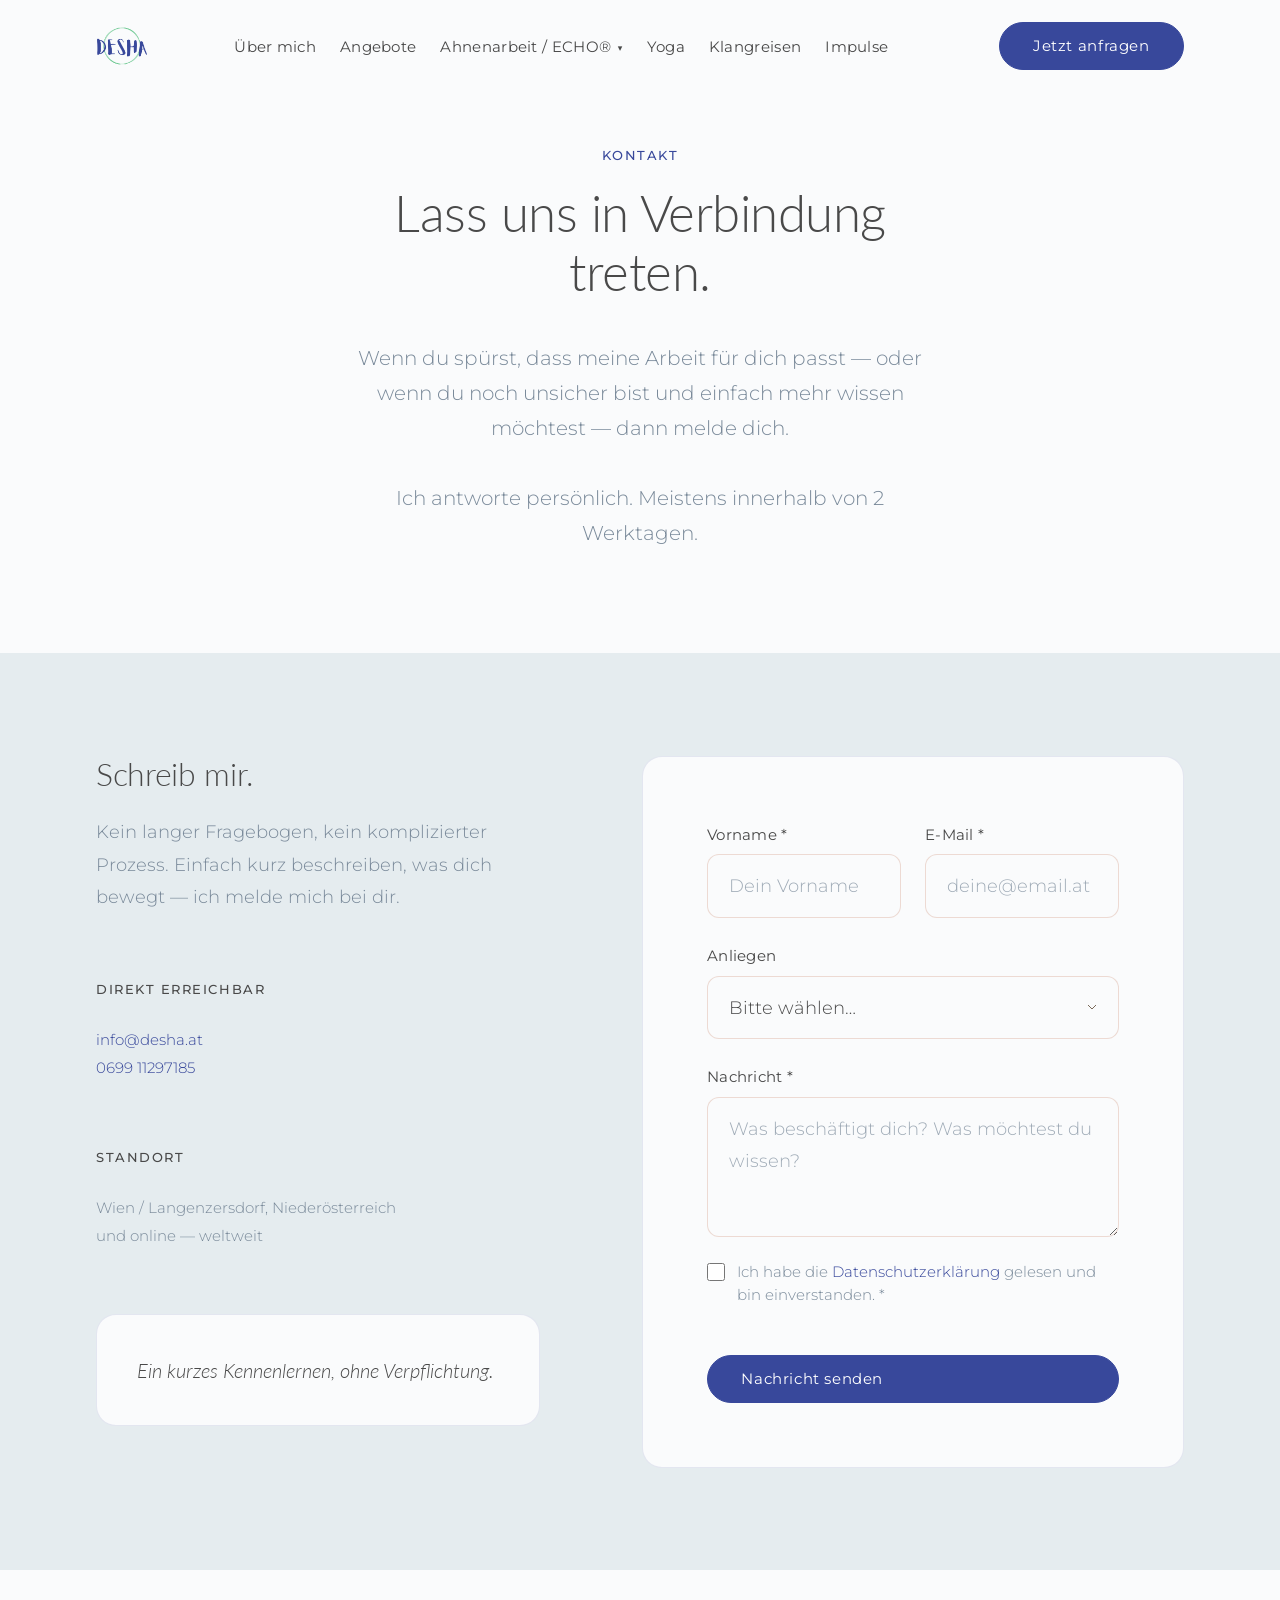
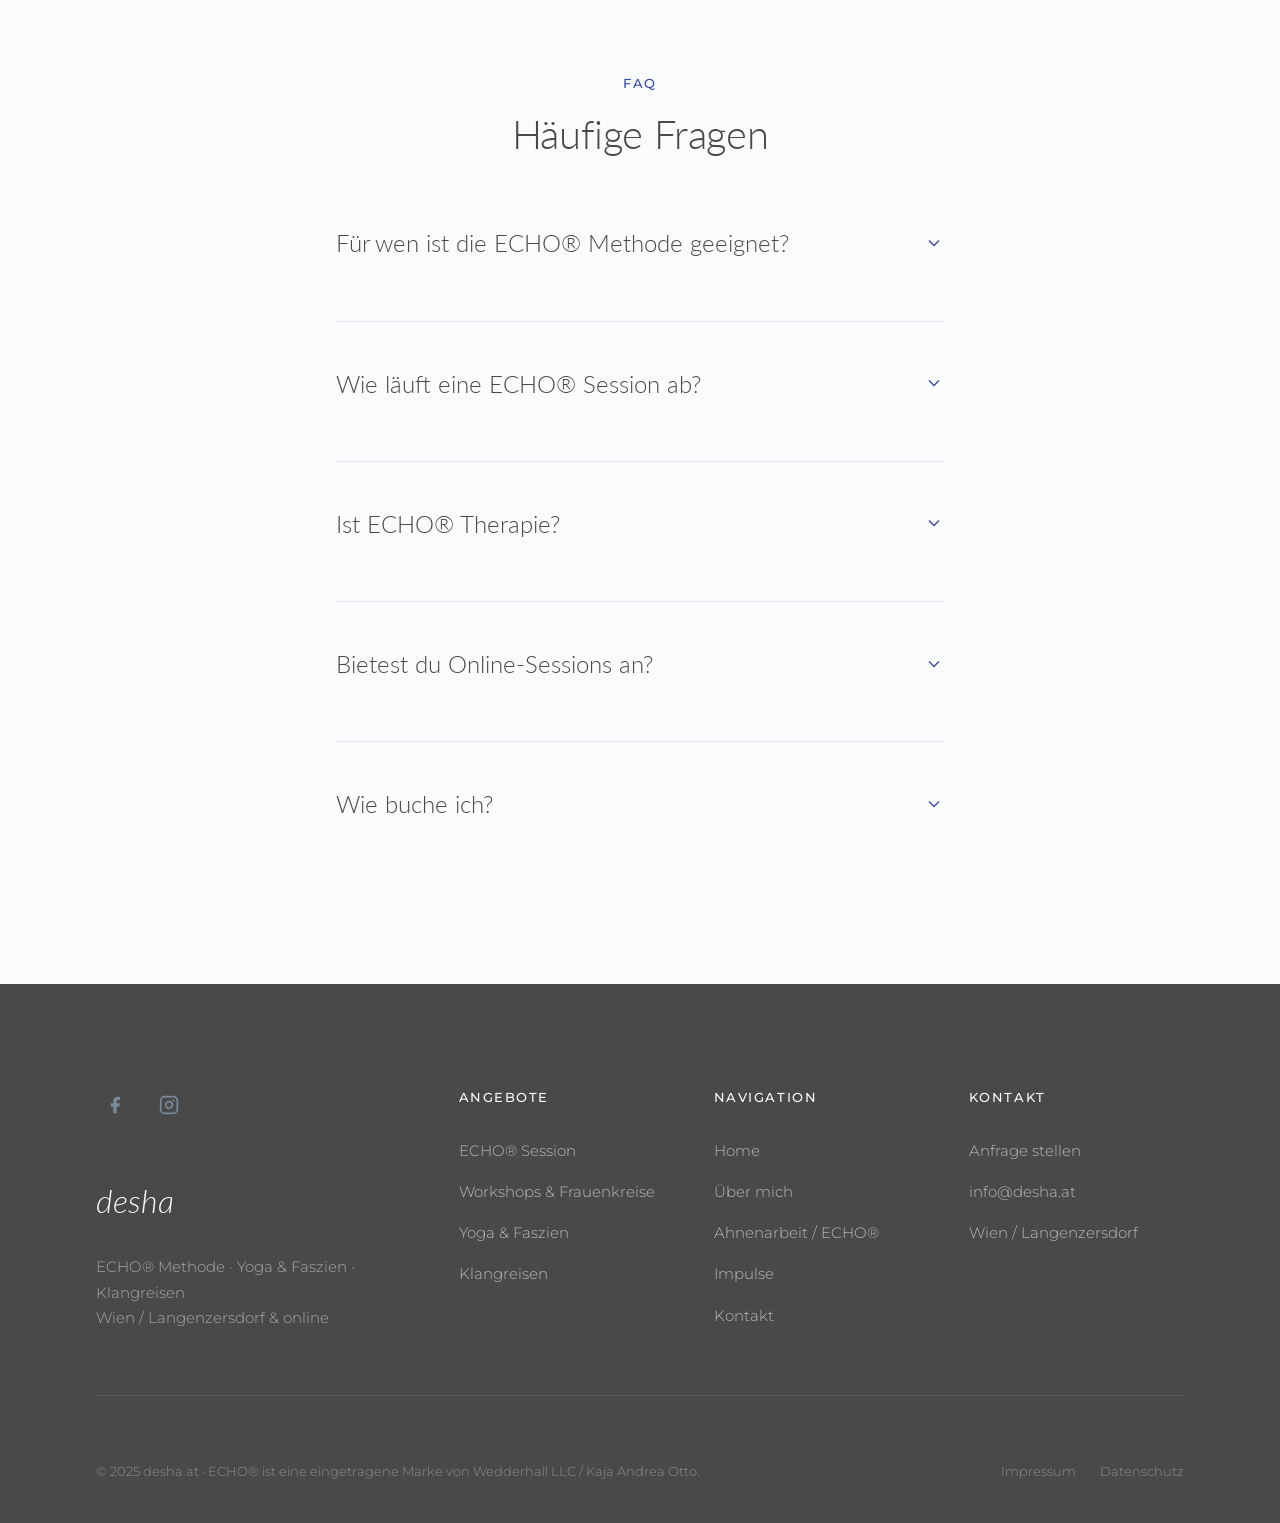
<file: kontakt.html>
<!DOCTYPE html>
<html lang="de">
<head>
  <meta charset="UTF-8">
  <meta name="viewport" content="width=device-width, initial-scale=1.0">
  <title>Kontakt & Buchung | desha.at</title>
  <meta name="description" content="Melde dich — ich antworte persönlich. ECHO® Session buchen, Fragen stellen oder einfach in Kontakt treten. Wien/Langenzersdorf und online.">
  <link rel="canonical" href="https://desha.at/kontakt">
  <meta name="robots" content="index, follow">

  <!-- Open Graph -->
  <meta property="og:title" content="Kontakt & Buchung | desha.at">
  <meta property="og:description" content="Melde dich — ich antworte persönlich. ECHO® Session buchen, Fragen stellen oder einfach in Kontakt treten.">
  <meta property="og:type" content="website">
  <meta property="og:url" content="https://desha.at/kontakt">
  <meta property="og:image" content="https://desha.at/assets/images/portrait-monika.jpg">
  <meta property="og:locale" content="de_AT">
  <meta property="og:site_name" content="desha.at">

  <!-- Twitter Card -->
  <meta name="twitter:card" content="summary_large_image">
  <meta name="twitter:title" content="Kontakt & Buchung | desha.at">
  <meta name="twitter:description" content="Melde dich — ich antworte persönlich. ECHO® Session buchen, Fragen stellen oder einfach in Kontakt treten.">
  <meta name="twitter:image" content="https://desha.at/assets/images/portrait-monika.jpg">

  <!-- JSON-LD: FAQPage -->
  <script type="application/ld+json">
  {
    "@context": "https://schema.org",
    "@type": "FAQPage",
    "mainEntity": [
      {
        "@type": "Question",
        "name": "Für wen ist die ECHO® Methode geeignet?",
        "acceptedAnswer": {
          "@type": "Answer",
          "text": "Für Frauen (und Menschen), die das Gefühl haben, dass da noch etwas ist — obwohl sie schon viel an sich gearbeitet haben. Kein Vorwissen nötig, keine spirituellen Vorkenntnisse erforderlich."
        }
      },
      {
        "@type": "Question",
        "name": "Wie läuft eine ECHO® Session ab?",
        "acceptedAnswer": {
          "@type": "Answer",
          "text": "Wir beginnen mit deinem Thema. Über einen strukturierten Prozess erkennen wir gemeinsam, wo der Ursprung liegt — und lösen ihn dort. Eine Session dauert ca. 60 Minuten, online via Video."
        }
      },
      {
        "@type": "Question",
        "name": "Ist ECHO® Therapie?",
        "acceptedAnswer": {
          "@type": "Answer",
          "text": "Nein. ECHO® ist keine Psychotherapie und ersetzt diese nicht. Es ist eine systemisch-somatische Transformationsmethode. Bei akuten psychischen Erkrankungen bitte zuerst therapeutische Begleitung suchen."
        }
      },
      {
        "@type": "Question",
        "name": "Bietest du Online-Sessions an?",
        "acceptedAnswer": {
          "@type": "Answer",
          "text": "Ja. ECHO® Sessions und erste Gespräche finden regelmäßig online statt. Yoga und Klangreisen hauptsächlich vor Ort in Wien/Langenzersdorf."
        }
      },
      {
        "@type": "Question",
        "name": "Wie buche ich?",
        "acceptedAnswer": {
          "@type": "Answer",
          "text": "Über das Buchungswidget auf der jeweiligen Angebotsseite oder per Kontaktformular auf dieser Seite."
        }
      }
    ]
  }
  </script>

  <link rel="preconnect" href="https://fonts.googleapis.com">
  <link rel="preconnect" href="https://fonts.gstatic.com" crossorigin>
  <link href="https://fonts.googleapis.com/css2?family=Lato:ital,wght@0,300;0,400;0,700;1,300;1,400&family=Montserrat:wght@300;400;500&display=swap" rel="stylesheet">

  <link rel="stylesheet" href="css/main.css">
  <link rel="stylesheet" href="css/components.css">
  <link rel="stylesheet" href="css/responsive.css">
</head>
<body>

  <!-- NAV -->
  <header class="nav" role="banner">
    <div class="nav__inner">
      <a href="index.html" class="nav__logo"><img src="assets/images/DESHA_logo_klein.png" alt="DESHA" class="nav__logo-img"></a>
      <nav aria-label="Hauptnavigation">
        <ul class="nav__links" role="list">
          <li><a href="ueber-mich.html" class="nav__link">Über mich</a></li>
          <li><a href="angebote/index.html" class="nav__link">Angebote</a></li>
          <li class="nav__item--dropdown">
            <a href="echo-methode.html" class="nav__link">Ahnenarbeit / ECHO® <span class="nav__arrow" aria-hidden="true">▾</span></a>
            <ul class="nav__dropdown" role="list">
              <li><a href="echo-methode.html" class="nav__dropdown-link">Was ist die ECHO® Methode</a></li>
              <li><a href="angebote/echo-session.html" class="nav__dropdown-link">1:1 Session</a></li>
              <li><a href="angebote/online-retreat.html" class="nav__dropdown-link">ECHO – Orte &amp; Plätze</a></li>
              <li><a href="angebote/gruppenarbeit.html" class="nav__dropdown-link">Workshop – Frauen</a></li>
            </ul>
          </li>
          <li><a href="angebote/yoga-faszien.html" class="nav__link">Yoga</a></li>
          <li><a href="angebote/klangreisen.html" class="nav__link">Klangreisen</a></li>
          <li><a href="blog/index.html" class="nav__link">Impulse</a></li>
        </ul>
      </nav>
      <a href="kontakt.html" class="btn btn--primary nav__cta is-active">Jetzt anfragen</a>
      <button class="nav__toggle" aria-label="Menü öffnen" aria-expanded="false" aria-controls="mobile-menu">
        <span></span><span></span><span></span>
      </button>
    </div>
    <nav id="mobile-menu" class="nav__mobile" aria-label="Mobile Navigation">
      <ul class="nav__mobile-links" role="list">
        <li><a href="ueber-mich.html" class="nav__mobile-link">Über mich</a></li>
        <li><a href="angebote/index.html" class="nav__mobile-link">Angebote</a></li>
        <li><a href="echo-methode.html" class="nav__mobile-link">Ahnenarbeit / ECHO®</a></li>
        <li><a href="angebote/echo-session.html" class="nav__mobile-link">— 1:1 Session</a></li>
        <li><a href="angebote/online-retreat.html" class="nav__mobile-link">— ECHO – Orte &amp; Plätze</a></li>
        <li><a href="angebote/gruppenarbeit.html" class="nav__mobile-link">— Workshop – Frauen</a></li>
        <li><a href="angebote/yoga-faszien.html" class="nav__mobile-link">Yoga</a></li>
        <li><a href="angebote/klangreisen.html" class="nav__mobile-link">Klangreisen</a></li>
        <li><a href="blog/index.html" class="nav__mobile-link">Impulse</a></li>
        <li><a href="kontakt.html" class="nav__mobile-link">Kontakt</a></li>
      </ul>
      <a href="kontakt.html" class="btn btn--primary" style="align-self:flex-start;margin-top:auto;">Jetzt anfragen</a>
    </nav>
  </header>

  <main>

    <!-- PAGE HERO -->
    <section style="padding-top: 9rem; padding-bottom: var(--space-2xl);" aria-labelledby="page-title">
      <div class="u-container u-container--narrow u-text-center">
        <span class="kicker fade-in">Kontakt</span>
        <h1 id="page-title" class="fade-in fade-in--delay-1">Lass uns in Verbindung treten.</h1>
        <p class="lead fade-in fade-in--delay-2" style="margin-inline: auto; margin-top: var(--space-lg);">
          Wenn du spürst, dass meine Arbeit für dich passt — oder wenn du noch unsicher bist
          und einfach mehr wissen möchtest — dann melde dich.
          <br><br>
          Ich antworte persönlich. Meistens innerhalb von 2 Werktagen.
        </p>
      </div>
    </section>


    <!-- KONTAKT FORMULAR + INFO -->
    <section class="u-section u-bg-surface" aria-labelledby="formular-title">
      <div class="u-container">
        <div class="split split--wide-reversed" style="align-items: start;">

          <!-- Info-Block -->
          <div class="fade-in" style="display: flex; flex-direction: column; gap: var(--space-xl);">

            <div>
              <h2 id="formular-title" style="font-size: var(--text-2xl);">Schreib mir.</h2>
              <p style="margin-top: var(--space-md); color: var(--color-text-muted);">
                Kein langer Fragebogen, kein komplizierter Prozess. Einfach kurz beschreiben,
                was dich bewegt — ich melde mich bei dir.
              </p>
            </div>

            <div>
              <p class="footer__col-title" style="color: var(--color-text);">Direkt erreichbar</p>
              <p style="margin-top: var(--space-sm); font-size: var(--text-sm); color: var(--color-text-muted);">
                <a href="mailto:info@desha.at" style="color: var(--color-primary);">info@desha.at</a><br>
                <a href="tel:+436991129718" style="color: var(--color-primary);">0699 11297185</a>
              </p>
            </div>

            <div>
              <p class="footer__col-title" style="color: var(--color-text);">Standort</p>
              <p style="margin-top: var(--space-sm); font-size: var(--text-sm); color: var(--color-text-muted);">
                Wien / Langenzersdorf, Niederösterreich<br>
                und online — weltweit
              </p>
            </div>

            <div style="
              padding: var(--space-lg);
              background: var(--color-bg);
              border-radius: var(--radius-lg);
              border: 1px solid var(--color-border);
            ">
              <p style="
                font-family: var(--font-serif);
                font-size: var(--text-lg);
                font-style: italic;
                font-weight: 300;
                line-height: 1.5;
                color: var(--color-text);
              ">
                Ein kurzes Kennenlernen, ohne Verpflichtung.
              </p>
            </div>

          </div>

          <!-- Formular -->
          <div class="fade-in fade-in--delay-1">
            <div style="
              background: var(--color-bg);
              border-radius: var(--radius-lg);
              padding: var(--space-xl);
              border: 1px solid var(--color-border);
            ">
              <form
                class="form js-contact-form"
                action="https://formspree.io/f/mwvrjvao"
                method="POST"
                aria-label="Kontaktformular"
              >
                <div class="form form--two-col">

                  <div class="form__group">
                    <label for="vorname" class="form__label">Vorname *</label>
                    <input type="text" id="vorname" name="vorname" class="form__input"
                           placeholder="Dein Vorname" required autocomplete="given-name">
                  </div>

                  <div class="form__group">
                    <label for="email" class="form__label">E-Mail *</label>
                    <input type="email" id="email" name="email" class="form__input"
                           placeholder="deine@email.at" required autocomplete="email">
                  </div>

                  <div class="form__group form__group--full">
                    <label for="anliegen" class="form__label">Anliegen</label>
                    <select id="anliegen" name="anliegen" class="form__select">
                      <option value="">Bitte wählen…</option>
                      <option value="echo-session">ECHO® Session</option>
                      <option value="gruppenarbeit">Gruppenarbeit / Workshop</option>
                      <option value="yoga">Yoga &amp; Faszien</option>
                      <option value="klangreise">Klangreise</option>
                      <option value="sonstiges">Sonstiges / Frage</option>
                    </select>
                  </div>

                  <div class="form__group form__group--full">
                    <label for="nachricht" class="form__label">Nachricht *</label>
                    <textarea id="nachricht" name="nachricht" class="form__textarea"
                              placeholder="Was beschäftigt dich? Was möchtest du wissen?" required></textarea>
                  </div>

                  <div class="form__group form__group--full">
                    <label class="form__checkbox-group">
                      <input type="checkbox" name="datenschutz" class="form__checkbox" required>
                      <span class="form__checkbox-label">
                        Ich habe die <a href="impressum.html#datenschutz">Datenschutzerklärung</a>
                        gelesen und bin einverstanden. *
                      </span>
                    </label>
                  </div>

                </div>

                <!-- Honeypot gegen Spam -->
                <input type="text" name="_gotcha" style="display:none" tabindex="-1" autocomplete="off">
                <!-- Redirect nach Absenden -->
                <input type="hidden" name="_next" value="https://desha.at/kontakt.html?success=true">

                <button type="submit" class="btn btn--primary" style="margin-top: var(--space-md); width: 100%;">
                  Nachricht senden
                </button>

              </form>
            </div>
          </div>

        </div>
      </div>
    </section>


    <!-- FAQ KURZVERSION -->
    <section class="u-section" aria-labelledby="faq-title">
      <div class="u-container u-container--narrow">
        <div class="u-text-center fade-in">
          <span class="kicker">FAQ</span>
          <h2 id="faq-title">Häufige Fragen</h2>
        </div>

        <div style="margin-top: var(--space-xl); display: grid; gap: var(--space-lg);" class="fade-in fade-in--delay-1">

          <details style="border-bottom: 1px solid var(--color-border); padding-bottom: var(--space-lg);">
            <summary style="
              font-family: var(--font-serif);
              font-size: var(--text-xl);
              font-weight: 300;
              cursor: pointer;
              list-style: none;
              display: flex;
              justify-content: space-between;
              align-items: center;
              gap: var(--space-md);
              padding-bottom: var(--space-sm);
            ">
              Für wen ist die ECHO® Methode geeignet?
              <svg width="20" height="20" viewBox="0 0 24 24" fill="none" stroke="var(--color-primary)" stroke-width="1.5" aria-hidden="true"><path d="M6 9l6 6 6-6"/></svg>
            </summary>
            <p style="margin-top: var(--space-md); color: var(--color-text-muted); padding-right: 2rem;">
              Für Frauen (und Menschen), die das Gefühl haben, dass da noch etwas ist — obwohl sie schon viel an sich gearbeitet haben. Kein Vorwissen nötig, keine spirituellen Vorkenntnisse erforderlich.
            </p>
          </details>

          <details style="border-bottom: 1px solid var(--color-border); padding-bottom: var(--space-lg);">
            <summary style="
              font-family: var(--font-serif);
              font-size: var(--text-xl);
              font-weight: 300;
              cursor: pointer;
              list-style: none;
              display: flex;
              justify-content: space-between;
              align-items: center;
              gap: var(--space-md);
              padding-bottom: var(--space-sm);
            ">
              Wie läuft eine ECHO® Session ab?
              <svg width="20" height="20" viewBox="0 0 24 24" fill="none" stroke="var(--color-primary)" stroke-width="1.5" aria-hidden="true"><path d="M6 9l6 6 6-6"/></svg>
            </summary>
            <p style="margin-top: var(--space-md); color: var(--color-text-muted); padding-right: 2rem;">
              Wir beginnen mit deinem Thema. Über einen strukturierten Prozess erkennen wir gemeinsam, wo der Ursprung liegt — und lösen ihn dort. Eine Session dauert ca. 60 Minuten, online via Video.
            </p>
          </details>

          <details style="border-bottom: 1px solid var(--color-border); padding-bottom: var(--space-lg);">
            <summary style="
              font-family: var(--font-serif);
              font-size: var(--text-xl);
              font-weight: 300;
              cursor: pointer;
              list-style: none;
              display: flex;
              justify-content: space-between;
              align-items: center;
              gap: var(--space-md);
              padding-bottom: var(--space-sm);
            ">
              Ist ECHO® Therapie?
              <svg width="20" height="20" viewBox="0 0 24 24" fill="none" stroke="var(--color-primary)" stroke-width="1.5" aria-hidden="true"><path d="M6 9l6 6 6-6"/></svg>
            </summary>
            <p style="margin-top: var(--space-md); color: var(--color-text-muted); padding-right: 2rem;">
              Nein. ECHO® ist keine Psychotherapie und ersetzt diese nicht. Es ist eine systemisch-somatische Transformationsmethode. Bei akuten psychischen Erkrankungen bitte zuerst therapeutische Begleitung suchen.
            </p>
          </details>

          <details style="border-bottom: 1px solid var(--color-border); padding-bottom: var(--space-lg);">
            <summary style="
              font-family: var(--font-serif);
              font-size: var(--text-xl);
              font-weight: 300;
              cursor: pointer;
              list-style: none;
              display: flex;
              justify-content: space-between;
              align-items: center;
              gap: var(--space-md);
              padding-bottom: var(--space-sm);
            ">
              Bietest du Online-Sessions an?
              <svg width="20" height="20" viewBox="0 0 24 24" fill="none" stroke="var(--color-primary)" stroke-width="1.5" aria-hidden="true"><path d="M6 9l6 6 6-6"/></svg>
            </summary>
            <p style="margin-top: var(--space-md); color: var(--color-text-muted); padding-right: 2rem;">
              Ja. ECHO® Sessions und erste Gespräche finden regelmäßig online statt. Yoga und Klangreisen hauptsächlich vor Ort in Wien/Langenzersdorf.
            </p>
          </details>

          <details style="padding-bottom: var(--space-lg);">
            <summary style="
              font-family: var(--font-serif);
              font-size: var(--text-xl);
              font-weight: 300;
              cursor: pointer;
              list-style: none;
              display: flex;
              justify-content: space-between;
              align-items: center;
              gap: var(--space-md);
              padding-bottom: var(--space-sm);
            ">
              Wie buche ich?
              <svg width="20" height="20" viewBox="0 0 24 24" fill="none" stroke="var(--color-primary)" stroke-width="1.5" aria-hidden="true"><path d="M6 9l6 6 6-6"/></svg>
            </summary>
            <p style="margin-top: var(--space-md); color: var(--color-text-muted); padding-right: 2rem;">
              Über das Buchungswidget auf der jeweiligen Angebotsseite oder per Kontaktformular auf dieser Seite.
            </p>
          </details>

        </div>
      </div>
    </section>

  </main>

  <!-- FOOTER -->
  <footer class="footer" role="contentinfo">
    <div class="footer__inner">
      <div class="footer__top">
        <div class="footer__brand">
          <div class="footer__social"><a href="https://www.facebook.com/desha.monikatatrai" class="footer__social-link" target="_blank" rel="noopener" aria-label="Facebook"><svg xmlns="http://www.w3.org/2000/svg" width="20" height="20" viewBox="0 0 24 24" fill="currentColor" aria-hidden="true"><path d="M18 2h-3a5 5 0 0 0-5 5v3H7v4h3v8h4v-8h3l1-4h-4V7a1 1 0 0 1 1-1h3z"/></svg></a><a href="https://www.instagram.com/desha.monikatatrai" class="footer__social-link" target="_blank" rel="noopener" aria-label="Instagram"><svg xmlns="http://www.w3.org/2000/svg" width="20" height="20" viewBox="0 0 24 24" fill="none" stroke="currentColor" stroke-width="2" stroke-linecap="round" stroke-linejoin="round" aria-hidden="true"><rect x="2" y="2" width="20" height="20" rx="5" ry="5"/><path d="M16 11.37A4 4 0 1 1 12.63 8 4 4 0 0 1 16 11.37z"/><line x1="17.5" y1="6.5" x2="17.51" y2="6.5"/></svg></a></div><a href="index.html" class="footer__logo">desha</a>
          <p class="footer__tagline">ECHO® Methode · Yoga & Faszien · Klangreisen<br>Wien / Langenzersdorf &amp; online</p>
        </div>
        <div>
          <p class="footer__col-title">Angebote</p>
          <ul class="footer__links" role="list">
            <li><a href="angebote/echo-session.html" class="footer__link">ECHO® Session</a></li>
            <li><a href="angebote/gruppenarbeit.html" class="footer__link">Workshops &amp; Frauenkreise</a></li>
            <li><a href="angebote/yoga-faszien.html" class="footer__link">Yoga &amp; Faszien</a></li>
            <li><a href="angebote/klangreisen.html" class="footer__link">Klangreisen</a></li>
          </ul>
        </div>
        <div>
          <p class="footer__col-title">Navigation</p>
          <ul class="footer__links" role="list">
            <li><a href="index.html" class="footer__link">Home</a></li>
            <li><a href="ueber-mich.html" class="footer__link">Über mich</a></li>
            <li><a href="echo-methode.html" class="footer__link">Ahnenarbeit / ECHO®</a></li>
            <li><a href="blog/index.html" class="footer__link">Impulse</a></li>
            <li><a href="kontakt.html" class="footer__link">Kontakt</a></li>
          </ul>
        </div>
        <div>
          <p class="footer__col-title">Kontakt</p>
          <ul class="footer__links" role="list">
            <li><a href="kontakt.html" class="footer__link">Anfrage stellen</a></li>
            <li><a href="mailto:info@desha.at" class="footer__link">info@desha.at</a></li>
            <li><span class="footer__link" style="cursor:default;">Wien / Langenzersdorf</span></li>
          </ul>
        </div>
      </div>
      <div class="footer__bottom">
        <span>© 2025 desha.at · ECHO® ist eine eingetragene Marke von Wedderhall LLC / Kaja Andrea Otto.</span>
        <nav class="footer__legal" aria-label="Rechtliche Links">
          <a href="impressum.html" class="footer__legal-link">Impressum</a>
          <a href="impressum.html#datenschutz" class="footer__legal-link">Datenschutz</a>
        </nav>
      </div>
    </div>
  </footer>

  <script src="js/main.js"></script>
</body>
</html>
</file>
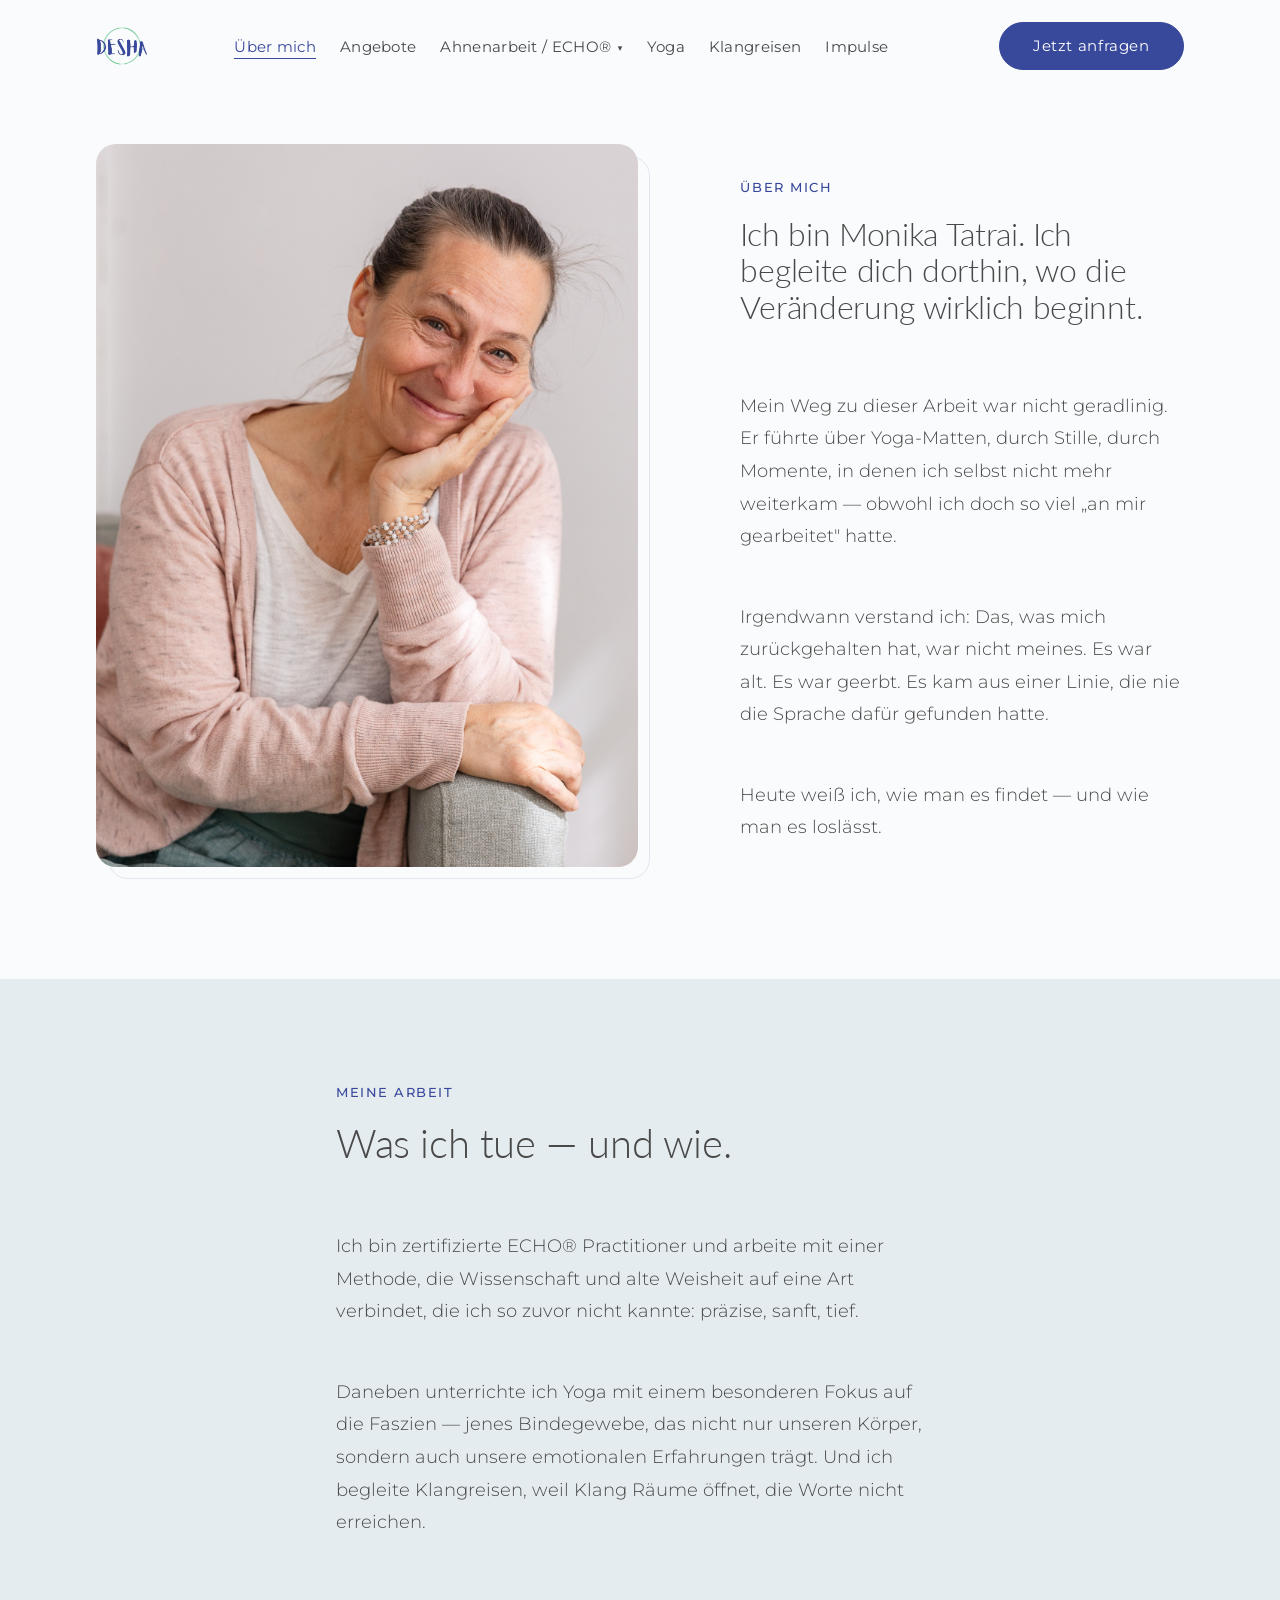
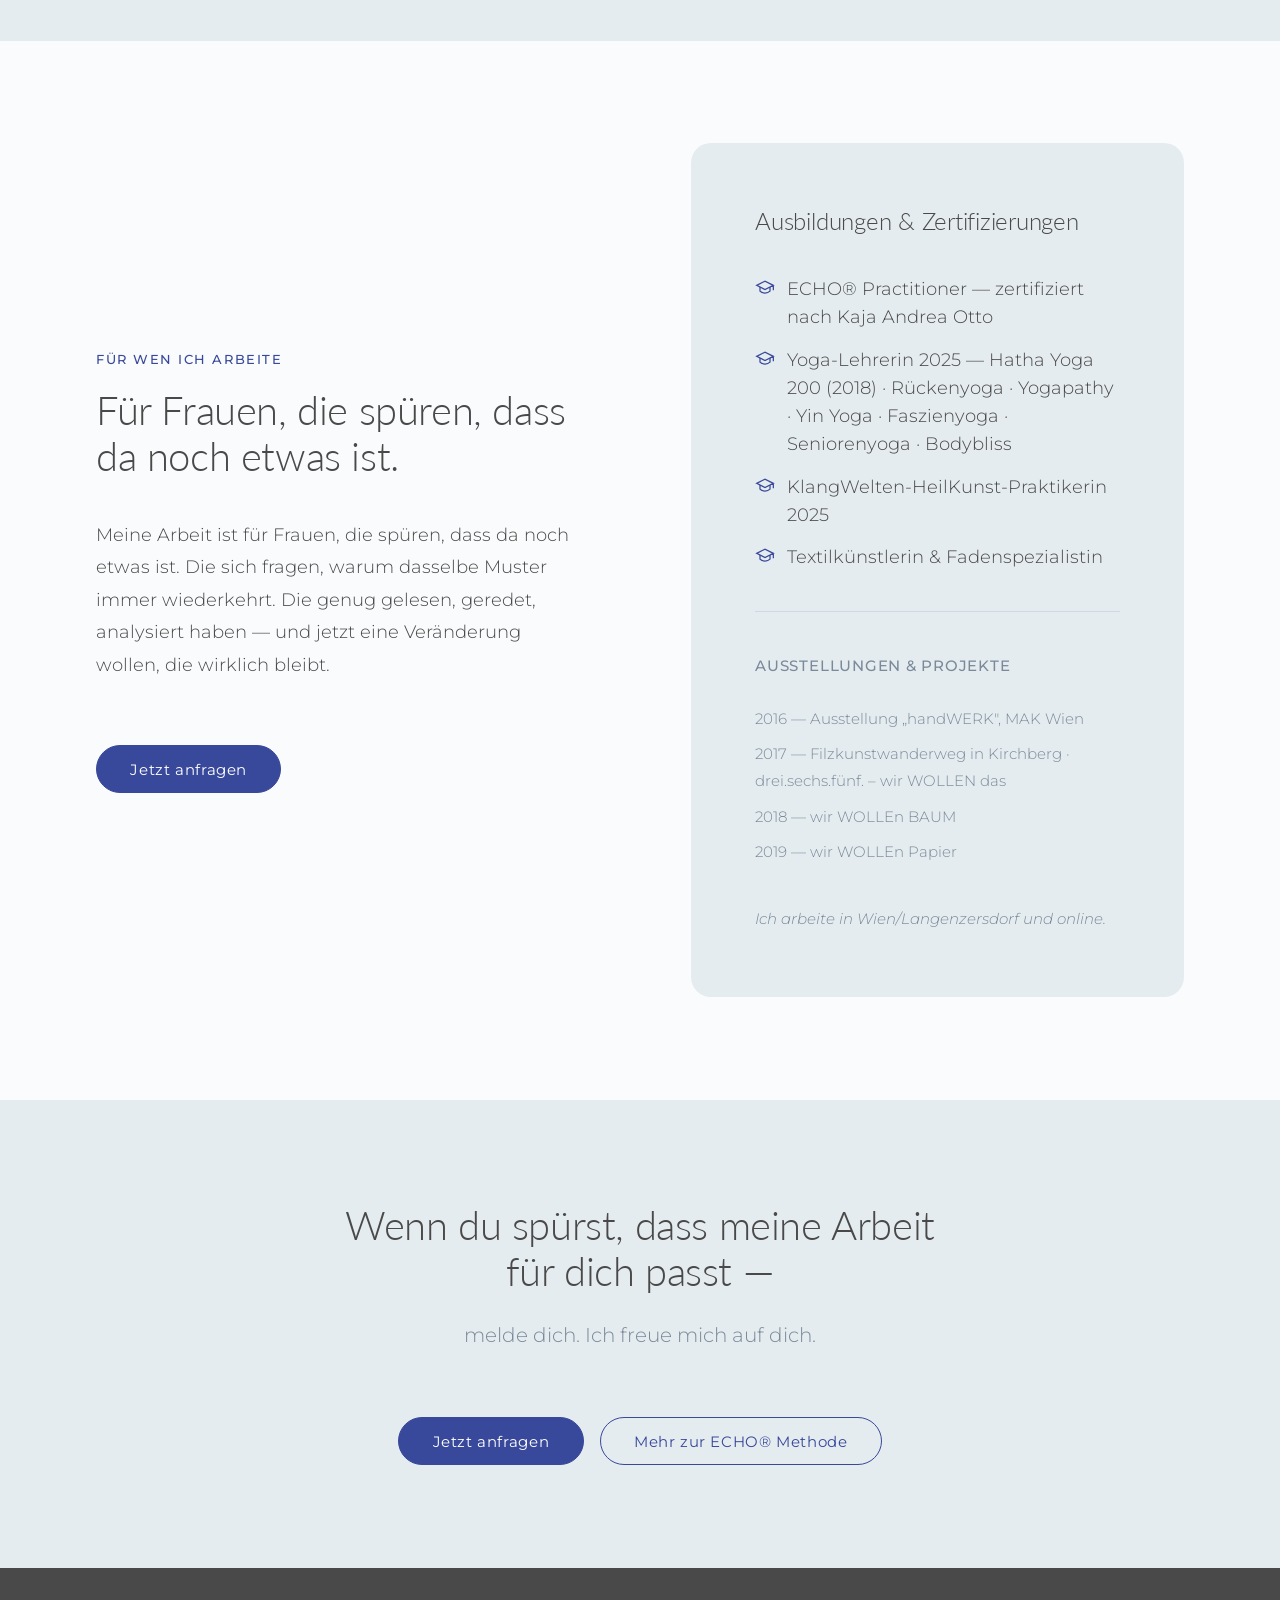
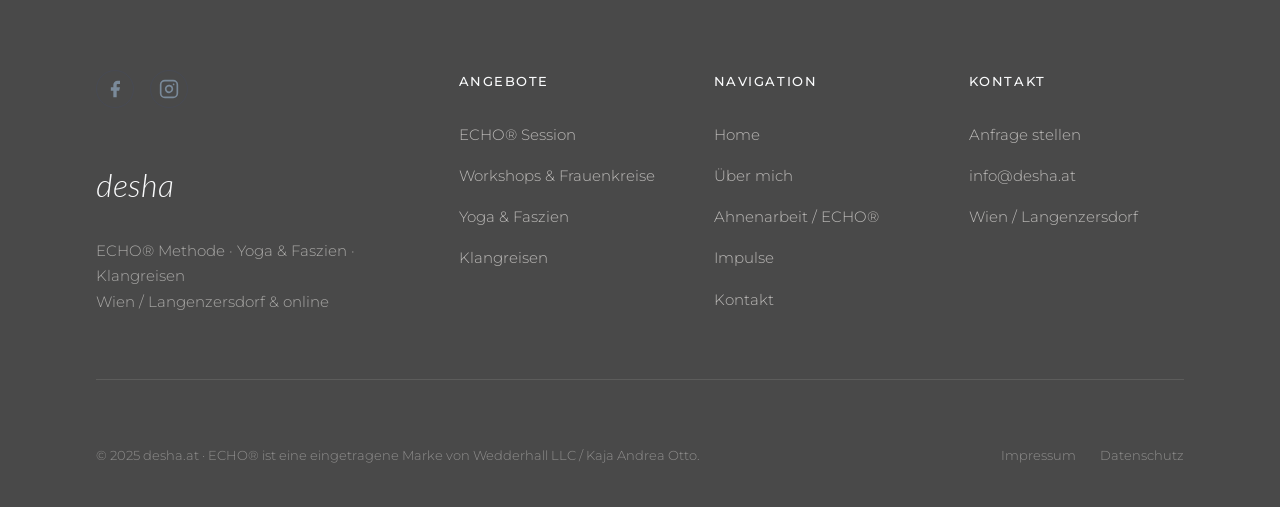
<file: ueber-mich.html>
<!DOCTYPE html>
<html lang="de">
<head>
  <meta charset="UTF-8">
  <meta name="viewport" content="width=device-width, initial-scale=1.0">
  <title>Über mich — Monika Tatrai | desha.at</title>
  <meta name="description" content="Ich begleite Frauen dabei, alte Muster zu lösen. Zertifizierte ECHO® Practitioner, Yoga-Lehrerin, Klang-Begleiterin — in Wien/Langenzersdorf und online.">
  <link rel="canonical" href="https://desha.at/ueber-mich">
  <meta name="robots" content="index, follow">

  <!-- Open Graph -->
  <meta property="og:title" content="Über mich — Monika Tatrai | desha.at">
  <meta property="og:description" content="Ich begleite Frauen dabei, alte Muster zu lösen. Zertifizierte ECHO® Practitioner, Yoga-Lehrerin, Klang-Begleiterin — in Wien/Langenzersdorf und online.">
  <meta property="og:type" content="profile">
  <meta property="og:url" content="https://desha.at/ueber-mich">
  <meta property="og:image" content="https://desha.at/assets/images/portrait-monika.jpg">
  <meta property="og:locale" content="de_AT">
  <meta property="og:site_name" content="desha.at">

  <!-- Twitter Card -->
  <meta name="twitter:card" content="summary_large_image">
  <meta name="twitter:title" content="Über mich — Monika Tatrai | desha.at">
  <meta name="twitter:description" content="Ich begleite Frauen dabei, alte Muster zu lösen. Zertifizierte ECHO® Practitioner, Yoga-Lehrerin, Klang-Begleiterin.">
  <meta name="twitter:image" content="https://desha.at/assets/images/portrait-monika.jpg">

  <!-- JSON-LD: Person -->
  <script type="application/ld+json">
  {
    "@context": "https://schema.org",
    "@type": "Person",
    "name": "Monika Tatrai",
    "jobTitle": "ECHO® Practitioner, Yoga-Lehrerin, Klang-Begleiterin",
    "url": "https://desha.at/ueber-mich",
    "image": "https://desha.at/assets/images/portrait-monika.jpg",
    "worksFor": {
      "@type": "LocalBusiness",
      "name": "desha.at",
      "url": "https://desha.at"
    },
    "knowsAbout": ["ECHO® Methode", "Yoga", "Faszienarbeit", "Klangreisen", "Ahnenarbeit", "Epigenetik"]
  }
  </script>

  <link rel="preconnect" href="https://fonts.googleapis.com">
  <link rel="preconnect" href="https://fonts.gstatic.com" crossorigin>
  <link href="https://fonts.googleapis.com/css2?family=Lato:ital,wght@0,300;0,400;0,700;1,300;1,400&family=Montserrat:wght@300;400;500&display=swap" rel="stylesheet">

  <link rel="stylesheet" href="css/main.css">
  <link rel="stylesheet" href="css/components.css">
  <link rel="stylesheet" href="css/responsive.css">
</head>
<body>

  <!-- NAV -->
  <header class="nav" role="banner">
    <div class="nav__inner">
      <a href="index.html" class="nav__logo"><img src="assets/images/DESHA_logo_klein.png" alt="DESHA" class="nav__logo-img"></a>
      <nav aria-label="Hauptnavigation">
        <ul class="nav__links" role="list">
          <li><a href="ueber-mich.html" class="nav__link is-active">Über mich</a></li>
          <li><a href="angebote/index.html" class="nav__link">Angebote</a></li>
          <li class="nav__item--dropdown">
            <a href="echo-methode.html" class="nav__link">Ahnenarbeit / ECHO® <span class="nav__arrow" aria-hidden="true">▾</span></a>
            <ul class="nav__dropdown" role="list">
              <li><a href="echo-methode.html" class="nav__dropdown-link">Was ist die ECHO® Methode</a></li>
              <li><a href="angebote/echo-session.html" class="nav__dropdown-link">1:1 Session</a></li>
              <li><a href="angebote/online-retreat.html" class="nav__dropdown-link">ECHO – Orte &amp; Plätze</a></li>
              <li><a href="angebote/gruppenarbeit.html" class="nav__dropdown-link">Workshop – Frauen</a></li>
            </ul>
          </li>
          <li><a href="angebote/yoga-faszien.html" class="nav__link">Yoga</a></li>
          <li><a href="angebote/klangreisen.html" class="nav__link">Klangreisen</a></li>
          <li><a href="blog/index.html" class="nav__link">Impulse</a></li>
        </ul>
      </nav>
      <a href="kontakt.html" class="btn btn--primary nav__cta">Jetzt anfragen</a>
      <button class="nav__toggle" aria-label="Menü öffnen" aria-expanded="false" aria-controls="mobile-menu">
        <span></span><span></span><span></span>
      </button>
    </div>
    <nav id="mobile-menu" class="nav__mobile" aria-label="Mobile Navigation">
      <ul class="nav__mobile-links" role="list">
        <li><a href="ueber-mich.html" class="nav__mobile-link is-active">Über mich</a></li>
        <li><a href="angebote/index.html" class="nav__mobile-link">Angebote</a></li>
        <li><a href="echo-methode.html" class="nav__mobile-link">Ahnenarbeit / ECHO®</a></li>
        <li><a href="angebote/echo-session.html" class="nav__mobile-link">— 1:1 Session</a></li>
        <li><a href="angebote/online-retreat.html" class="nav__mobile-link">— ECHO – Orte &amp; Plätze</a></li>
        <li><a href="angebote/gruppenarbeit.html" class="nav__mobile-link">— Workshop – Frauen</a></li>
        <li><a href="angebote/yoga-faszien.html" class="nav__mobile-link">Yoga</a></li>
        <li><a href="angebote/klangreisen.html" class="nav__mobile-link">Klangreisen</a></li>
        <li><a href="blog/index.html" class="nav__mobile-link">Impulse</a></li>
        <li><a href="kontakt.html" class="nav__mobile-link">Kontakt</a></li>
      </ul>
      <a href="kontakt.html" class="btn btn--primary" style="align-self:flex-start;margin-top:auto;">Jetzt anfragen</a>
    </nav>
  </header>

  <main>

    <!-- PAGE HERO — PORTRAIT + HEADLINE -->
    <section style="padding-top: 9rem; padding-bottom: var(--space-2xl);" aria-labelledby="page-title">
      <div class="u-container">
        <div class="split split--wide">

          <!-- Bild -->
          <div class="fade-in">
            <div class="img-frame">
              <img
                src="assets/images/monika-044.jpg"
                alt="Monika Tatrai — Portraitfoto"
                style="width:100%; aspect-ratio:3/4; object-fit:cover; border-radius:var(--radius-lg); display:block;"
                loading="eager"
              >
            </div>
          </div>

          <!-- Intro-Text -->
          <div class="fade-in fade-in--delay-1" style="display: flex; flex-direction: column; justify-content: center;">
            <span class="kicker">Über mich</span>
            <h1 id="page-title" style="font-size: var(--text-2xl);">
              Ich bin Monika Tatrai. Ich begleite dich dorthin, wo die Veränderung wirklich beginnt.
            </h1>
            <div style="margin-top: var(--space-xl); display: grid; gap: var(--space-md);">
              <p>
                Mein Weg zu dieser Arbeit war nicht geradlinig. Er führte über Yoga-Matten, durch
                Stille, durch Momente, in denen ich selbst nicht mehr weiterkam — obwohl ich doch
                so viel „an mir gearbeitet" hatte.
              </p>
              <p>
                Irgendwann verstand ich: Das, was mich zurückgehalten hat, war nicht meines.
                Es war alt. Es war geerbt. Es kam aus einer Linie, die nie die Sprache dafür
                gefunden hatte.
              </p>
              <p>
                Heute weiß ich, wie man es findet — und wie man es loslässt.
              </p>
            </div>
          </div>

        </div>
      </div>
    </section>


    <!-- MEINE ARBEIT -->
    <section class="u-section u-bg-surface" aria-labelledby="arbeit-title">
      <div class="u-container u-container--narrow">
        <span class="kicker fade-in">Meine Arbeit</span>
        <h2 id="arbeit-title" class="fade-in fade-in--delay-1">Was ich tue — und wie.</h2>
        <div style="margin-top: var(--space-xl); display: grid; gap: var(--space-md);" class="fade-in fade-in--delay-2">
          <p>
            Ich bin zertifizierte ECHO® Practitioner und arbeite mit einer Methode, die
            Wissenschaft und alte Weisheit auf eine Art verbindet, die ich so zuvor nicht kannte:
            präzise, sanft, tief.
          </p>
          <p>
            Daneben unterrichte ich Yoga mit einem besonderen Fokus auf die Faszien — jenes
            Bindegewebe, das nicht nur unseren Körper, sondern auch unsere emotionalen Erfahrungen
            trägt. Und ich begleite Klangreisen, weil Klang Räume öffnet, die Worte nicht erreichen.
          </p>
        </div>
      </div>
    </section>


    <!-- FÜR WEN ICH ARBEITE -->
    <section class="u-section" aria-labelledby="fuerwen-title">
      <div class="u-container">
        <div class="split">

          <div class="fade-in">
            <span class="kicker">Für wen ich arbeite</span>
            <h2 id="fuerwen-title">Für Frauen, die spüren, dass da noch etwas ist.</h2>
            <p style="margin-top: var(--space-lg);">
              Meine Arbeit ist für Frauen, die spüren, dass da noch etwas ist. Die sich fragen,
              warum dasselbe Muster immer wiederkehrt. Die genug gelesen, geredet, analysiert
              haben — und jetzt eine Veränderung wollen, die wirklich bleibt.
            </p>
            <div style="margin-top: var(--space-xl);">
              <a href="kontakt.html" class="btn btn--primary">Jetzt anfragen</a>
            </div>
          </div>

          <!-- Zertifizierungen -->
          <div class="fade-in fade-in--delay-1">
            <div style="
              background: var(--color-surface);
              border-radius: var(--radius-lg);
              padding: var(--space-xl);
            ">
              <h3 style="font-size: var(--text-xl); font-style: normal; margin-bottom: var(--space-lg);">
                Ausbildungen &amp; Zertifizierungen
              </h3>
              <ul class="icon-list">
                <li class="icon-list__item">
                  <svg class="icon-list__icon" viewBox="0 0 24 24" fill="none" stroke="currentColor" stroke-width="1.5" aria-hidden="true"><path d="M22 10v6M2 10l10-5 10 5-10 5z"/><path d="M6 12v5c3 3 9 3 12 0v-5"/></svg>
                  ECHO® Practitioner — zertifiziert nach Kaja Andrea Otto
                </li>
                <li class="icon-list__item">
                  <svg class="icon-list__icon" viewBox="0 0 24 24" fill="none" stroke="currentColor" stroke-width="1.5" aria-hidden="true"><path d="M22 10v6M2 10l10-5 10 5-10 5z"/><path d="M6 12v5c3 3 9 3 12 0v-5"/></svg>
                  Yoga-Lehrerin 2025 — Hatha Yoga 200 (2018) · Rückenyoga · Yogapathy · Yin Yoga · Faszienyoga · Seniorenyoga · Bodybliss
                </li>
                <li class="icon-list__item">
                  <svg class="icon-list__icon" viewBox="0 0 24 24" fill="none" stroke="currentColor" stroke-width="1.5" aria-hidden="true"><path d="M22 10v6M2 10l10-5 10 5-10 5z"/><path d="M6 12v5c3 3 9 3 12 0v-5"/></svg>
                  KlangWelten-HeilKunst-Praktikerin 2025
                </li>
                <li class="icon-list__item">
                  <svg class="icon-list__icon" viewBox="0 0 24 24" fill="none" stroke="currentColor" stroke-width="1.5" aria-hidden="true"><path d="M22 10v6M2 10l10-5 10 5-10 5z"/><path d="M6 12v5c3 3 9 3 12 0v-5"/></svg>
                  Textilkünstlerin &amp; Fadenspezialistin
                </li>
              </ul>

              <div style="margin-top: var(--space-lg); padding-top: var(--space-lg); border-top: 1px solid var(--color-border);">
                <p style="font-size: var(--text-sm); font-weight: 500; letter-spacing: 0.05em; text-transform: uppercase; color: var(--color-text-muted); margin-bottom: var(--space-md);">Ausstellungen &amp; Projekte</p>
                <ul style="list-style: none; padding: 0; margin: 0; display: grid; gap: var(--space-xs); font-size: var(--text-sm); color: var(--color-text-muted);">
                  <li>2016 — Ausstellung „handWERK", MAK Wien</li>
                  <li>2017 — Filzkunstwanderweg in Kirchberg · drei.sechs.fünf. – wir WOLLEN das</li>
                  <li>2018 — wir WOLLEn BAUM</li>
                  <li>2019 — wir WOLLEn Papier</li>
                </ul>
              </div>

              <p style="margin-top: var(--space-lg); font-size: var(--text-sm); color: var(--color-text-muted); font-style: italic;">
                Ich arbeite in Wien/Langenzersdorf und online.
              </p>
            </div>
          </div>

        </div>
      </div>
    </section>


    <!-- CTA -->
    <section class="u-section u-bg-surface" aria-label="Handlungsaufruf">
      <div class="u-container u-container--narrow u-text-center">
        <div class="fade-in">
          <h2>Wenn du spürst, dass meine Arbeit für dich passt —</h2>
          <p class="lead" style="margin-top: var(--space-md); margin-inline: auto;">
            melde dich. Ich freue mich auf dich.
          </p>
          <div class="btn-group u-flex--center" style="margin-top: var(--space-xl);">
            <a href="kontakt.html" class="btn btn--primary">Jetzt anfragen</a>
            <a href="echo-methode.html" class="btn btn--ghost">Mehr zur ECHO® Methode</a>
          </div>
        </div>
      </div>
    </section>

  </main>

  <!-- FOOTER -->
  <footer class="footer" role="contentinfo">
    <div class="footer__inner">
      <div class="footer__top">
        <div class="footer__brand">
          <div class="footer__social"><a href="https://www.facebook.com/desha.monikatatrai" class="footer__social-link" target="_blank" rel="noopener" aria-label="Facebook"><svg xmlns="http://www.w3.org/2000/svg" width="20" height="20" viewBox="0 0 24 24" fill="currentColor" aria-hidden="true"><path d="M18 2h-3a5 5 0 0 0-5 5v3H7v4h3v8h4v-8h3l1-4h-4V7a1 1 0 0 1 1-1h3z"/></svg></a><a href="https://www.instagram.com/desha.monikatatrai" class="footer__social-link" target="_blank" rel="noopener" aria-label="Instagram"><svg xmlns="http://www.w3.org/2000/svg" width="20" height="20" viewBox="0 0 24 24" fill="none" stroke="currentColor" stroke-width="2" stroke-linecap="round" stroke-linejoin="round" aria-hidden="true"><rect x="2" y="2" width="20" height="20" rx="5" ry="5"/><path d="M16 11.37A4 4 0 1 1 12.63 8 4 4 0 0 1 16 11.37z"/><line x1="17.5" y1="6.5" x2="17.51" y2="6.5"/></svg></a></div><a href="index.html" class="footer__logo">desha</a>
          <p class="footer__tagline">ECHO® Methode · Yoga & Faszien · Klangreisen<br>Wien / Langenzersdorf &amp; online</p>
        </div>
        <div>
          <p class="footer__col-title">Angebote</p>
          <ul class="footer__links" role="list">
            <li><a href="angebote/echo-session.html" class="footer__link">ECHO® Session</a></li>
            <li><a href="angebote/gruppenarbeit.html" class="footer__link">Workshops &amp; Frauenkreise</a></li>
            <li><a href="angebote/yoga-faszien.html" class="footer__link">Yoga &amp; Faszien</a></li>
            <li><a href="angebote/klangreisen.html" class="footer__link">Klangreisen</a></li>
          </ul>
        </div>
        <div>
          <p class="footer__col-title">Navigation</p>
          <ul class="footer__links" role="list">
            <li><a href="index.html" class="footer__link">Home</a></li>
            <li><a href="ueber-mich.html" class="footer__link">Über mich</a></li>
            <li><a href="echo-methode.html" class="footer__link">Ahnenarbeit / ECHO®</a></li>
            <li><a href="blog/index.html" class="footer__link">Impulse</a></li>
            <li><a href="kontakt.html" class="footer__link">Kontakt</a></li>
          </ul>
        </div>
        <div>
          <p class="footer__col-title">Kontakt</p>
          <ul class="footer__links" role="list">
            <li><a href="kontakt.html" class="footer__link">Anfrage stellen</a></li>
            <li><a href="mailto:info@desha.at" class="footer__link">info@desha.at</a></li>
            <li><span class="footer__link" style="cursor:default;">Wien / Langenzersdorf</span></li>
          </ul>
        </div>
      </div>
      <div class="footer__bottom">
        <span>© 2025 desha.at · ECHO® ist eine eingetragene Marke von Wedderhall LLC / Kaja Andrea Otto.</span>
        <nav class="footer__legal" aria-label="Rechtliche Links">
          <a href="impressum.html" class="footer__legal-link">Impressum</a>
          <a href="impressum.html#datenschutz" class="footer__legal-link">Datenschutz</a>
        </nav>
      </div>
    </div>
  </footer>

  <script src="js/main.js"></script>
</body>
</html>
</file>
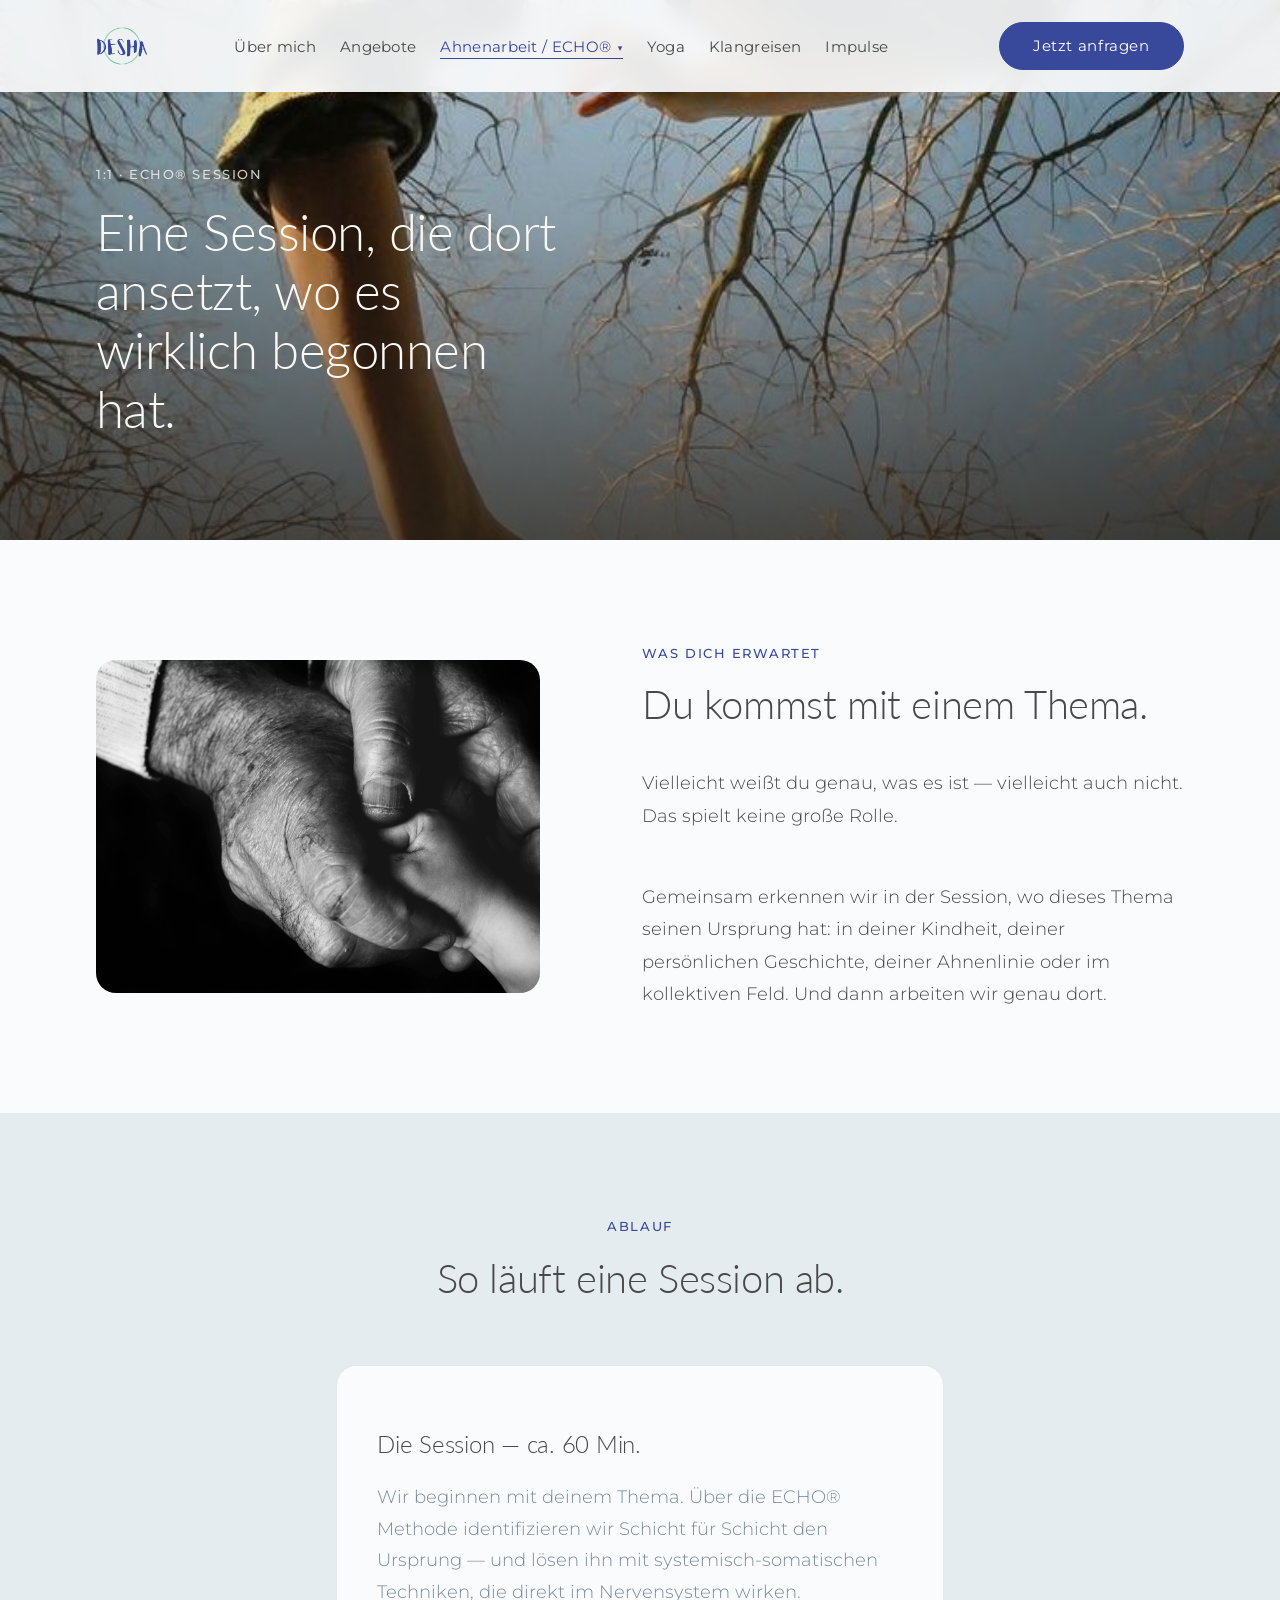
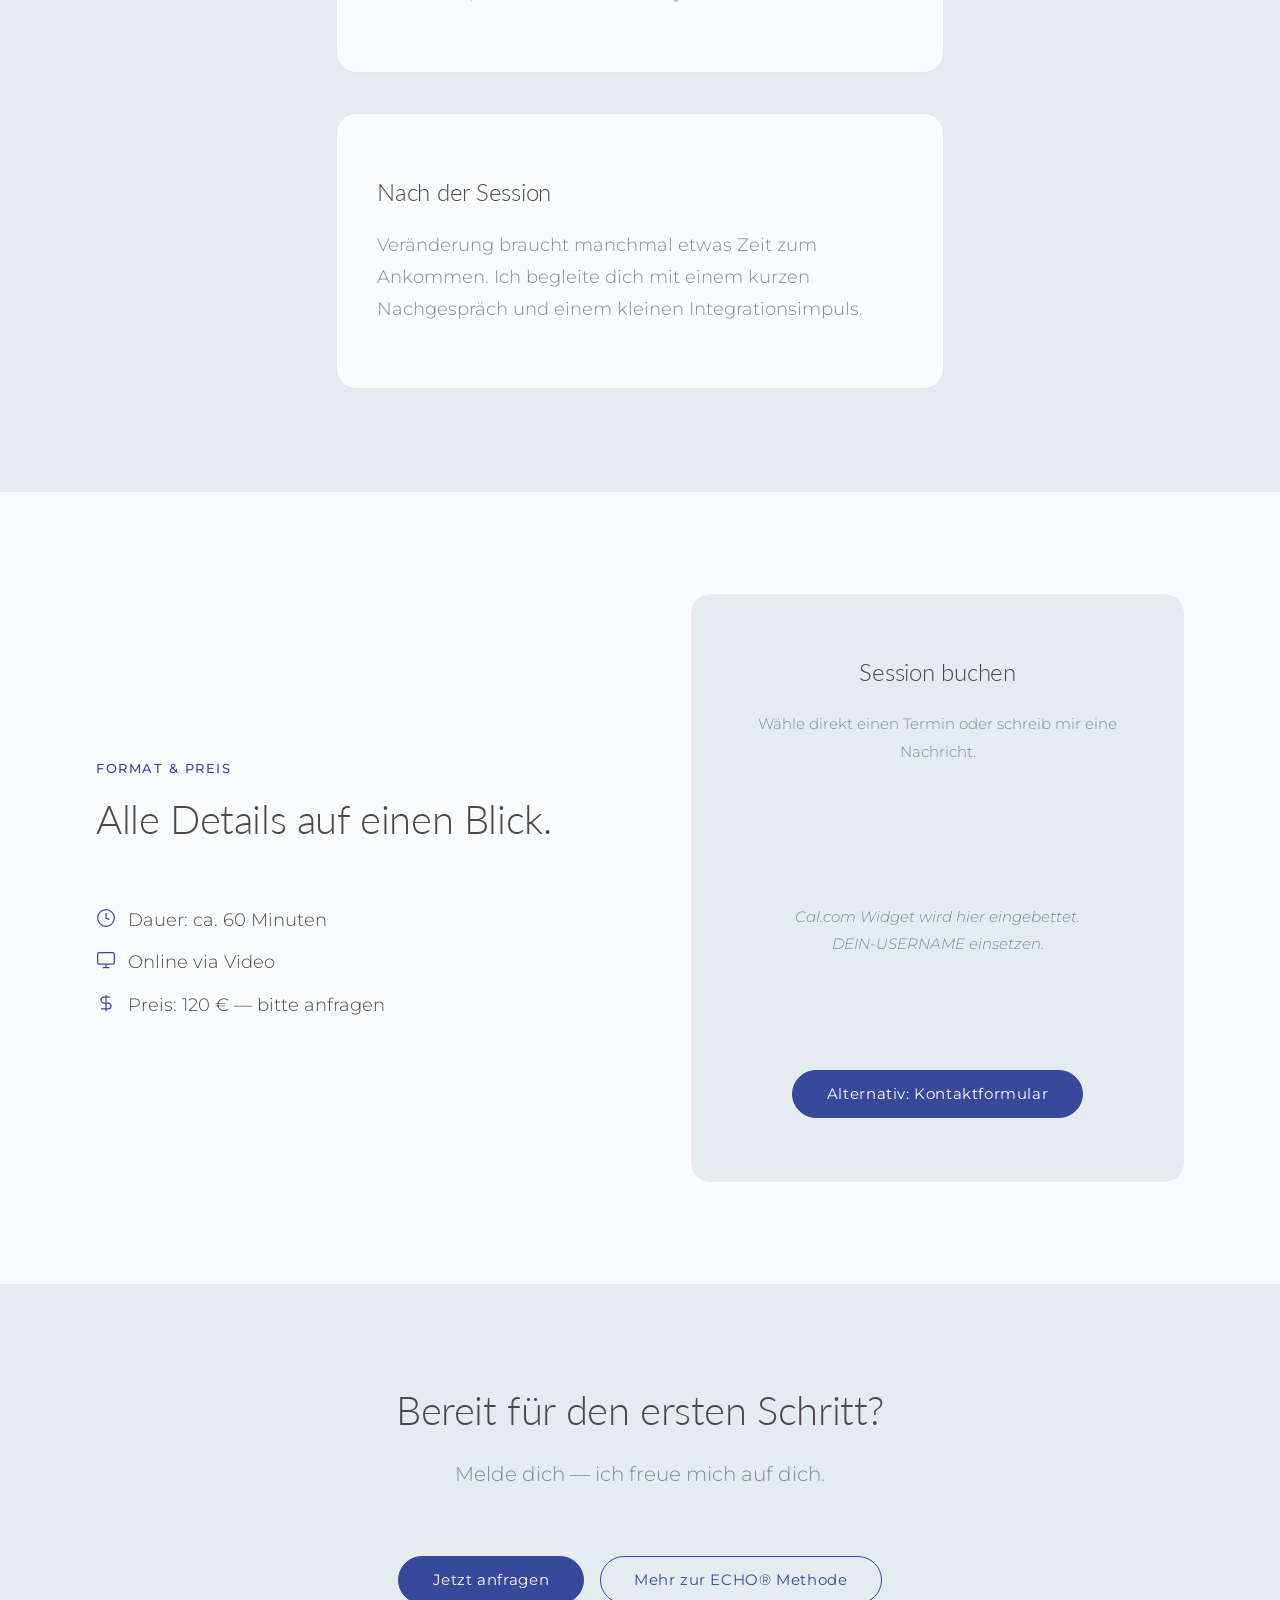
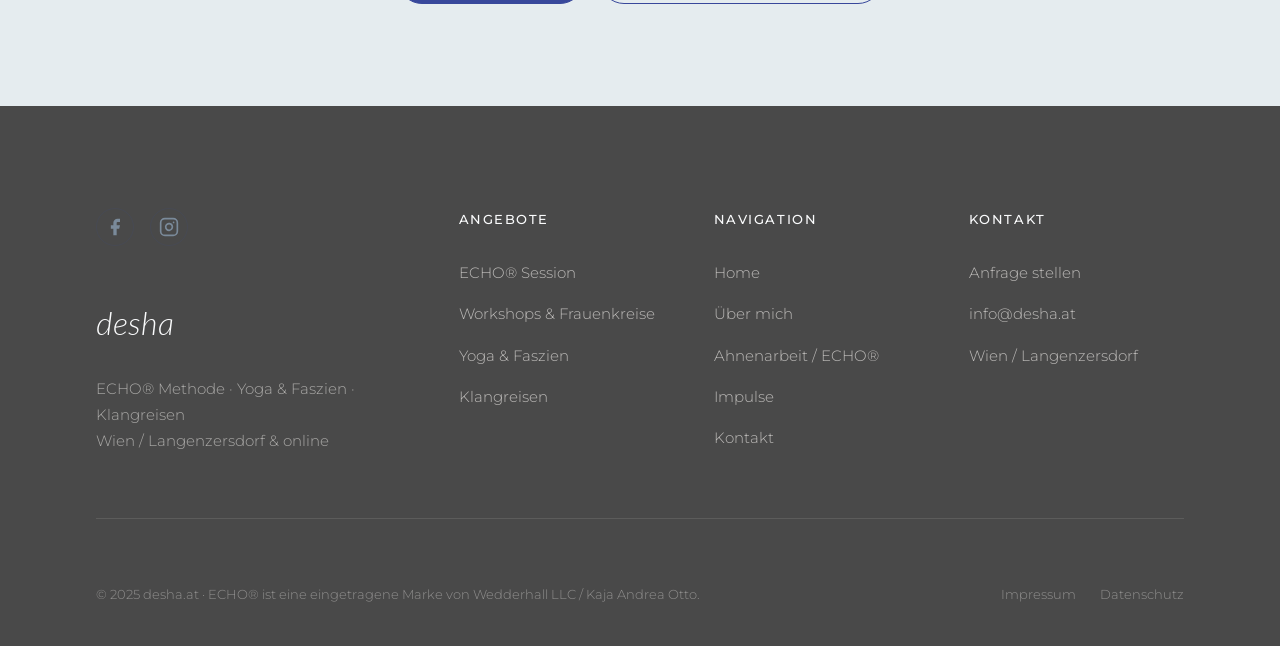
<file: angebote/echo-session.html>
<!DOCTYPE html>
<html lang="de">
<head>
  <meta charset="UTF-8">
  <meta name="viewport" content="width=device-width, initial-scale=1.0">
  <title>1:1 ECHO® Session — Ahnenarbeit & Transformation | desha.at</title>
  <meta name="description" content="Eine 1:1 ECHO® Session, die dort ansetzt, wo es wirklich begonnen hat. Ca. 90 Minuten, online oder in Wien/Langenzersdorf.">
  <link rel="canonical" href="https://desha.at/angebote/echo-session">
  <meta name="robots" content="index, follow">

  <!-- Open Graph -->
  <meta property="og:title" content="1:1 ECHO® Session — Ahnenarbeit & Transformation | desha.at">
  <meta property="og:description" content="Eine 1:1 ECHO® Session, die dort ansetzt, wo es wirklich begonnen hat. Ca. 90 Minuten, online oder in Wien/Langenzersdorf.">
  <meta property="og:type" content="website">
  <meta property="og:url" content="https://desha.at/angebote/echo-session">
  <meta property="og:image" content="https://desha.at/assets/images/portrait-monika.jpg">
  <meta property="og:locale" content="de_AT">
  <meta property="og:site_name" content="desha.at">

  <!-- Twitter Card -->
  <meta name="twitter:card" content="summary_large_image">
  <meta name="twitter:title" content="1:1 ECHO® Session — Ahnenarbeit & Transformation | desha.at">
  <meta name="twitter:description" content="Eine 1:1 ECHO® Session, die dort ansetzt, wo es wirklich begonnen hat. Ca. 90 Minuten, online oder in Wien.">
  <meta name="twitter:image" content="https://desha.at/assets/images/portrait-monika.jpg">

  <!-- JSON-LD: Service -->
  <script type="application/ld+json">
  {
    "@context": "https://schema.org",
    "@type": "Service",
    "name": "1:1 ECHO® Session",
    "description": "Eine 1:1 ECHO® Session, die dort ansetzt, wo es wirklich begonnen hat. Ca. 90 Minuten, online oder in Wien/Langenzersdorf.",
    "url": "https://desha.at/angebote/echo-session",
    "provider": {
      "@type": "LocalBusiness",
      "name": "desha.at — Monika Tatrai",
      "url": "https://desha.at"
    },
    "areaServed": ["Wien", "Langenzersdorf", "Online"],
    "serviceType": "ECHO® Einzelsession"
  }
  </script>

  <link rel="preconnect" href="https://fonts.googleapis.com">
  <link rel="preconnect" href="https://fonts.gstatic.com" crossorigin>
  <link href="https://fonts.googleapis.com/css2?family=Lato:ital,wght@0,300;0,400;0,700;1,300;1,400&family=Montserrat:wght@300;400;500&display=swap" rel="stylesheet">
  <link rel="stylesheet" href="../css/main.css">
  <link rel="stylesheet" href="../css/components.css">
  <link rel="stylesheet" href="../css/responsive.css">
</head>
<body>

  <header class="nav" role="banner">
    <div class="nav__inner">
      <a href="../index.html" class="nav__logo"><img src="../assets/images/DESHA_logo_klein.png" alt="DESHA" class="nav__logo-img"></a>
      <nav aria-label="Hauptnavigation">
        <ul class="nav__links" role="list">
          <li><a href="../ueber-mich.html" class="nav__link">Über mich</a></li>
          <li><a href="../angebote/index.html" class="nav__link">Angebote</a></li>
          <li class="nav__item--dropdown">
            <a href="../echo-methode.html" class="nav__link is-active">Ahnenarbeit / ECHO® <span class="nav__arrow" aria-hidden="true">▾</span></a>
            <ul class="nav__dropdown" role="list">
              <li><a href="../echo-methode.html" class="nav__dropdown-link">Was ist die ECHO® Methode</a></li>
              <li><a href="../angebote/echo-session.html" class="nav__dropdown-link">1:1 Session</a></li>
              <li><a href="../angebote/online-retreat.html" class="nav__dropdown-link">ECHO – Orte &amp; Plätze</a></li>
              <li><a href="../angebote/gruppenarbeit.html" class="nav__dropdown-link">Workshop – Frauen</a></li>
            </ul>
          </li>
          <li><a href="../angebote/yoga-faszien.html" class="nav__link">Yoga</a></li>
          <li><a href="../angebote/klangreisen.html" class="nav__link">Klangreisen</a></li>
          <li><a href="../blog/index.html" class="nav__link">Impulse</a></li>
        </ul>
      </nav>
      <a href="../kontakt.html" class="btn btn--primary nav__cta">Jetzt anfragen</a>
      <button class="nav__toggle" aria-label="Menü öffnen" aria-expanded="false" aria-controls="mobile-menu">
        <span></span><span></span><span></span>
      </button>
    </div>
    <nav id="mobile-menu" class="nav__mobile" aria-label="Mobile Navigation">
      <ul class="nav__mobile-links" role="list">
        <li><a href="../ueber-mich.html" class="nav__mobile-link">Über mich</a></li>
        <li><a href="../angebote/index.html" class="nav__mobile-link">Angebote</a></li>
        <li><a href="../echo-methode.html" class="nav__mobile-link is-active">Ahnenarbeit / ECHO®</a></li>
        <li><a href="../angebote/echo-session.html" class="nav__mobile-link">— 1:1 Session</a></li>
        <li><a href="../angebote/online-retreat.html" class="nav__mobile-link">— ECHO – Orte &amp; Plätze</a></li>
        <li><a href="../angebote/gruppenarbeit.html" class="nav__mobile-link">— Workshop – Frauen</a></li>
        <li><a href="../angebote/yoga-faszien.html" class="nav__mobile-link">Yoga</a></li>
        <li><a href="../angebote/klangreisen.html" class="nav__mobile-link">Klangreisen</a></li>
        <li><a href="../blog/index.html" class="nav__mobile-link">Impulse</a></li>
        <li><a href="../kontakt.html" class="nav__mobile-link">Kontakt</a></li>
      </ul>
      <a href="../kontakt.html" class="btn btn--primary" style="align-self:flex-start;margin-top:auto;">Jetzt anfragen</a>
    </nav>
  </header>

  <main>

    <!-- HERO mit Bild -->
    <section style="position:relative; min-height:60vh; display:flex; align-items:flex-end; overflow:hidden; padding-top:6rem;" aria-labelledby="page-title">
      <img
        src="../assets/images/hero-session.jpg"
        alt="ECHO® Session — Stille vor der Transformation"
        style="position:absolute;inset:0;width:100%;height:100%;object-fit:cover;z-index:0;"
        loading="eager"
      >
      <div style="position:absolute;inset:0;background:linear-gradient(to top, rgba(44,34,24,0.75) 0%, rgba(44,34,24,0.2) 60%, transparent 100%);z-index:1;"></div>
      <div class="u-container" style="position:relative;z-index:2;padding-bottom:var(--space-2xl);">
        <span class="kicker" style="color:rgba(250,248,244,0.8);">1:1 · ECHO® Session</span>
        <h1 id="page-title" style="color:#FAF8F4;max-width:16ch;margin-top:var(--space-sm);">
          Eine Session, die dort ansetzt, wo es wirklich begonnen hat.
        </h1>
      </div>
    </section>

    <!-- INTRO -->
    <section class="u-section" aria-labelledby="intro-title">
      <div class="u-container">
        <div class="split split--wide-reversed">
          <div class="fade-in">
            <img
              src="../assets/images/echo-ritual.jpg"
              alt="ECHO® Ritual — Heilungsarbeit"
              style="width:100%;aspect-ratio:4/3;object-fit:cover;border-radius:var(--radius-lg);"
              loading="lazy"
            >
          </div>
          <div class="fade-in fade-in--delay-1">
            <span class="kicker">Was dich erwartet</span>
            <h2 id="intro-title">Du kommst mit einem Thema.</h2>
            <div style="margin-top:var(--space-lg);display:grid;gap:var(--space-md);">
              <p>Vielleicht weißt du genau, was es ist — vielleicht auch nicht. Das spielt keine große Rolle.</p>
              <p>Gemeinsam erkennen wir in der Session, wo dieses Thema seinen Ursprung hat: in deiner Kindheit, deiner persönlichen Geschichte, deiner Ahnenlinie oder im kollektiven Feld. Und dann arbeiten wir genau dort.</p>
            </div>
          </div>
        </div>
      </div>
    </section>

    <!-- ABLAUF -->
    <section class="u-section u-bg-surface" aria-labelledby="ablauf-title">
      <div class="u-container u-container--narrow">
        <div class="section-header section-header--center fade-in">
          <span class="kicker">Ablauf</span>
          <h2 id="ablauf-title">So läuft eine Session ab.</h2>
        </div>
        <div style="margin-top:var(--space-xl);display:grid;gap:var(--space-lg);" class="fade-in fade-in--delay-1">

          <div class="card">
            <h3 style="font-size:var(--text-xl);font-style:normal;">Die Session — ca. 60 Min.</h3>
            <p class="card__text">Wir beginnen mit deinem Thema. Über die ECHO® Methode identifizieren wir Schicht für Schicht den Ursprung — und lösen ihn mit systemisch-somatischen Techniken, die direkt im Nervensystem wirken.</p>
          </div>

          <div class="card">
            <h3 style="font-size:var(--text-xl);font-style:normal;">Nach der Session</h3>
            <p class="card__text">Veränderung braucht manchmal etwas Zeit zum Ankommen. Ich begleite dich mit einem kurzen Nachgespräch und einem kleinen Integrationsimpuls.</p>
          </div>
        </div>
      </div>
    </section>

    <!-- FORMAT & PREIS + BUCHUNG -->
    <section class="u-section" aria-labelledby="buchung-title">
      <div class="u-container">
        <div class="split">

          <div class="fade-in">
            <span class="kicker">Format & Preis</span>
            <h2 id="buchung-title">Alle Details auf einen Blick.</h2>
            <ul class="icon-list" style="margin-top:var(--space-xl);">
              <li class="icon-list__item">
                <svg class="icon-list__icon" viewBox="0 0 24 24" fill="none" stroke="currentColor" stroke-width="1.5" aria-hidden="true"><circle cx="12" cy="12" r="10"/><path d="M12 6v6l4 2"/></svg>
                Dauer: ca. 60 Minuten
              </li>
              <li class="icon-list__item">
                <svg class="icon-list__icon" viewBox="0 0 24 24" fill="none" stroke="currentColor" stroke-width="1.5" aria-hidden="true"><rect x="2" y="3" width="20" height="14" rx="2"/><path d="M8 21h8M12 17v4"/></svg>
                Online via Video
              </li>
              <li class="icon-list__item">
                <svg class="icon-list__icon" viewBox="0 0 24 24" fill="none" stroke="currentColor" stroke-width="1.5" aria-hidden="true"><path d="M12 2v20M17 5H9.5a3.5 3.5 0 000 7h5a3.5 3.5 0 010 7H6"/></svg>
                Preis: 120 € — bitte anfragen
              </li>
            </ul>
          </div>

          <!-- Cal.com Buchungs-Widget -->
          <div class="fade-in fade-in--delay-1">
            <div style="background:var(--color-surface);border-radius:var(--radius-lg);padding:var(--space-xl);text-align:center;">
              <h3 style="font-style:normal;font-size:var(--text-xl);margin-bottom:var(--space-md);">Session buchen</h3>
              <p style="color:var(--color-text-muted);font-size:var(--text-sm);margin-bottom:var(--space-xl);">
                Wähle direkt einen Termin oder schreib mir eine Nachricht.
              </p>
              <!-- Cal.com Widget: DEIN-USERNAME ersetzen -->
              <div id="cal-embed" style="min-height:200px;display:flex;align-items:center;justify-content:center;color:var(--color-text-muted);font-style:italic;font-size:var(--text-sm);">
                Cal.com Widget wird hier eingebettet.<br>DEIN-USERNAME einsetzen.
              </div>
              <a href="../kontakt.html" class="btn btn--primary" style="margin-top:var(--space-lg);">Alternativ: Kontaktformular</a>
            </div>
          </div>

        </div>
      </div>
    </section>

    <!-- CTA -->
    <section class="u-section u-bg-surface" aria-label="Handlungsaufruf">
      <div class="u-container u-container--narrow u-text-center">
        <div class="fade-in">
          <h2>Bereit für den ersten Schritt?</h2>
          <p class="lead" style="margin-top:var(--space-md);margin-inline:auto;">Melde dich — ich freue mich auf dich.</p>
          <div class="btn-group u-flex--center" style="margin-top:var(--space-xl);">
            <a href="../kontakt.html" class="btn btn--primary">Jetzt anfragen</a>
            <a href="../echo-methode.html" class="btn btn--ghost">Mehr zur ECHO® Methode</a>
          </div>
        </div>
      </div>
    </section>

  </main>

  <footer class="footer" role="contentinfo">
    <div class="footer__inner">
      <div class="footer__top">
        <div class="footer__brand"><div class="footer__social"><a href="https://www.facebook.com/desha.monikatatrai" class="footer__social-link" target="_blank" rel="noopener" aria-label="Facebook"><svg xmlns="http://www.w3.org/2000/svg" width="20" height="20" viewBox="0 0 24 24" fill="currentColor" aria-hidden="true"><path d="M18 2h-3a5 5 0 0 0-5 5v3H7v4h3v8h4v-8h3l1-4h-4V7a1 1 0 0 1 1-1h3z"/></svg></a><a href="https://www.instagram.com/desha.monikatatrai" class="footer__social-link" target="_blank" rel="noopener" aria-label="Instagram"><svg xmlns="http://www.w3.org/2000/svg" width="20" height="20" viewBox="0 0 24 24" fill="none" stroke="currentColor" stroke-width="2" stroke-linecap="round" stroke-linejoin="round" aria-hidden="true"><rect x="2" y="2" width="20" height="20" rx="5" ry="5"/><path d="M16 11.37A4 4 0 1 1 12.63 8 4 4 0 0 1 16 11.37z"/><line x1="17.5" y1="6.5" x2="17.51" y2="6.5"/></svg></a></div><a href="../index.html" class="footer__logo">desha</a><p class="footer__tagline">ECHO® Methode · Yoga & Faszien · Klangreisen<br>Wien / Langenzersdorf &amp; online</p></div>
        <div><p class="footer__col-title">Angebote</p><ul class="footer__links" role="list"><li><a href="../angebote/echo-session.html" class="footer__link">ECHO® Session</a></li><li><a href="../angebote/gruppenarbeit.html" class="footer__link">Workshops &amp; Frauenkreise</a></li><li><a href="../angebote/yoga-faszien.html" class="footer__link">Yoga &amp; Faszien</a></li><li><a href="../angebote/klangreisen.html" class="footer__link">Klangreisen</a></li></ul></div>
        <div><p class="footer__col-title">Navigation</p><ul class="footer__links" role="list"><li><a href="../index.html" class="footer__link">Home</a></li><li><a href="../ueber-mich.html" class="footer__link">Über mich</a></li><li><a href="../echo-methode.html" class="footer__link">Ahnenarbeit / ECHO®</a></li><li><a href="../blog/index.html" class="footer__link">Impulse</a></li><li><a href="../kontakt.html" class="footer__link">Kontakt</a></li></ul></div>
        <div><p class="footer__col-title">Kontakt</p><ul class="footer__links" role="list"><li><a href="../kontakt.html" class="footer__link">Anfrage stellen</a></li><li><a href="mailto:info@desha.at" class="footer__link">info@desha.at</a></li><li><span class="footer__link" style="cursor:default;">Wien / Langenzersdorf</span></li></ul></div>
      </div>
      <div class="footer__bottom"><span>© 2025 desha.at · ECHO® ist eine eingetragene Marke von Wedderhall LLC / Kaja Andrea Otto.</span><nav class="footer__legal" aria-label="Rechtliche Links"><a href="../impressum.html" class="footer__legal-link">Impressum</a><a href="../impressum.html#datenschutz" class="footer__legal-link">Datenschutz</a></nav></div>
    </div>
  </footer>
  <script src="../js/main.js"></script>
</body>
</html>
</file>
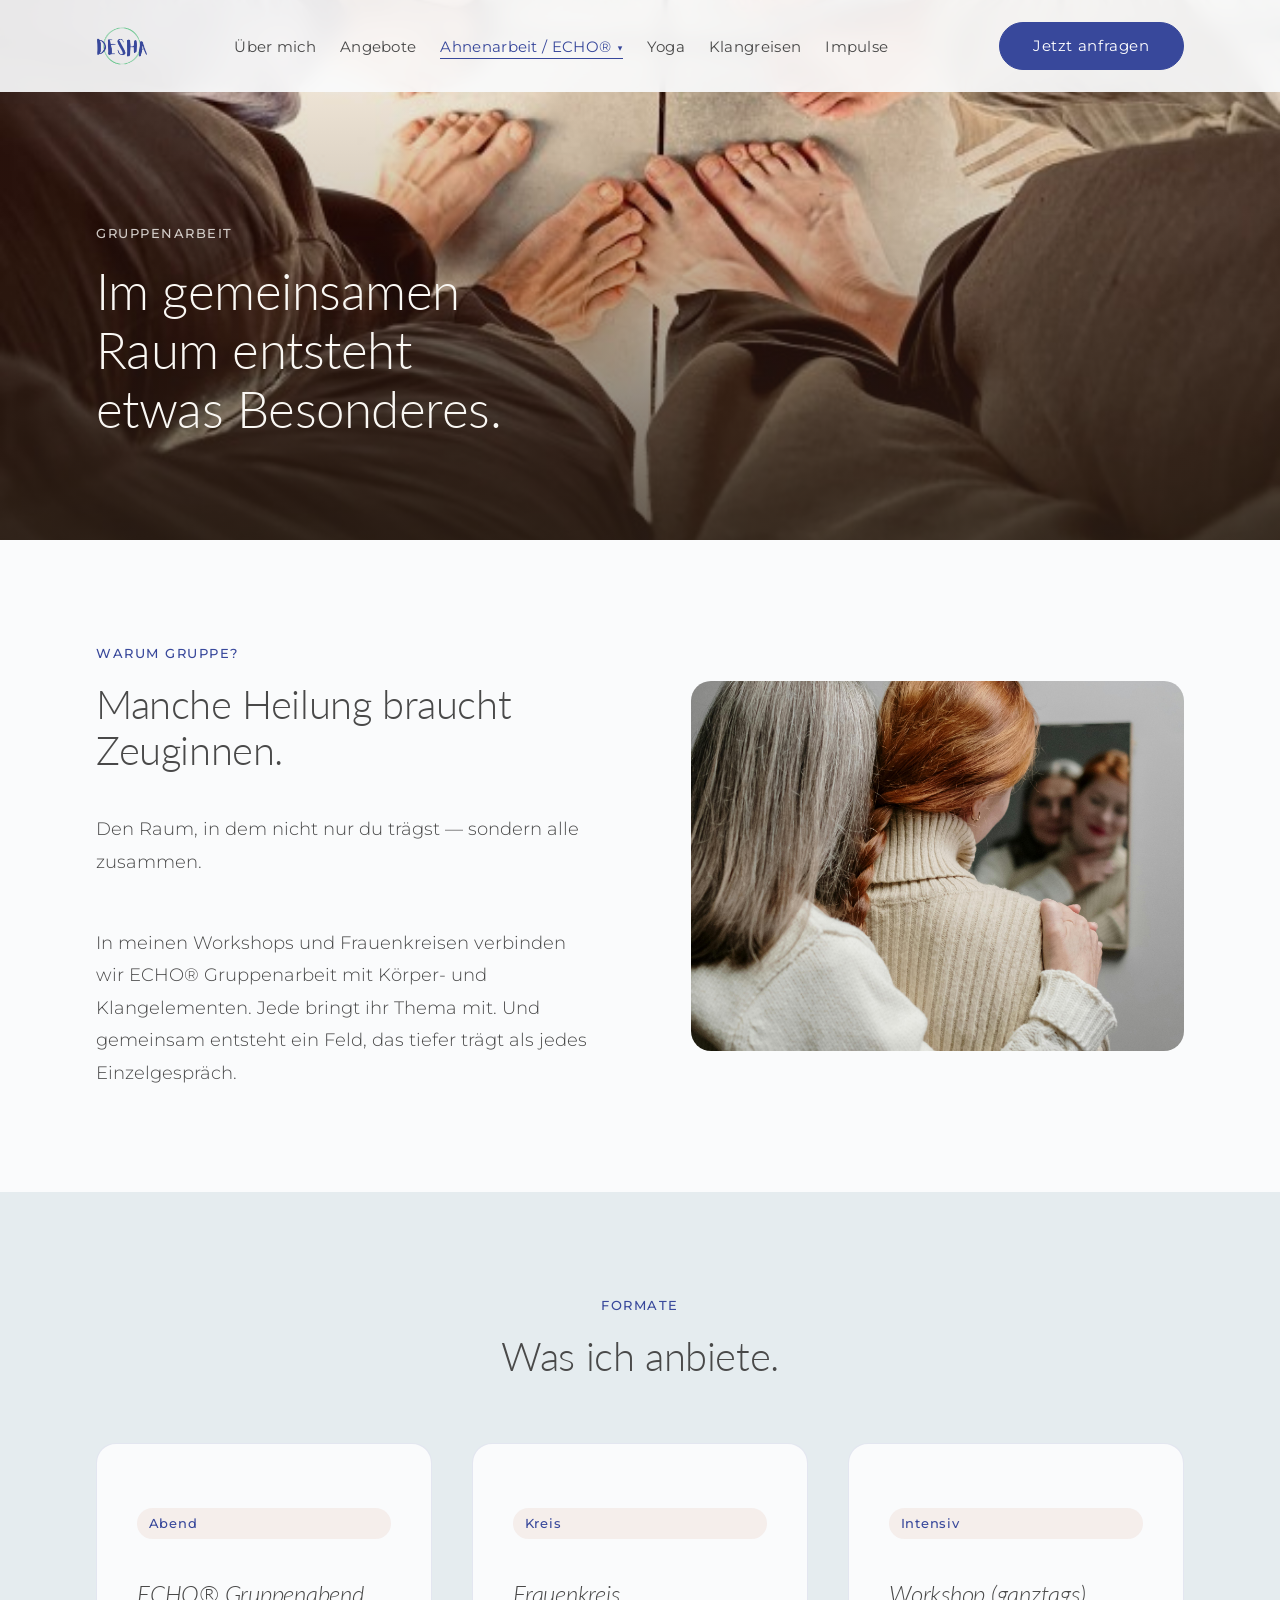
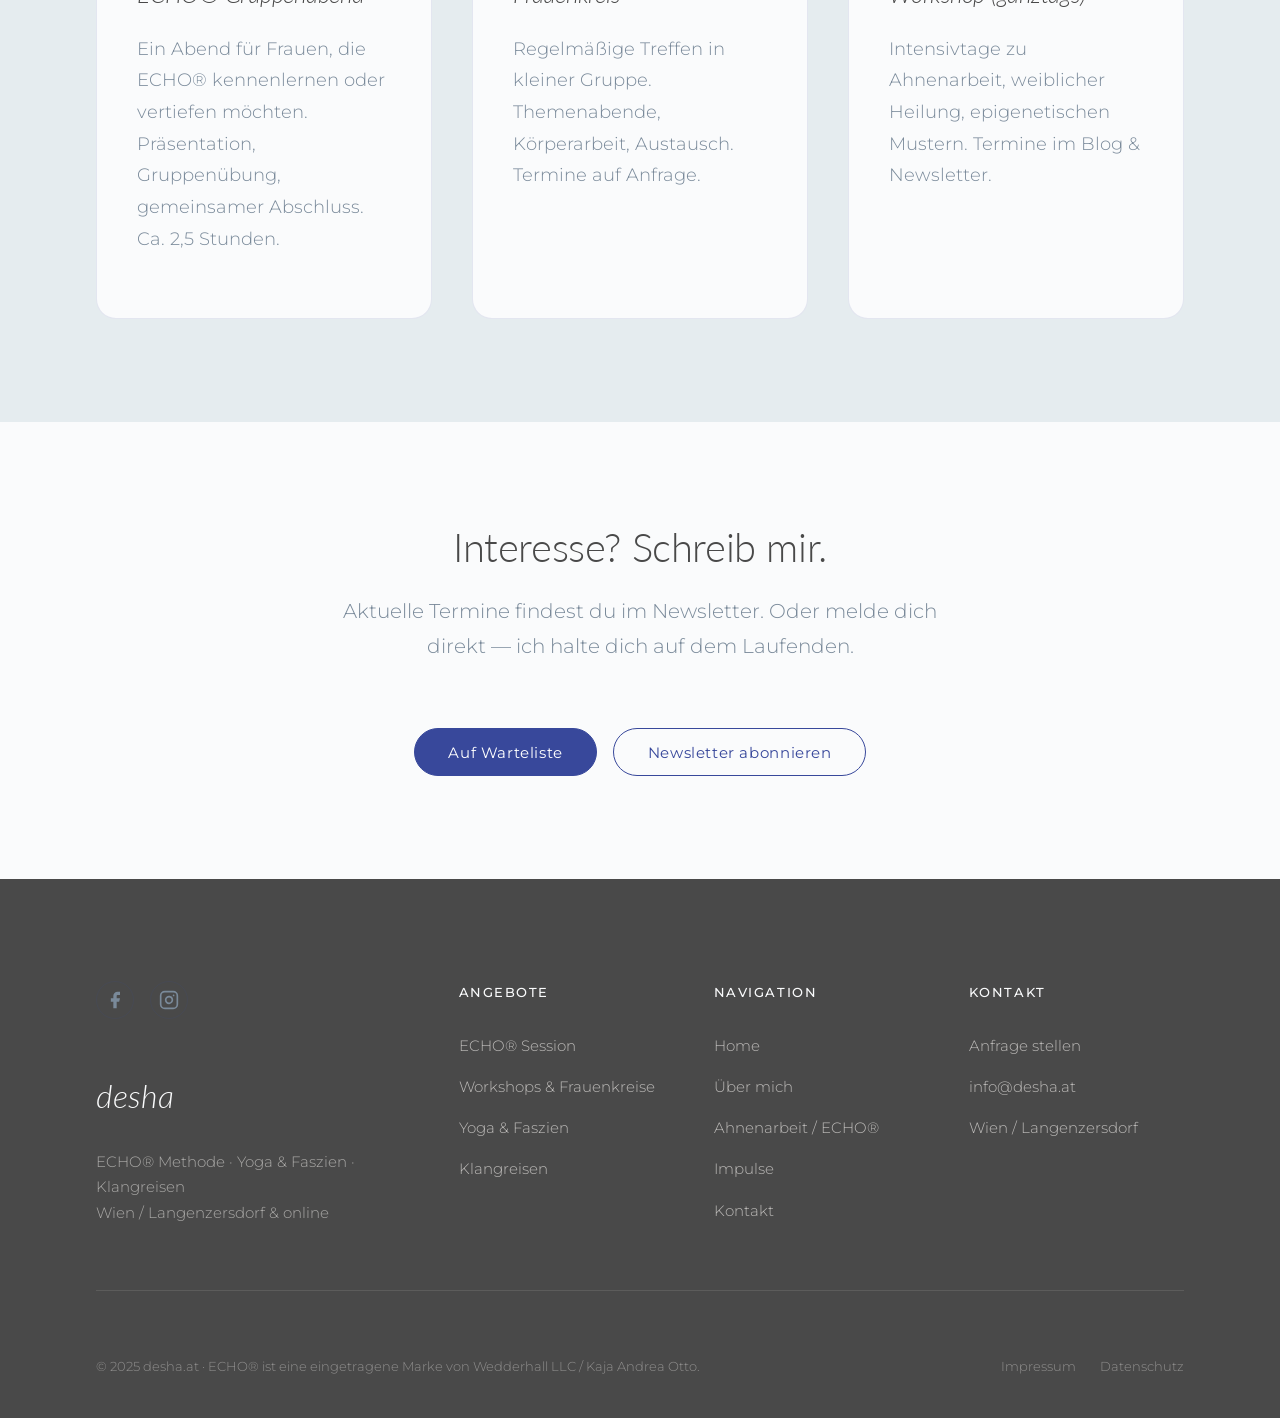
<file: angebote/gruppenarbeit.html>
<!DOCTYPE html>
<html lang="de">
<head>
  <meta charset="UTF-8">
  <meta name="viewport" content="width=device-width, initial-scale=1.0">
  <title>ECHO® Workshops & Frauenkreise — Ahnenarbeit in der Gruppe | desha.at</title>
  <meta name="description" content="Gruppenarbeit und Frauenkreise mit der ECHO® Methode — gemeinsam in die Tiefe. Ahnenarbeit & Transformation in Wien/Langenzersdorf.">
  <link rel="canonical" href="https://desha.at/angebote/gruppenarbeit">
  <meta name="robots" content="index, follow">

  <!-- Open Graph -->
  <meta property="og:title" content="ECHO® Workshops & Frauenkreise — Ahnenarbeit in der Gruppe | desha.at">
  <meta property="og:description" content="Gruppenarbeit, Workshops und Frauenkreise mit ECHO® Methode — gemeinsam in die Tiefe. Wien/Langenzersdorf.">
  <meta property="og:type" content="website">
  <meta property="og:url" content="https://desha.at/angebote/gruppenarbeit">
  <meta property="og:image" content="https://desha.at/assets/images/portrait-monika.jpg">
  <meta property="og:locale" content="de_AT">
  <meta property="og:site_name" content="desha.at">

  <!-- Twitter Card -->
  <meta name="twitter:card" content="summary_large_image">
  <meta name="twitter:title" content="Workshops & Frauenkreise | desha.at">
  <meta name="twitter:description" content="Gruppenarbeit, Workshops und Frauenkreise mit ECHO® Methode — gemeinsam in die Tiefe.">
  <meta name="twitter:image" content="https://desha.at/assets/images/portrait-monika.jpg">

  <!-- JSON-LD: Service -->
  <script type="application/ld+json">
  {
    "@context": "https://schema.org",
    "@type": "Service",
    "name": "Gruppenarbeit & Frauenkreise",
    "description": "Gruppenarbeit, Workshops und Frauenkreise mit ECHO® Methode — gemeinsam in die Tiefe. Wien/Langenzersdorf.",
    "url": "https://desha.at/angebote/gruppenarbeit",
    "provider": {
      "@type": "LocalBusiness",
      "name": "desha.at — Monika Tatrai",
      "url": "https://desha.at"
    },
    "areaServed": ["Wien", "Langenzersdorf"],
    "serviceType": "Gruppenarbeit & Workshops"
  }
  </script>

  <link rel="preconnect" href="https://fonts.googleapis.com">
  <link rel="preconnect" href="https://fonts.gstatic.com" crossorigin>
  <link href="https://fonts.googleapis.com/css2?family=Lato:ital,wght@0,300;0,400;0,700;1,300;1,400&family=Montserrat:wght@300;400;500&display=swap" rel="stylesheet">
  <link rel="stylesheet" href="../css/main.css">
  <link rel="stylesheet" href="../css/components.css">
  <link rel="stylesheet" href="../css/responsive.css">
</head>
<body>

  <header class="nav" role="banner">
    <div class="nav__inner">
      <a href="../index.html" class="nav__logo"><img src="../assets/images/DESHA_logo_klein.png" alt="DESHA" class="nav__logo-img"></a>
      <nav aria-label="Hauptnavigation">
        <ul class="nav__links" role="list">
          <li><a href="../ueber-mich.html" class="nav__link">Über mich</a></li>
          <li><a href="../angebote/index.html" class="nav__link">Angebote</a></li>
          <li class="nav__item--dropdown">
            <a href="../echo-methode.html" class="nav__link is-active">Ahnenarbeit / ECHO® <span class="nav__arrow" aria-hidden="true">▾</span></a>
            <ul class="nav__dropdown" role="list">
              <li><a href="../echo-methode.html" class="nav__dropdown-link">Was ist die ECHO® Methode</a></li>
              <li><a href="../angebote/echo-session.html" class="nav__dropdown-link">1:1 Session</a></li>
              <li><a href="../angebote/online-retreat.html" class="nav__dropdown-link">ECHO – Orte &amp; Plätze</a></li>
              <li><a href="../angebote/gruppenarbeit.html" class="nav__dropdown-link">Workshop – Frauen</a></li>
            </ul>
          </li>
          <li><a href="../angebote/yoga-faszien.html" class="nav__link">Yoga</a></li>
          <li><a href="../angebote/klangreisen.html" class="nav__link">Klangreisen</a></li>
          <li><a href="../blog/index.html" class="nav__link">Impulse</a></li>
        </ul>
      </nav>
      <a href="../kontakt.html" class="btn btn--primary nav__cta">Jetzt anfragen</a>
      <button class="nav__toggle" aria-label="Menü öffnen" aria-expanded="false" aria-controls="mobile-menu">
        <span></span><span></span><span></span>
      </button>
    </div>
    <nav id="mobile-menu" class="nav__mobile" aria-label="Mobile Navigation">
      <ul class="nav__mobile-links" role="list">
        <li><a href="../ueber-mich.html" class="nav__mobile-link">Über mich</a></li>
        <li><a href="../angebote/index.html" class="nav__mobile-link">Angebote</a></li>
        <li><a href="../echo-methode.html" class="nav__mobile-link is-active">Ahnenarbeit / ECHO®</a></li>
        <li><a href="../angebote/echo-session.html" class="nav__mobile-link">— 1:1 Session</a></li>
        <li><a href="../angebote/online-retreat.html" class="nav__mobile-link">— ECHO – Orte &amp; Plätze</a></li>
        <li><a href="../angebote/gruppenarbeit.html" class="nav__mobile-link">— Workshop – Frauen</a></li>
        <li><a href="../angebote/yoga-faszien.html" class="nav__mobile-link">Yoga</a></li>
        <li><a href="../angebote/klangreisen.html" class="nav__mobile-link">Klangreisen</a></li>
        <li><a href="../blog/index.html" class="nav__mobile-link">Impulse</a></li>
        <li><a href="../kontakt.html" class="nav__mobile-link">Kontakt</a></li>
      </ul>
      <a href="../kontakt.html" class="btn btn--primary" style="align-self:flex-start;margin-top:auto;">Jetzt anfragen</a>
    </nav>
  </header>

  <main>

    <!-- HERO mit Bild -->
    <section style="position:relative;min-height:60vh;display:flex;align-items:flex-end;overflow:hidden;padding-top:6rem;" aria-labelledby="page-title">
      <img
        src="../assets/images/gruppe.jpeg"
        alt="Gruppenarbeit — Frauen im gemeinsamen Raum"
        style="position:absolute;inset:0;width:100%;height:100%;object-fit:cover;z-index:0;"
        loading="eager"
      >
      <div style="position:absolute;inset:0;background:linear-gradient(to top,rgba(44,34,24,0.75) 0%,rgba(44,34,24,0.2) 60%,transparent 100%);z-index:1;"></div>
      <div class="u-container" style="position:relative;z-index:2;padding-bottom:var(--space-2xl);">
        <span class="kicker" style="color:rgba(250,248,244,0.8);">Gruppenarbeit</span>
        <h1 id="page-title" style="color:#FAF8F4;max-width:14ch;margin-top:var(--space-sm);">
          Im gemeinsamen Raum entsteht etwas Besonderes.
        </h1>
      </div>
    </section>

    <!-- INTRO -->
    <section class="u-section" aria-labelledby="intro-title">
      <div class="u-container">
        <div class="split">
          <div class="fade-in">
            <span class="kicker">Warum Gruppe?</span>
            <h2 id="intro-title">Manche Heilung braucht Zeuginnen.</h2>
            <div style="margin-top:var(--space-lg);display:grid;gap:var(--space-md);">
              <p>Den Raum, in dem nicht nur du trägst — sondern alle zusammen.</p>
              <p>In meinen Workshops und Frauenkreisen verbinden wir ECHO® Gruppenarbeit mit Körper- und Klangelementen. Jede bringt ihr Thema mit. Und gemeinsam entsteht ein Feld, das tiefer trägt als jedes Einzelgespräch.</p>
            </div>
          </div>
          <div class="fade-in fade-in--delay-1">
            <img
              src="../assets/images/gruppenarbeit-detail.jpg"
              alt="Gruppenarbeit Detail — Verbindung und Austausch"
              style="width:100%;aspect-ratio:4/3;object-fit:cover;border-radius:var(--radius-lg);"
              loading="lazy"
            >
          </div>
        </div>
      </div>
    </section>

    <!-- FORMATE -->
    <section class="u-section u-bg-surface" aria-labelledby="formate-title">
      <div class="u-container">
        <div class="section-header section-header--center fade-in">
          <span class="kicker">Formate</span>
          <h2 id="formate-title">Was ich anbiete.</h2>
        </div>
        <div class="u-grid u-grid--3" style="margin-top:var(--space-xl);">
          <div class="card fade-in fade-in--delay-1">
            <span class="tag">Abend</span>
            <h3 class="card__title" style="font-size:var(--text-xl);margin-top:var(--space-sm);">ECHO® Gruppenabend</h3>
            <p class="card__text">Ein Abend für Frauen, die ECHO® kennenlernen oder vertiefen möchten. Präsentation, Gruppenübung, gemeinsamer Abschluss. Ca. 2,5 Stunden.</p>
          </div>
          <div class="card fade-in fade-in--delay-2">
            <span class="tag">Kreis</span>
            <h3 class="card__title" style="font-size:var(--text-xl);margin-top:var(--space-sm);">Frauenkreis</h3>
            <p class="card__text">Regelmäßige Treffen in kleiner Gruppe. Themenabende, Körperarbeit, Austausch. Termine auf Anfrage.</p>
          </div>
          <div class="card fade-in fade-in--delay-3">
            <span class="tag">Intensiv</span>
            <h3 class="card__title" style="font-size:var(--text-xl);margin-top:var(--space-sm);">Workshop (ganztags)</h3>
            <p class="card__text">Intensivtage zu Ahnenarbeit, weiblicher Heilung, epigenetischen Mustern. Termine im Blog & Newsletter.</p>
          </div>
        </div>
      </div>
    </section>

    <!-- CTA -->
    <section class="u-section" aria-label="Handlungsaufruf">
      <div class="u-container u-container--narrow u-text-center">
        <div class="fade-in">
          <h2>Interesse? Schreib mir.</h2>
          <p class="lead" style="margin-top:var(--space-md);margin-inline:auto;">Aktuelle Termine findest du im Newsletter. Oder melde dich direkt — ich halte dich auf dem Laufenden.</p>
          <div class="btn-group u-flex--center" style="margin-top:var(--space-xl);">
            <a href="../kontakt.html" class="btn btn--primary">Auf Warteliste</a>
            <a href="../index.html#newsletter" class="btn btn--ghost">Newsletter abonnieren</a>
          </div>
        </div>
      </div>
    </section>

  </main>

  <footer class="footer" role="contentinfo">
    <div class="footer__inner">
      <div class="footer__top">
        <div class="footer__brand"><div class="footer__social"><a href="https://www.facebook.com/desha.monikatatrai" class="footer__social-link" target="_blank" rel="noopener" aria-label="Facebook"><svg xmlns="http://www.w3.org/2000/svg" width="20" height="20" viewBox="0 0 24 24" fill="currentColor" aria-hidden="true"><path d="M18 2h-3a5 5 0 0 0-5 5v3H7v4h3v8h4v-8h3l1-4h-4V7a1 1 0 0 1 1-1h3z"/></svg></a><a href="https://www.instagram.com/desha.monikatatrai" class="footer__social-link" target="_blank" rel="noopener" aria-label="Instagram"><svg xmlns="http://www.w3.org/2000/svg" width="20" height="20" viewBox="0 0 24 24" fill="none" stroke="currentColor" stroke-width="2" stroke-linecap="round" stroke-linejoin="round" aria-hidden="true"><rect x="2" y="2" width="20" height="20" rx="5" ry="5"/><path d="M16 11.37A4 4 0 1 1 12.63 8 4 4 0 0 1 16 11.37z"/><line x1="17.5" y1="6.5" x2="17.51" y2="6.5"/></svg></a></div><a href="../index.html" class="footer__logo">desha</a><p class="footer__tagline">ECHO® Methode · Yoga & Faszien · Klangreisen<br>Wien / Langenzersdorf &amp; online</p></div>
        <div><p class="footer__col-title">Angebote</p><ul class="footer__links" role="list"><li><a href="../angebote/echo-session.html" class="footer__link">ECHO® Session</a></li><li><a href="../angebote/gruppenarbeit.html" class="footer__link">Workshops &amp; Frauenkreise</a></li><li><a href="../angebote/yoga-faszien.html" class="footer__link">Yoga &amp; Faszien</a></li><li><a href="../angebote/klangreisen.html" class="footer__link">Klangreisen</a></li></ul></div>
        <div><p class="footer__col-title">Navigation</p><ul class="footer__links" role="list"><li><a href="../index.html" class="footer__link">Home</a></li><li><a href="../ueber-mich.html" class="footer__link">Über mich</a></li><li><a href="../echo-methode.html" class="footer__link">Ahnenarbeit / ECHO®</a></li><li><a href="../blog/index.html" class="footer__link">Impulse</a></li><li><a href="../kontakt.html" class="footer__link">Kontakt</a></li></ul></div>
        <div><p class="footer__col-title">Kontakt</p><ul class="footer__links" role="list"><li><a href="../kontakt.html" class="footer__link">Anfrage stellen</a></li><li><a href="mailto:info@desha.at" class="footer__link">info@desha.at</a></li><li><span class="footer__link" style="cursor:default;">Wien / Langenzersdorf</span></li></ul></div>
      </div>
      <div class="footer__bottom"><span>© 2025 desha.at · ECHO® ist eine eingetragene Marke von Wedderhall LLC / Kaja Andrea Otto.</span><nav class="footer__legal" aria-label="Rechtliche Links"><a href="../impressum.html" class="footer__legal-link">Impressum</a><a href="../impressum.html#datenschutz" class="footer__legal-link">Datenschutz</a></nav></div>
    </div>
  </footer>
  <script src="../js/main.js"></script>
</body>
</html>
</file>
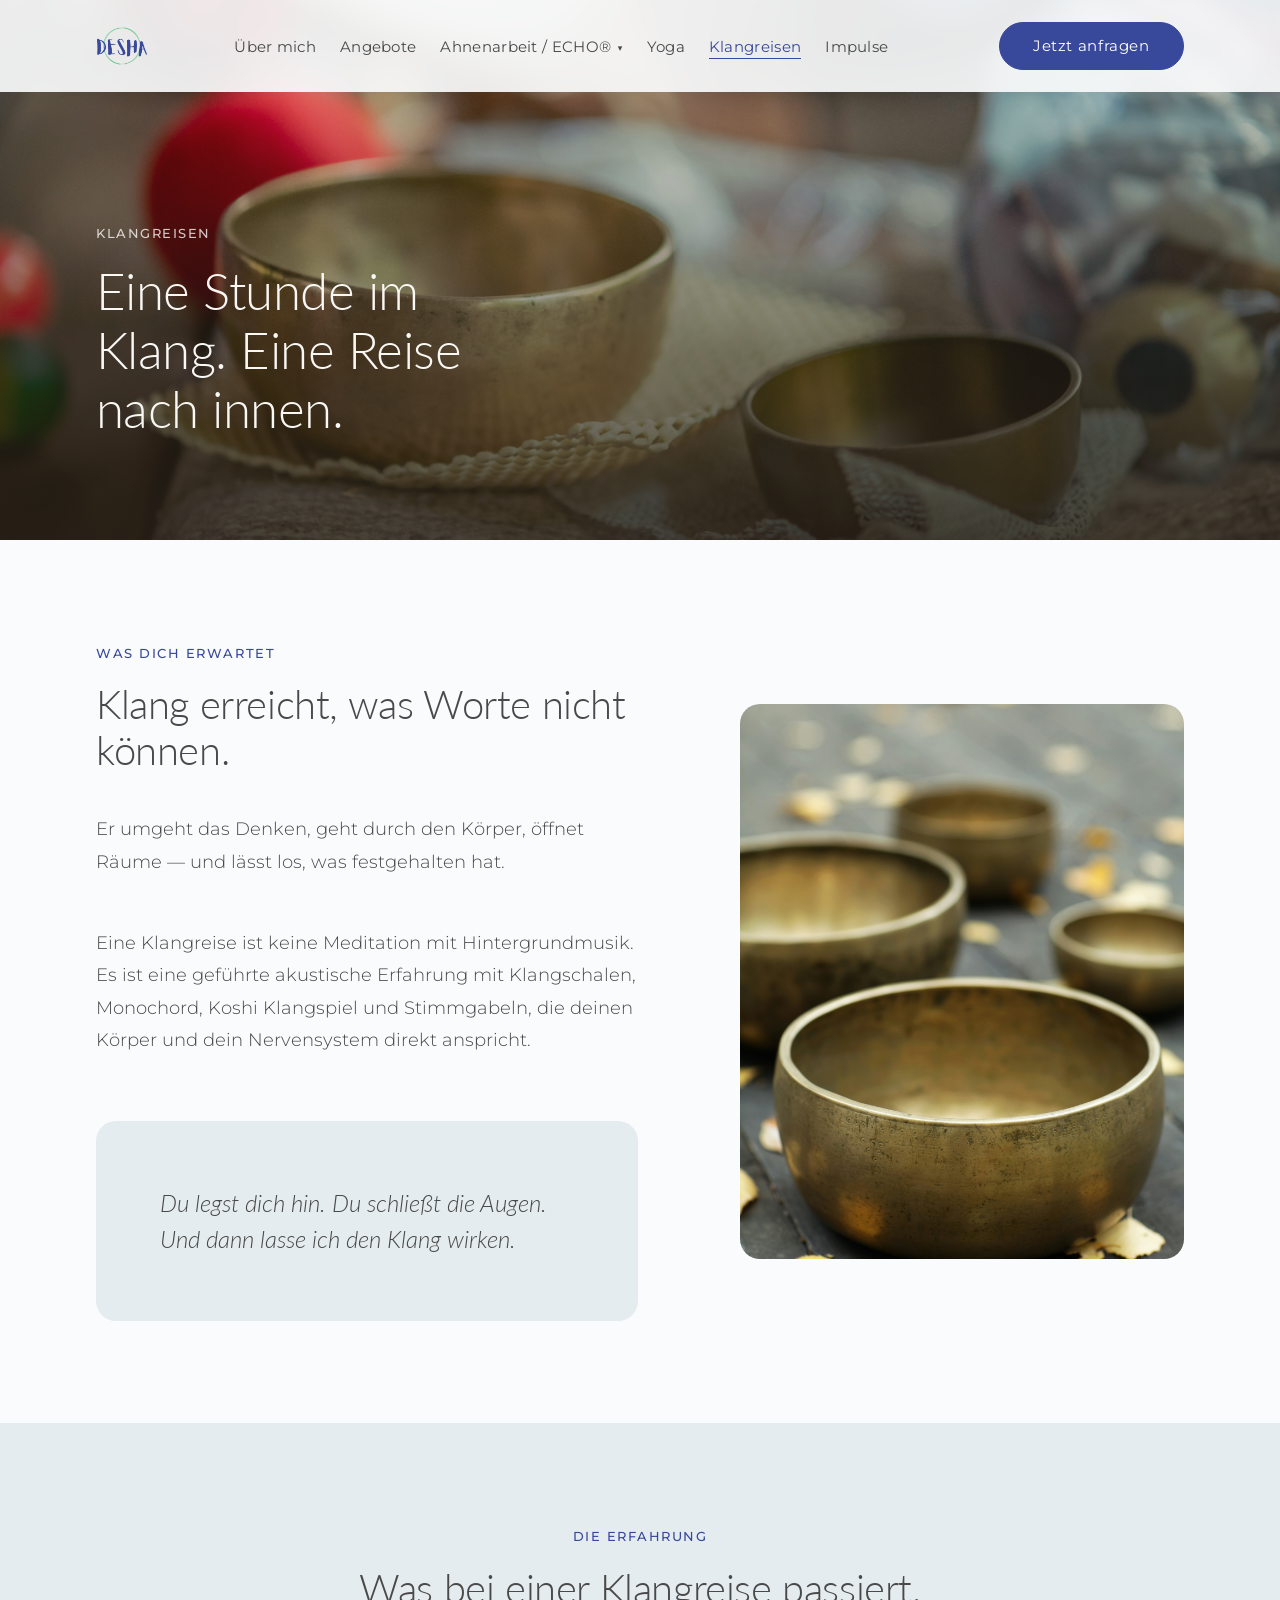
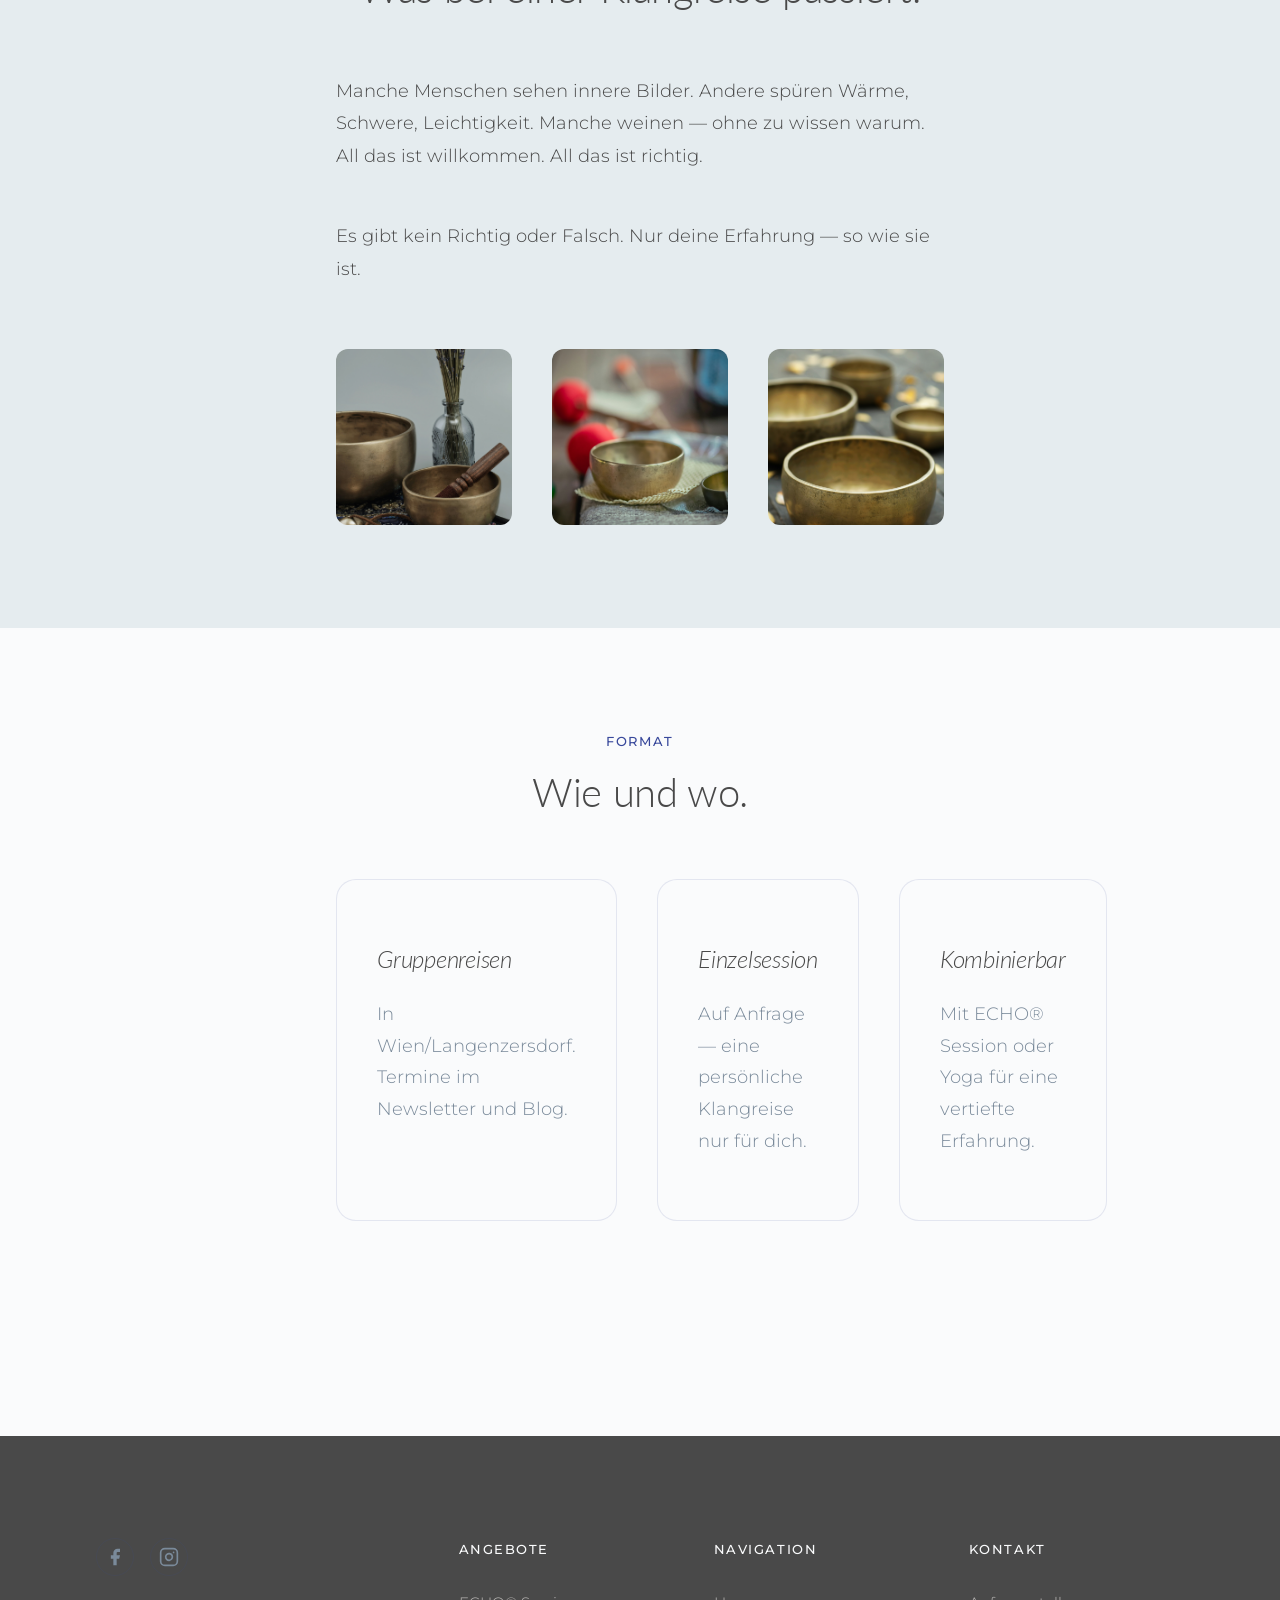
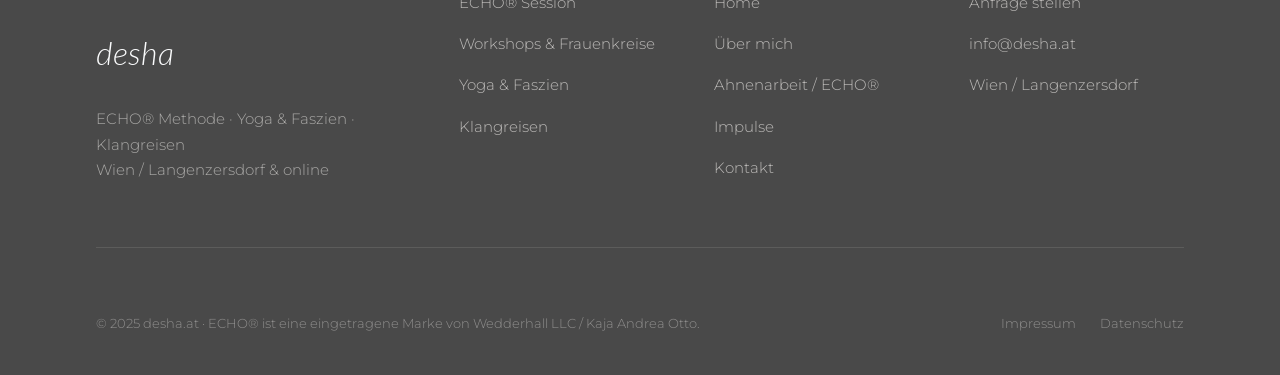
<file: angebote/klangreisen.html>
<!DOCTYPE html>
<html lang="de">
<head>
  <meta charset="UTF-8">
  <meta name="viewport" content="width=device-width, initial-scale=1.0">
  <title>Klangreisen — Eine Stunde im Klang | desha.at</title>
  <meta name="description" content="Klangreisen mit Klangschalen — eine Reise nach innen. In Wien/Langenzersdorf. Loslassen, was Worte nicht erreichen.">
  <link rel="canonical" href="https://desha.at/angebote/klangreisen">
  <meta name="robots" content="index, follow">

  <!-- Open Graph -->
  <meta property="og:title" content="Klangreisen — Eine Stunde im Klang | desha.at">
  <meta property="og:description" content="Klangreisen mit Klangschalen — eine Reise nach innen. In Wien/Langenzersdorf. Loslassen, was Worte nicht erreichen.">
  <meta property="og:type" content="website">
  <meta property="og:url" content="https://desha.at/angebote/klangreisen">
  <meta property="og:image" content="https://desha.at/assets/images/portrait-monika.jpg">
  <meta property="og:locale" content="de_AT">
  <meta property="og:site_name" content="desha.at">

  <!-- Twitter Card -->
  <meta name="twitter:card" content="summary_large_image">
  <meta name="twitter:title" content="Klangreisen — Eine Stunde im Klang | desha.at">
  <meta name="twitter:description" content="Klangreisen mit Klangschalen — eine Reise nach innen. Loslassen, was Worte nicht erreichen.">
  <meta name="twitter:image" content="https://desha.at/assets/images/portrait-monika.jpg">

  <!-- JSON-LD: Service -->
  <script type="application/ld+json">
  {
    "@context": "https://schema.org",
    "@type": "Service",
    "name": "Klangreisen",
    "description": "Klangreisen mit Klangschalen — eine Reise nach innen. In Wien/Langenzersdorf.",
    "url": "https://desha.at/angebote/klangreisen",
    "provider": {
      "@type": "LocalBusiness",
      "name": "desha.at — Monika Tatrai",
      "url": "https://desha.at"
    },
    "areaServed": ["Wien", "Langenzersdorf"],
    "serviceType": "Klangreisen & Klangschalenarbeit"
  }
  </script>

  <link rel="preconnect" href="https://fonts.googleapis.com">
  <link rel="preconnect" href="https://fonts.gstatic.com" crossorigin>
  <link href="https://fonts.googleapis.com/css2?family=Lato:ital,wght@0,300;0,400;0,700;1,300;1,400&family=Montserrat:wght@300;400;500&display=swap" rel="stylesheet">
  <link rel="stylesheet" href="../css/main.css">
  <link rel="stylesheet" href="../css/components.css">
  <link rel="stylesheet" href="../css/responsive.css">
</head>
<body>

  <header class="nav" role="banner">
    <div class="nav__inner">
      <a href="../index.html" class="nav__logo"><img src="../assets/images/DESHA_logo_klein.png" alt="DESHA" class="nav__logo-img"></a>
      <nav aria-label="Hauptnavigation">
        <ul class="nav__links" role="list">
          <li><a href="../ueber-mich.html" class="nav__link">Über mich</a></li>
          <li><a href="../angebote/index.html" class="nav__link">Angebote</a></li>
          <li class="nav__item--dropdown">
            <a href="../echo-methode.html" class="nav__link">Ahnenarbeit / ECHO® <span class="nav__arrow" aria-hidden="true">▾</span></a>
            <ul class="nav__dropdown" role="list">
              <li><a href="../echo-methode.html" class="nav__dropdown-link">Was ist die ECHO® Methode</a></li>
              <li><a href="../angebote/echo-session.html" class="nav__dropdown-link">1:1 Session</a></li>
              <li><a href="../angebote/online-retreat.html" class="nav__dropdown-link">ECHO – Orte &amp; Plätze</a></li>
              <li><a href="../angebote/gruppenarbeit.html" class="nav__dropdown-link">Workshop – Frauen</a></li>
            </ul>
          </li>
          <li><a href="../angebote/yoga-faszien.html" class="nav__link">Yoga</a></li>
          <li><a href="../angebote/klangreisen.html" class="nav__link is-active">Klangreisen</a></li>
          <li><a href="../blog/index.html" class="nav__link">Impulse</a></li>
        </ul>
      </nav>
      <a href="../kontakt.html" class="btn btn--primary nav__cta">Jetzt anfragen</a>
      <button class="nav__toggle" aria-label="Menü öffnen" aria-expanded="false" aria-controls="mobile-menu">
        <span></span><span></span><span></span>
      </button>
    </div>
    <nav id="mobile-menu" class="nav__mobile" aria-label="Mobile Navigation">
      <ul class="nav__mobile-links" role="list">
        <li><a href="../ueber-mich.html" class="nav__mobile-link">Über mich</a></li>
        <li><a href="../angebote/index.html" class="nav__mobile-link">Angebote</a></li>
        <li><a href="../echo-methode.html" class="nav__mobile-link">Ahnenarbeit / ECHO®</a></li>
        <li><a href="../angebote/echo-session.html" class="nav__mobile-link">— 1:1 Session</a></li>
        <li><a href="../angebote/online-retreat.html" class="nav__mobile-link">— ECHO – Orte &amp; Plätze</a></li>
        <li><a href="../angebote/gruppenarbeit.html" class="nav__mobile-link">— Workshop – Frauen</a></li>
        <li><a href="../angebote/yoga-faszien.html" class="nav__mobile-link">Yoga</a></li>
        <li><a href="../angebote/klangreisen.html" class="nav__mobile-link is-active">Klangreisen</a></li>
        <li><a href="../blog/index.html" class="nav__mobile-link">Impulse</a></li>
        <li><a href="../kontakt.html" class="nav__mobile-link">Kontakt</a></li>
      </ul>
      <a href="../kontakt.html" class="btn btn--primary" style="align-self:flex-start;margin-top:auto;">Jetzt anfragen</a>
    </nav>
  </header>

  <main>

    <!-- HERO -->
    <section style="position:relative;min-height:60vh;display:flex;align-items:flex-end;overflow:hidden;padding-top:6rem;" aria-labelledby="page-title">
      <img
        src="../assets/images/klang-hero.jpg"
        alt="Klangreisen — Klangschalen für Meditation und Heilung"
        style="position:absolute;inset:0;width:100%;height:100%;object-fit:cover;z-index:0;"
        loading="eager"
      >
      <div style="position:absolute;inset:0;background:linear-gradient(to top,rgba(44,34,24,0.8) 0%,rgba(44,34,24,0.3) 60%,transparent 100%);z-index:1;"></div>
      <div class="u-container" style="position:relative;z-index:2;padding-bottom:var(--space-2xl);">
        <span class="kicker" style="color:rgba(250,248,244,0.8);">Klangreisen</span>
        <h1 id="page-title" style="color:#FAF8F4;max-width:14ch;margin-top:var(--space-sm);">
          Eine Stunde im Klang. Eine Reise nach innen.
        </h1>
      </div>
    </section>

    <!-- WAS IST EINE KLANGREISE -->
    <section class="u-section" aria-labelledby="was-title">
      <div class="u-container">
        <div class="split split--wide">
          <div class="fade-in">
            <span class="kicker">Was dich erwartet</span>
            <h2 id="was-title">Klang erreicht, was Worte nicht können.</h2>
            <div style="margin-top:var(--space-lg);display:grid;gap:var(--space-md);">
              <p>Er umgeht das Denken, geht durch den Körper, öffnet Räume — und lässt los, was festgehalten hat.</p>
              <p>Eine Klangreise ist keine Meditation mit Hintergrundmusik. Es ist eine geführte akustische Erfahrung mit Klangschalen, Monochord, Koshi Klangspiel und Stimmgabeln, die deinen Körper und dein Nervensystem direkt anspricht.</p>
            </div>

            <div style="
              margin-top:var(--space-xl);
              padding:var(--space-xl);
              background:var(--color-surface);
              border-radius:var(--radius-lg);
              font-family:var(--font-serif);
              font-size:var(--text-xl);
              font-style:italic;
              font-weight:300;
              line-height:1.5;
            ">
              Du legst dich hin. Du schließt die Augen. Und dann lasse ich den Klang wirken.
            </div>
          </div>

          <div class="fade-in fade-in--delay-1">
            <img
              src="../assets/images/klang-hand.jpg"
              alt="Hände mit Klangschale — Klangheilung"
              style="width:100%;aspect-ratio:4/5;object-fit:cover;border-radius:var(--radius-lg);"
              loading="lazy"
            >
          </div>
        </div>
      </div>
    </section>

    <!-- WAS PASSIERT -->
    <section class="u-section u-bg-surface" aria-labelledby="erfahrung-title">
      <div class="u-container u-container--narrow">
        <div class="section-header section-header--center fade-in">
          <span class="kicker">Die Erfahrung</span>
          <h2 id="erfahrung-title">Was bei einer Klangreise passiert.</h2>
        </div>
        <div style="margin-top:var(--space-xl);display:grid;gap:var(--space-md);" class="fade-in fade-in--delay-1">
          <p>Manche Menschen sehen innere Bilder. Andere spüren Wärme, Schwere, Leichtigkeit. Manche weinen — ohne zu wissen warum. All das ist willkommen. All das ist richtig.</p>
          <p>Es gibt kein Richtig oder Falsch. Nur deine Erfahrung — so wie sie ist.</p>
        </div>

        <!-- 3 Klangschalen-Bilder -->
        <div class="u-grid u-grid--3" style="margin-top:var(--space-xl);">
          <img
            src="../assets/images/klang-set.jpg"
            alt="Klangschalen-Set"
            style="width:100%;aspect-ratio:1;object-fit:cover;border-radius:var(--radius-md);"
            loading="lazy"
            class="fade-in fade-in--delay-1"
          >
          <img
            src="../assets/images/klang-tisch.jpg"
            alt="Klangschale auf Holztisch"
            style="width:100%;aspect-ratio:1;object-fit:cover;border-radius:var(--radius-md);"
            loading="lazy"
            class="fade-in fade-in--delay-2"
          >
          <img
            src="../assets/images/klang-hand.jpg"
            alt="Klangschalen Detail"
            style="width:100%;aspect-ratio:1;object-fit:cover;border-radius:var(--radius-md);"
            loading="lazy"
            class="fade-in fade-in--delay-3"
          >
        </div>
      </div>
    </section>

    <!-- FORMAT -->
    <section class="u-section" aria-labelledby="format-title">
      <div class="u-container u-container--narrow">
        <div class="section-header section-header--center fade-in">
          <span class="kicker">Format</span>
          <h2 id="format-title">Wie und wo.</h2>
        </div>
        <div class="u-grid u-grid--3" style="margin-top:var(--space-xl);">
          <div class="card fade-in fade-in--delay-1">
            <h3 class="card__title" style="font-size:var(--text-xl);">Gruppenreisen</h3>
            <p class="card__text">In Wien/Langenzersdorf. Termine im Newsletter und Blog.</p>
          </div>
          <div class="card fade-in fade-in--delay-2">
            <h3 class="card__title" style="font-size:var(--text-xl);">Einzelsession</h3>
            <p class="card__text">Auf Anfrage — eine persönliche Klangreise nur für dich.</p>
          </div>
          <div class="card fade-in fade-in--delay-3">
            <h3 class="card__title" style="font-size:var(--text-xl);">Kombinierbar</h3>
            <p class="card__text">Mit ECHO® Session oder Yoga für eine vertiefte Erfahrung.</p>
          </div>
        </div>
        <div class="u-text-center" style="margin-top:var(--space-xl);">
          <a href="../kontakt.html" class="btn btn--primary fade-in">Zur nächsten Klangreise</a>
        </div>
      </div>
    </section>

  </main>

  <footer class="footer" role="contentinfo">
    <div class="footer__inner">
      <div class="footer__top">
        <div class="footer__brand"><div class="footer__social"><a href="https://www.facebook.com/desha.monikatatrai" class="footer__social-link" target="_blank" rel="noopener" aria-label="Facebook"><svg xmlns="http://www.w3.org/2000/svg" width="20" height="20" viewBox="0 0 24 24" fill="currentColor" aria-hidden="true"><path d="M18 2h-3a5 5 0 0 0-5 5v3H7v4h3v8h4v-8h3l1-4h-4V7a1 1 0 0 1 1-1h3z"/></svg></a><a href="https://www.instagram.com/desha.monikatatrai" class="footer__social-link" target="_blank" rel="noopener" aria-label="Instagram"><svg xmlns="http://www.w3.org/2000/svg" width="20" height="20" viewBox="0 0 24 24" fill="none" stroke="currentColor" stroke-width="2" stroke-linecap="round" stroke-linejoin="round" aria-hidden="true"><rect x="2" y="2" width="20" height="20" rx="5" ry="5"/><path d="M16 11.37A4 4 0 1 1 12.63 8 4 4 0 0 1 16 11.37z"/><line x1="17.5" y1="6.5" x2="17.51" y2="6.5"/></svg></a></div><a href="../index.html" class="footer__logo">desha</a><p class="footer__tagline">ECHO® Methode · Yoga & Faszien · Klangreisen<br>Wien / Langenzersdorf &amp; online</p></div>
        <div><p class="footer__col-title">Angebote</p><ul class="footer__links" role="list"><li><a href="../angebote/echo-session.html" class="footer__link">ECHO® Session</a></li><li><a href="../angebote/gruppenarbeit.html" class="footer__link">Workshops &amp; Frauenkreise</a></li><li><a href="../angebote/yoga-faszien.html" class="footer__link">Yoga &amp; Faszien</a></li><li><a href="../angebote/klangreisen.html" class="footer__link">Klangreisen</a></li></ul></div>
        <div><p class="footer__col-title">Navigation</p><ul class="footer__links" role="list"><li><a href="../index.html" class="footer__link">Home</a></li><li><a href="../ueber-mich.html" class="footer__link">Über mich</a></li><li><a href="../echo-methode.html" class="footer__link">Ahnenarbeit / ECHO®</a></li><li><a href="../blog/index.html" class="footer__link">Impulse</a></li><li><a href="../kontakt.html" class="footer__link">Kontakt</a></li></ul></div>
        <div><p class="footer__col-title">Kontakt</p><ul class="footer__links" role="list"><li><a href="../kontakt.html" class="footer__link">Anfrage stellen</a></li><li><a href="mailto:info@desha.at" class="footer__link">info@desha.at</a></li><li><span class="footer__link" style="cursor:default;">Wien / Langenzersdorf</span></li></ul></div>
      </div>
      <div class="footer__bottom"><span>© 2025 desha.at · ECHO® ist eine eingetragene Marke von Wedderhall LLC / Kaja Andrea Otto.</span><nav class="footer__legal" aria-label="Rechtliche Links"><a href="../impressum.html" class="footer__legal-link">Impressum</a><a href="../impressum.html#datenschutz" class="footer__legal-link">Datenschutz</a></nav></div>
    </div>
  </footer>
  <script src="../js/main.js"></script>
</body>
</html>
</file>
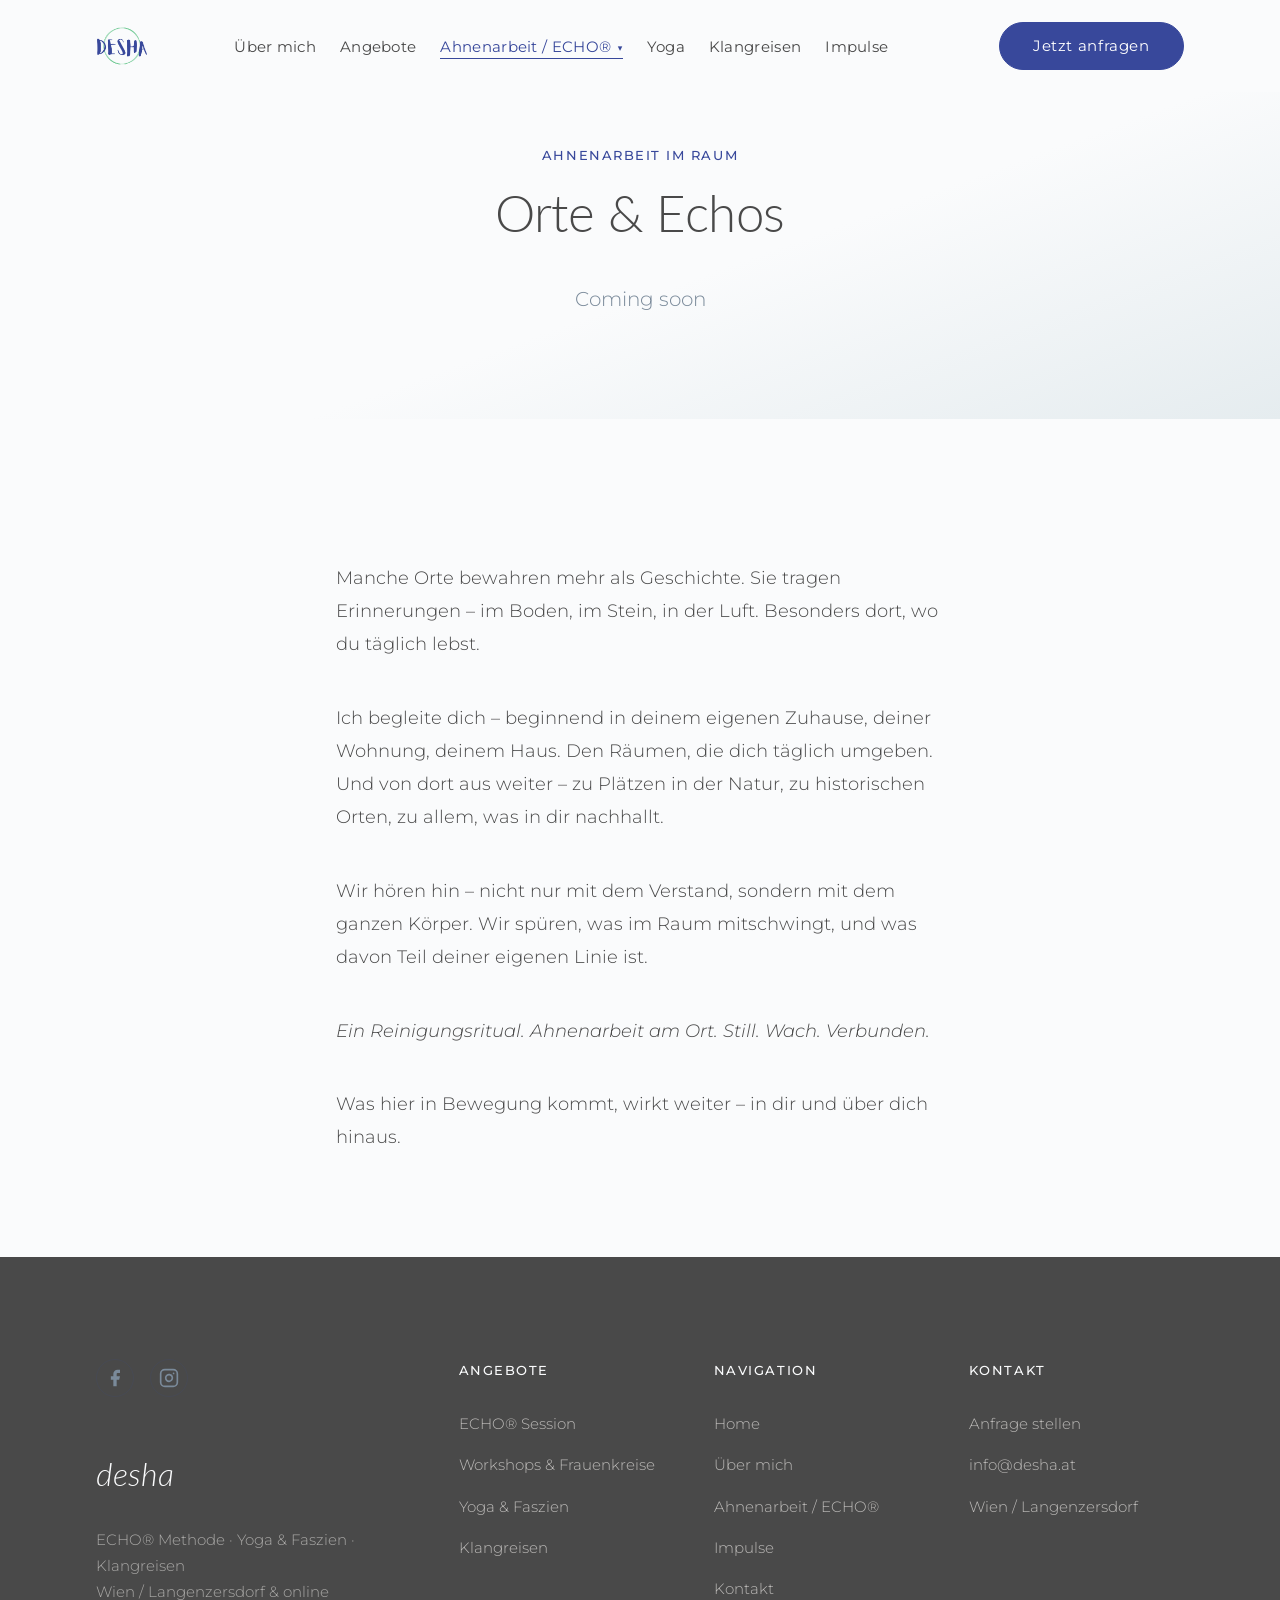
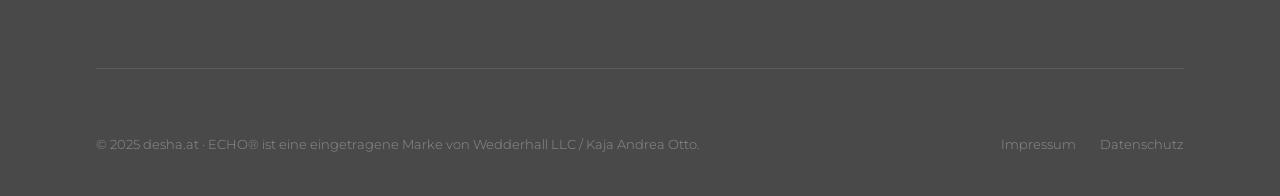
<file: angebote/online-retreat.html>
<!DOCTYPE html>
<html lang="de">
<head>
  <meta charset="UTF-8">
  <meta name="viewport" content="width=device-width, initial-scale=1.0">
  <title>ECHO – Orte & Plätze | desha.at</title>
  <meta name="description" content="Ahnenarbeit im Raum — in deinem Zuhause, in der Natur, an historischen Orten. Was im Raum mitschwingt, wird sichtbar.">
  <link rel="canonical" href="https://desha.at/angebote/online-retreat">
  <meta name="robots" content="index, follow">

  <!-- JSON-LD: Service -->
  <script type="application/ld+json">
  {
    "@context": "https://schema.org",
    "@type": "Service",
    "name": "ECHO® – Orte & Plätze",
    "description": "Ahnenarbeit im Raum — in deinem Zuhause, in der Natur, an historischen Orten.",
    "url": "https://desha.at/angebote/online-retreat",
    "provider": {
      "@type": "LocalBusiness",
      "name": "desha.at — Monika Tatrai",
      "url": "https://desha.at"
    },
    "areaServed": ["Wien", "Langenzersdorf", "Online"],
    "serviceType": "ECHO® Orte & Plätze"
  }
  </script>

  <!-- Open Graph -->
  <meta property="og:title" content="Online & Retreats — ECHO® Methode weltweit | desha.at">
  <meta property="og:description" content="Online-Angebote und Retreats — ECHO® Methode, Yoga und Klangreisen, wo auch immer du bist.">
  <meta property="og:type" content="website">
  <meta property="og:url" content="https://desha.at/angebote/online-retreat">
  <meta property="og:image" content="https://desha.at/assets/images/portrait-monika.jpg">
  <meta property="og:locale" content="de_AT">
  <meta property="og:site_name" content="desha.at">

  <!-- Twitter Card -->
  <meta name="twitter:card" content="summary_large_image">
  <meta name="twitter:title" content="Online & Retreats — ECHO® Methode weltweit | desha.at">
  <meta name="twitter:description" content="Online-Angebote und Retreats — ECHO® Methode, Yoga und Klangreisen, wo auch immer du bist.">
  <meta name="twitter:image" content="https://desha.at/assets/images/portrait-monika.jpg">

  <link rel="preconnect" href="https://fonts.googleapis.com">
  <link rel="preconnect" href="https://fonts.gstatic.com" crossorigin>
  <link href="https://fonts.googleapis.com/css2?family=Lato:ital,wght@0,300;0,400;0,700;1,300;1,400&family=Montserrat:wght@300;400;500&display=swap" rel="stylesheet">
  <link rel="stylesheet" href="../css/main.css">
  <link rel="stylesheet" href="../css/components.css">
  <link rel="stylesheet" href="../css/responsive.css">
</head>
<body>

  <header class="nav" role="banner">
    <div class="nav__inner">
      <a href="../index.html" class="nav__logo"><img src="../assets/images/DESHA_logo_klein.png" alt="DESHA" class="nav__logo-img"></a>
      <nav aria-label="Hauptnavigation">
        <ul class="nav__links" role="list">
          <li><a href="../ueber-mich.html" class="nav__link">Über mich</a></li>
          <li><a href="../angebote/index.html" class="nav__link">Angebote</a></li>
          <li class="nav__item--dropdown">
            <a href="../echo-methode.html" class="nav__link is-active">Ahnenarbeit / ECHO® <span class="nav__arrow" aria-hidden="true">▾</span></a>
            <ul class="nav__dropdown" role="list">
              <li><a href="../echo-methode.html" class="nav__dropdown-link">Was ist die ECHO® Methode</a></li>
              <li><a href="../angebote/echo-session.html" class="nav__dropdown-link">1:1 Session</a></li>
              <li><a href="../angebote/online-retreat.html" class="nav__dropdown-link">ECHO – Orte &amp; Plätze</a></li>
              <li><a href="../angebote/gruppenarbeit.html" class="nav__dropdown-link">Workshop – Frauen</a></li>
            </ul>
          </li>
          <li><a href="../angebote/yoga-faszien.html" class="nav__link">Yoga</a></li>
          <li><a href="../angebote/klangreisen.html" class="nav__link">Klangreisen</a></li>
          <li><a href="../blog/index.html" class="nav__link">Impulse</a></li>
        </ul>
      </nav>
      <a href="../kontakt.html" class="btn btn--primary nav__cta">Jetzt anfragen</a>
      <button class="nav__toggle" aria-label="Menü öffnen" aria-expanded="false" aria-controls="mobile-menu">
        <span></span><span></span><span></span>
      </button>
    </div>
    <nav id="mobile-menu" class="nav__mobile" aria-label="Mobile Navigation">
      <ul class="nav__mobile-links" role="list">
        <li><a href="../ueber-mich.html" class="nav__mobile-link">Über mich</a></li>
        <li><a href="../angebote/index.html" class="nav__mobile-link">Angebote</a></li>
        <li><a href="../echo-methode.html" class="nav__mobile-link is-active">Ahnenarbeit / ECHO®</a></li>
        <li><a href="../angebote/echo-session.html" class="nav__mobile-link">— 1:1 Session</a></li>
        <li><a href="../angebote/online-retreat.html" class="nav__mobile-link">— ECHO – Orte &amp; Plätze</a></li>
        <li><a href="../angebote/gruppenarbeit.html" class="nav__mobile-link">— Workshop – Frauen</a></li>
        <li><a href="../angebote/yoga-faszien.html" class="nav__mobile-link">Yoga</a></li>
        <li><a href="../angebote/klangreisen.html" class="nav__mobile-link">Klangreisen</a></li>
        <li><a href="../blog/index.html" class="nav__mobile-link">Impulse</a></li>
        <li><a href="../kontakt.html" class="nav__mobile-link">Kontakt</a></li>
      </ul>
      <a href="../kontakt.html" class="btn btn--primary" style="align-self:flex-start;margin-top:auto;">Jetzt anfragen</a>
    </nav>
  </header>

  <main>

    <section style="padding-top:9rem;padding-bottom:var(--space-2xl);background:linear-gradient(160deg,var(--color-bg) 60%,var(--color-surface) 100%);" aria-labelledby="page-title">
      <div class="u-container u-container--narrow u-text-center">
        <span class="kicker fade-in">Ahnenarbeit im Raum</span>
        <h1 id="page-title" class="fade-in fade-in--delay-1">Orte &amp; Echos</h1>
        <p class="lead fade-in fade-in--delay-2" style="margin-inline:auto;margin-top:var(--space-lg);">
          Coming soon
        </p>
      </div>
    </section>

    <section class="u-section" aria-labelledby="orte-title">
      <div class="u-container u-container--narrow">
        <div class="fade-in">
          <p style="margin-top:var(--space-lg);font-size:1.125rem;line-height:1.85;">
            Manche Orte bewahren mehr als Geschichte. Sie tragen Erinnerungen – im Boden, im Stein, in der Luft. Besonders dort, wo du täglich lebst.
          </p>
          <p style="margin-top:var(--space-lg);font-size:1.125rem;line-height:1.85;">
            Ich begleite dich – beginnend in deinem eigenen Zuhause, deiner Wohnung, deinem Haus. Den Räumen, die dich täglich umgeben. Und von dort aus weiter – zu Plätzen in der Natur, zu historischen Orten, zu allem, was in dir nachhallt.
          </p>
          <p style="margin-top:var(--space-lg);font-size:1.125rem;line-height:1.85;">
            Wir hören hin – nicht nur mit dem Verstand, sondern mit dem ganzen Körper. Wir spüren, was im Raum mitschwingt, und was davon Teil deiner eigenen Linie ist.
          </p>
          <p style="margin-top:var(--space-lg);font-size:1.125rem;line-height:1.85;font-style:italic;">
            Ein Reinigungsritual. Ahnenarbeit am Ort. Still. Wach. Verbunden.
          </p>
          <p style="margin-top:var(--space-lg);font-size:1.125rem;line-height:1.85;">
            Was hier in Bewegung kommt, wirkt weiter – in dir und über dich hinaus.
          </p>
        </div>
      </div>
    </section>

  </main>

  <footer class="footer" role="contentinfo">
    <div class="footer__inner">
      <div class="footer__top">
        <div class="footer__brand"><div class="footer__social"><a href="https://www.facebook.com/desha.monikatatrai" class="footer__social-link" target="_blank" rel="noopener" aria-label="Facebook"><svg xmlns="http://www.w3.org/2000/svg" width="20" height="20" viewBox="0 0 24 24" fill="currentColor" aria-hidden="true"><path d="M18 2h-3a5 5 0 0 0-5 5v3H7v4h3v8h4v-8h3l1-4h-4V7a1 1 0 0 1 1-1h3z"/></svg></a><a href="https://www.instagram.com/desha.monikatatrai" class="footer__social-link" target="_blank" rel="noopener" aria-label="Instagram"><svg xmlns="http://www.w3.org/2000/svg" width="20" height="20" viewBox="0 0 24 24" fill="none" stroke="currentColor" stroke-width="2" stroke-linecap="round" stroke-linejoin="round" aria-hidden="true"><rect x="2" y="2" width="20" height="20" rx="5" ry="5"/><path d="M16 11.37A4 4 0 1 1 12.63 8 4 4 0 0 1 16 11.37z"/><line x1="17.5" y1="6.5" x2="17.51" y2="6.5"/></svg></a></div><a href="../index.html" class="footer__logo">desha</a><p class="footer__tagline">ECHO® Methode · Yoga & Faszien · Klangreisen<br>Wien / Langenzersdorf &amp; online</p></div>
        <div><p class="footer__col-title">Angebote</p><ul class="footer__links" role="list"><li><a href="../angebote/echo-session.html" class="footer__link">ECHO® Session</a></li><li><a href="../angebote/gruppenarbeit.html" class="footer__link">Workshops &amp; Frauenkreise</a></li><li><a href="../angebote/yoga-faszien.html" class="footer__link">Yoga &amp; Faszien</a></li><li><a href="../angebote/klangreisen.html" class="footer__link">Klangreisen</a></li></ul></div>
        <div><p class="footer__col-title">Navigation</p><ul class="footer__links" role="list"><li><a href="../index.html" class="footer__link">Home</a></li><li><a href="../ueber-mich.html" class="footer__link">Über mich</a></li><li><a href="../echo-methode.html" class="footer__link">Ahnenarbeit / ECHO®</a></li><li><a href="../blog/index.html" class="footer__link">Impulse</a></li><li><a href="../kontakt.html" class="footer__link">Kontakt</a></li></ul></div>
        <div><p class="footer__col-title">Kontakt</p><ul class="footer__links" role="list"><li><a href="../kontakt.html" class="footer__link">Anfrage stellen</a></li><li><a href="mailto:info@desha.at" class="footer__link">info@desha.at</a></li><li><span class="footer__link" style="cursor:default;">Wien / Langenzersdorf</span></li></ul></div>
      </div>
      <div class="footer__bottom"><span>© 2025 desha.at · ECHO® ist eine eingetragene Marke von Wedderhall LLC / Kaja Andrea Otto.</span><nav class="footer__legal" aria-label="Rechtliche Links"><a href="../impressum.html" class="footer__legal-link">Impressum</a><a href="../impressum.html#datenschutz" class="footer__legal-link">Datenschutz</a></nav></div>
    </div>
  </footer>
  <script src="../js/main.js"></script>
</body>
</html>
</file>
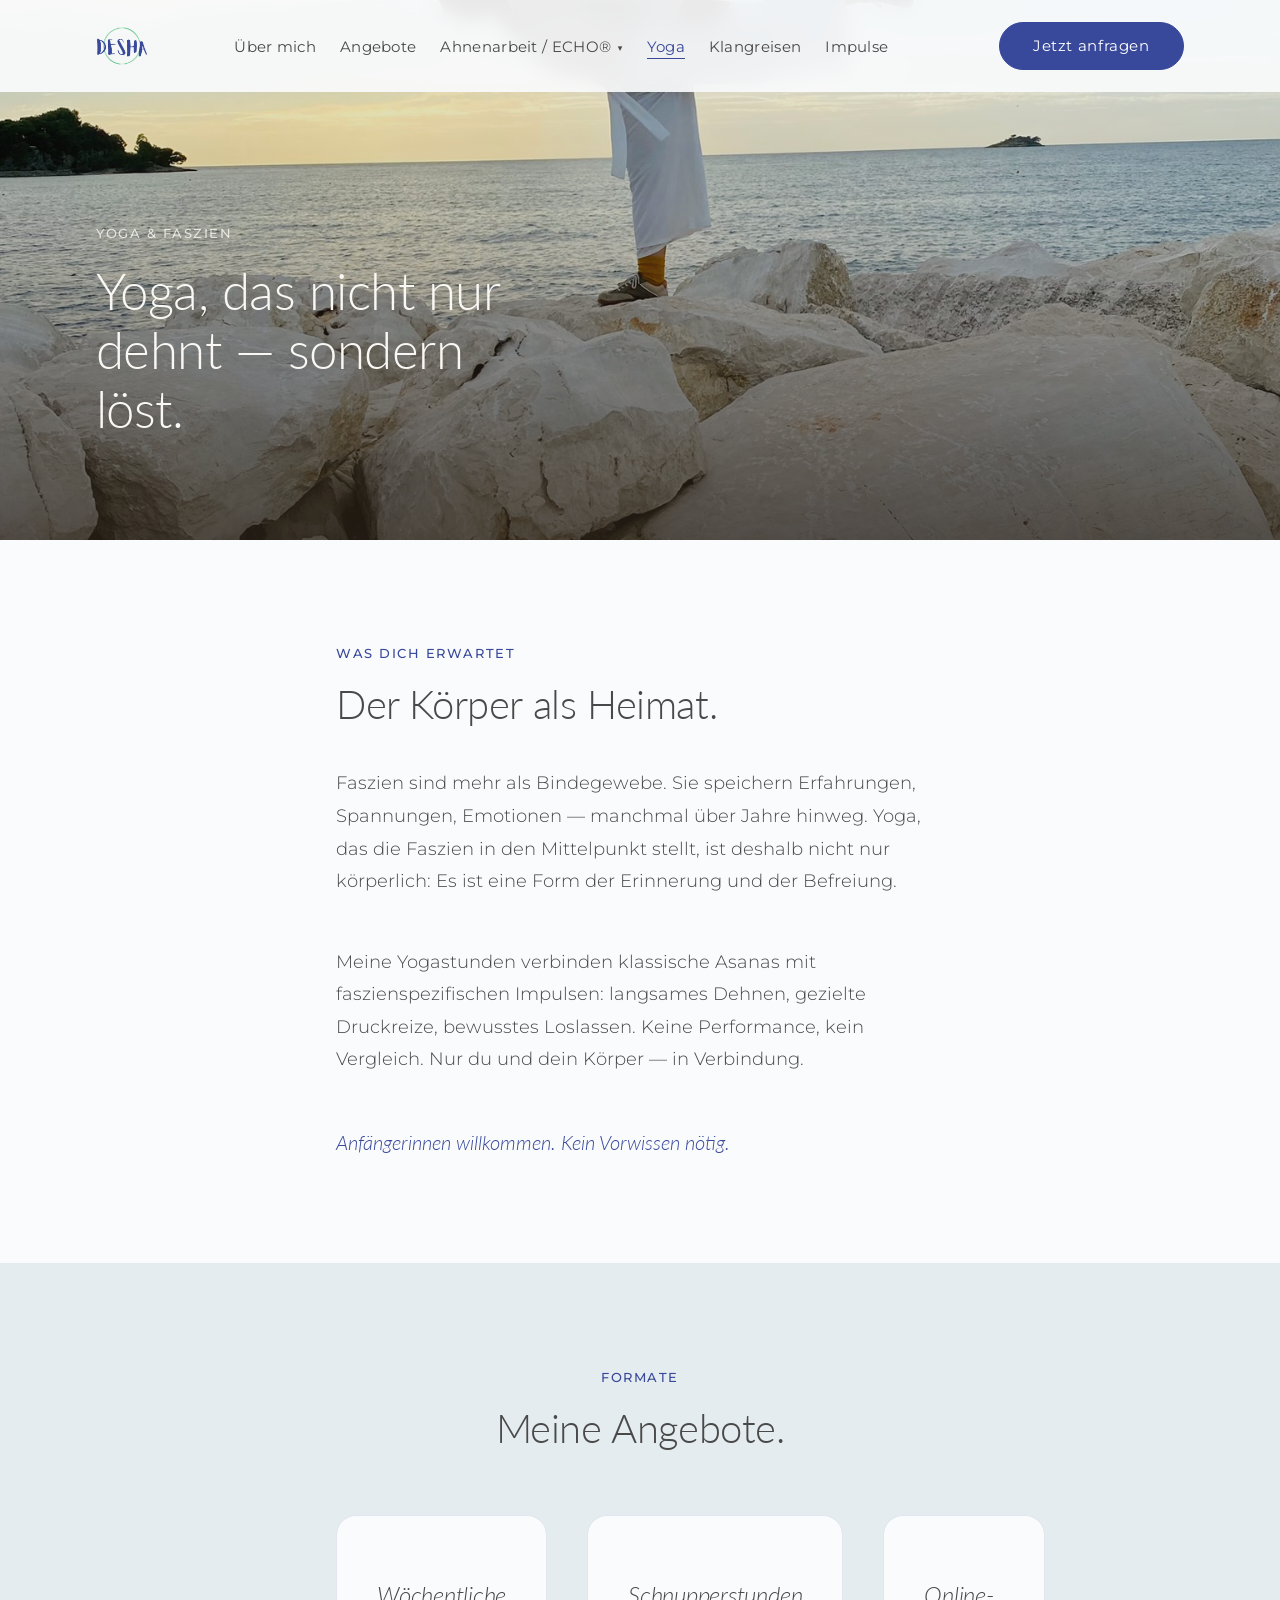
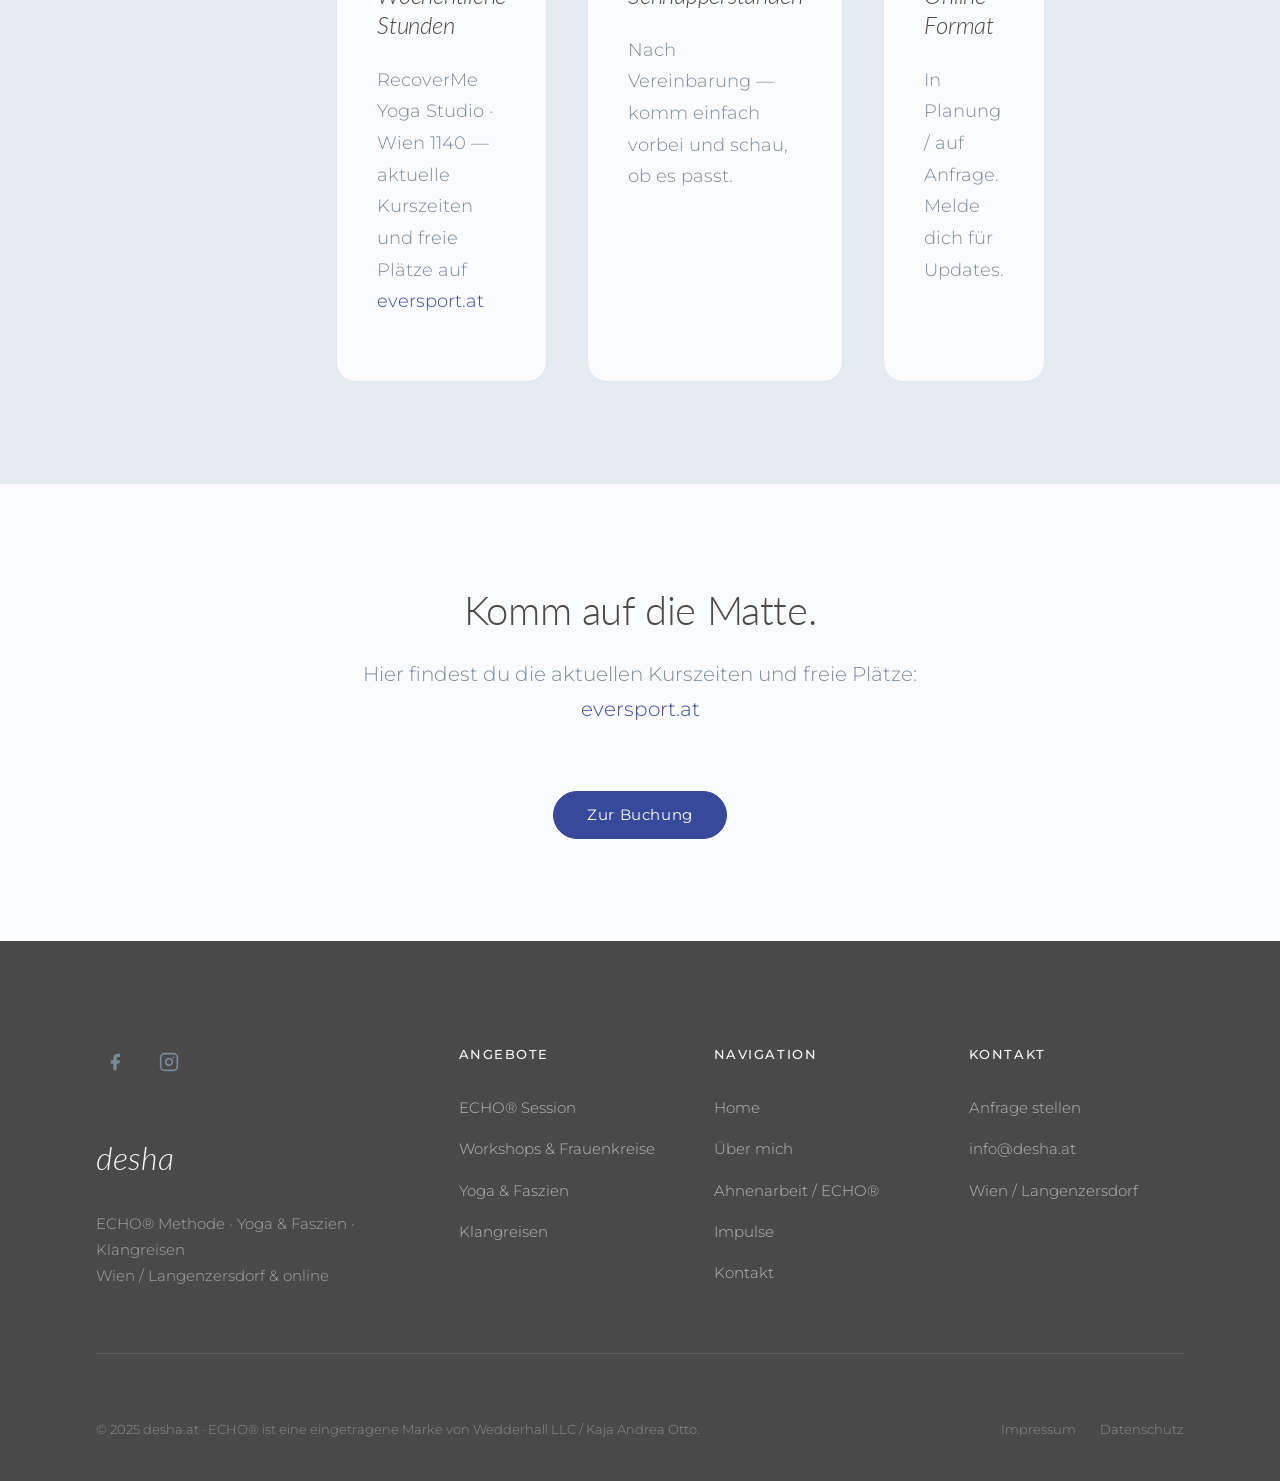
<file: angebote/yoga-faszien.html>
<!DOCTYPE html>
<html lang="de">
<head>
  <meta charset="UTF-8">
  <meta name="viewport" content="width=device-width, initial-scale=1.0">
  <title>Yoga & Faszienarbeit — Den Körper als Heimat erleben | desha.at</title>
  <meta name="description" content="Yoga mit Fokus auf Faszien — das Bindegewebe, das unsere Erfahrungen speichert. In Wien/Langenzersdorf und online.">
  <link rel="canonical" href="https://desha.at/angebote/yoga-faszien">
  <meta name="robots" content="index, follow">

  <!-- Open Graph -->
  <meta property="og:title" content="Yoga & Faszienarbeit — Den Körper als Heimat erleben | desha.at">
  <meta property="og:description" content="Yoga mit Fokus auf Faszien — das Bindegewebe, das unsere Erfahrungen speichert. In Wien/Langenzersdorf und online.">
  <meta property="og:type" content="website">
  <meta property="og:url" content="https://desha.at/angebote/yoga-faszien">
  <meta property="og:image" content="https://desha.at/assets/images/portrait-monika.jpg">
  <meta property="og:locale" content="de_AT">
  <meta property="og:site_name" content="desha.at">

  <!-- Twitter Card -->
  <meta name="twitter:card" content="summary_large_image">
  <meta name="twitter:title" content="Yoga & Faszienarbeit — Den Körper als Heimat erleben | desha.at">
  <meta name="twitter:description" content="Yoga mit Fokus auf Faszien — das Bindegewebe, das unsere Erfahrungen speichert.">
  <meta name="twitter:image" content="https://desha.at/assets/images/portrait-monika.jpg">

  <!-- JSON-LD: Service -->
  <script type="application/ld+json">
  {
    "@context": "https://schema.org",
    "@type": "Service",
    "name": "Yoga & Faszienarbeit",
    "description": "Yoga mit Fokus auf Faszien — das Bindegewebe, das unsere Erfahrungen speichert. In Wien/Langenzersdorf und online.",
    "url": "https://desha.at/angebote/yoga-faszien",
    "provider": {
      "@type": "LocalBusiness",
      "name": "desha.at — Monika Tatrai",
      "url": "https://desha.at"
    },
    "areaServed": ["Wien", "Langenzersdorf", "Online"],
    "serviceType": "Yoga & Faszienarbeit"
  }
  </script>

  <link rel="preconnect" href="https://fonts.googleapis.com">
  <link rel="preconnect" href="https://fonts.gstatic.com" crossorigin>
  <link href="https://fonts.googleapis.com/css2?family=Lato:ital,wght@0,300;0,400;0,700;1,300;1,400&family=Montserrat:wght@300;400;500&display=swap" rel="stylesheet">
  <link rel="stylesheet" href="../css/main.css">
  <link rel="stylesheet" href="../css/components.css">
  <link rel="stylesheet" href="../css/responsive.css">
</head>
<body>

  <header class="nav" role="banner">
    <div class="nav__inner">
      <a href="../index.html" class="nav__logo"><img src="../assets/images/DESHA_logo_klein.png" alt="DESHA" class="nav__logo-img"></a>
      <nav aria-label="Hauptnavigation">
        <ul class="nav__links" role="list">
          <li><a href="../ueber-mich.html" class="nav__link">Über mich</a></li>
          <li><a href="../angebote/index.html" class="nav__link">Angebote</a></li>
          <li class="nav__item--dropdown">
            <a href="../echo-methode.html" class="nav__link">Ahnenarbeit / ECHO® <span class="nav__arrow" aria-hidden="true">▾</span></a>
            <ul class="nav__dropdown" role="list">
              <li><a href="../echo-methode.html" class="nav__dropdown-link">Was ist die ECHO® Methode</a></li>
              <li><a href="../angebote/echo-session.html" class="nav__dropdown-link">1:1 Session</a></li>
              <li><a href="../angebote/online-retreat.html" class="nav__dropdown-link">ECHO – Orte &amp; Plätze</a></li>
              <li><a href="../angebote/gruppenarbeit.html" class="nav__dropdown-link">Workshop – Frauen</a></li>
            </ul>
          </li>
          <li><a href="../angebote/yoga-faszien.html" class="nav__link is-active">Yoga</a></li>
          <li><a href="../angebote/klangreisen.html" class="nav__link">Klangreisen</a></li>
          <li><a href="../blog/index.html" class="nav__link">Impulse</a></li>
        </ul>
      </nav>
      <a href="../kontakt.html" class="btn btn--primary nav__cta">Jetzt anfragen</a>
      <button class="nav__toggle" aria-label="Menü öffnen" aria-expanded="false" aria-controls="mobile-menu">
        <span></span><span></span><span></span>
      </button>
    </div>
    <nav id="mobile-menu" class="nav__mobile" aria-label="Mobile Navigation">
      <ul class="nav__mobile-links" role="list">
        <li><a href="../ueber-mich.html" class="nav__mobile-link">Über mich</a></li>
        <li><a href="../angebote/index.html" class="nav__mobile-link">Angebote</a></li>
        <li><a href="../echo-methode.html" class="nav__mobile-link">Ahnenarbeit / ECHO®</a></li>
        <li><a href="../angebote/echo-session.html" class="nav__mobile-link">— 1:1 Session</a></li>
        <li><a href="../angebote/online-retreat.html" class="nav__mobile-link">— ECHO – Orte &amp; Plätze</a></li>
        <li><a href="../angebote/gruppenarbeit.html" class="nav__mobile-link">— Workshop – Frauen</a></li>
        <li><a href="../angebote/yoga-faszien.html" class="nav__mobile-link is-active">Yoga</a></li>
        <li><a href="../angebote/klangreisen.html" class="nav__mobile-link">Klangreisen</a></li>
        <li><a href="../blog/index.html" class="nav__mobile-link">Impulse</a></li>
        <li><a href="../kontakt.html" class="nav__mobile-link">Kontakt</a></li>
      </ul>
      <a href="../kontakt.html" class="btn btn--primary" style="align-self:flex-start;margin-top:auto;">Jetzt anfragen</a>
    </nav>
  </header>

  <main>

    <!-- HERO -->
    <section style="position:relative;min-height:60vh;display:flex;align-items:flex-end;overflow:hidden;padding-top:6rem;" aria-labelledby="page-title">
      <img
        src="../assets/images/yoga.jpg"
        alt="Yoga & Faszienarbeit"
        style="position:absolute;inset:0;width:100%;height:100%;object-fit:cover;z-index:0;"
        loading="eager"
      >
      <div style="position:absolute;inset:0;background:linear-gradient(to top,rgba(44,34,24,0.75) 0%,rgba(44,34,24,0.2) 60%,transparent 100%);z-index:1;"></div>
      <div class="u-container" style="position:relative;z-index:2;padding-bottom:var(--space-2xl);">
        <span class="kicker" style="color:rgba(250,248,244,0.8);">Yoga & Faszien</span>
        <h1 id="page-title" style="color:#FAF8F4;max-width:14ch;margin-top:var(--space-sm);">
          Yoga, das nicht nur dehnt — sondern löst.
        </h1>
      </div>
    </section>

    <!-- EINLEITUNG -->
    <section class="u-section" aria-labelledby="intro-title">
      <div class="u-container u-container--narrow">
        <span class="kicker fade-in">Was dich erwartet</span>
        <h2 id="intro-title" class="fade-in fade-in--delay-1">Der Körper als Heimat.</h2>
        <div style="margin-top:var(--space-lg);display:grid;gap:var(--space-md);" class="fade-in fade-in--delay-2">
          <p>Faszien sind mehr als Bindegewebe. Sie speichern Erfahrungen, Spannungen, Emotionen — manchmal über Jahre hinweg. Yoga, das die Faszien in den Mittelpunkt stellt, ist deshalb nicht nur körperlich: Es ist eine Form der Erinnerung und der Befreiung.</p>
          <p>Meine Yogastunden verbinden klassische Asanas mit faszienspezifischen Impulsen: langsames Dehnen, gezielte Druckreize, bewusstes Loslassen. Keine Performance, kein Vergleich. Nur du und dein Körper — in Verbindung.</p>
          <p style="font-family:var(--font-serif);font-style:italic;color:var(--color-primary);font-size:var(--text-lg);">Anfängerinnen willkommen. Kein Vorwissen nötig.</p>
        </div>
      </div>
    </section>

    <!-- FORMATE -->
    <section class="u-section u-bg-surface" aria-labelledby="formate-title">
      <div class="u-container u-container--narrow">
        <div class="section-header section-header--center fade-in">
          <span class="kicker">Formate</span>
          <h2 id="formate-title">Meine Angebote.</h2>
        </div>
        <div class="u-grid u-grid--3" style="margin-top:var(--space-xl);">
          <div class="card fade-in fade-in--delay-1">
            <h3 class="card__title" style="font-size:var(--text-xl);">Wöchentliche Stunden</h3>
            <p class="card__text">RecoverMe Yoga Studio · Wien 1140 — aktuelle Kurszeiten und freie Plätze auf <a href="https://www.eversport.at" target="_blank" rel="noopener" style="color:var(--color-primary);">eversport.at</a></p>
          </div>
          <div class="card fade-in fade-in--delay-2">
            <h3 class="card__title" style="font-size:var(--text-xl);">Schnupperstunden</h3>
            <p class="card__text">Nach Vereinbarung — komm einfach vorbei und schau, ob es passt.</p>
          </div>
          <div class="card fade-in fade-in--delay-3">
            <h3 class="card__title" style="font-size:var(--text-xl);">Online-Format</h3>
            <p class="card__text">In Planung / auf Anfrage. Melde dich für Updates.</p>
          </div>
        </div>
      </div>
    </section>

    <!-- CTA -->
    <section class="u-section" aria-label="Handlungsaufruf">
      <div class="u-container u-container--narrow u-text-center">
        <div class="fade-in">
          <h2>Komm auf die Matte.</h2>
          <p class="lead" style="margin-top:var(--space-md);margin-inline:auto;">
            Hier findest du die aktuellen Kurszeiten und freie Plätze:<br>
            <a href="https://www.eversport.at" target="_blank" rel="noopener" style="color:var(--color-primary);">eversport.at</a>
          </p>
          <a href="../kontakt.html" class="btn btn--primary" style="margin-top:var(--space-xl);">Zur Buchung</a>
        </div>
      </div>
    </section>

  </main>

  <footer class="footer" role="contentinfo">
    <div class="footer__inner">
      <div class="footer__top">
        <div class="footer__brand"><div class="footer__social"><a href="https://www.facebook.com/desha.monikatatrai" class="footer__social-link" target="_blank" rel="noopener" aria-label="Facebook"><svg xmlns="http://www.w3.org/2000/svg" width="20" height="20" viewBox="0 0 24 24" fill="currentColor" aria-hidden="true"><path d="M18 2h-3a5 5 0 0 0-5 5v3H7v4h3v8h4v-8h3l1-4h-4V7a1 1 0 0 1 1-1h3z"/></svg></a><a href="https://www.instagram.com/desha.monikatatrai" class="footer__social-link" target="_blank" rel="noopener" aria-label="Instagram"><svg xmlns="http://www.w3.org/2000/svg" width="20" height="20" viewBox="0 0 24 24" fill="none" stroke="currentColor" stroke-width="2" stroke-linecap="round" stroke-linejoin="round" aria-hidden="true"><rect x="2" y="2" width="20" height="20" rx="5" ry="5"/><path d="M16 11.37A4 4 0 1 1 12.63 8 4 4 0 0 1 16 11.37z"/><line x1="17.5" y1="6.5" x2="17.51" y2="6.5"/></svg></a></div><a href="../index.html" class="footer__logo">desha</a><p class="footer__tagline">ECHO® Methode · Yoga & Faszien · Klangreisen<br>Wien / Langenzersdorf &amp; online</p></div>
        <div><p class="footer__col-title">Angebote</p><ul class="footer__links" role="list"><li><a href="../angebote/echo-session.html" class="footer__link">ECHO® Session</a></li><li><a href="../angebote/gruppenarbeit.html" class="footer__link">Workshops &amp; Frauenkreise</a></li><li><a href="../angebote/yoga-faszien.html" class="footer__link">Yoga &amp; Faszien</a></li><li><a href="../angebote/klangreisen.html" class="footer__link">Klangreisen</a></li></ul></div>
        <div><p class="footer__col-title">Navigation</p><ul class="footer__links" role="list"><li><a href="../index.html" class="footer__link">Home</a></li><li><a href="../ueber-mich.html" class="footer__link">Über mich</a></li><li><a href="../echo-methode.html" class="footer__link">Ahnenarbeit / ECHO®</a></li><li><a href="../blog/index.html" class="footer__link">Impulse</a></li><li><a href="../kontakt.html" class="footer__link">Kontakt</a></li></ul></div>
        <div><p class="footer__col-title">Kontakt</p><ul class="footer__links" role="list"><li><a href="../kontakt.html" class="footer__link">Anfrage stellen</a></li><li><a href="mailto:info@desha.at" class="footer__link">info@desha.at</a></li><li><span class="footer__link" style="cursor:default;">Wien / Langenzersdorf</span></li></ul></div>
      </div>
      <div class="footer__bottom"><span>© 2025 desha.at · ECHO® ist eine eingetragene Marke von Wedderhall LLC / Kaja Andrea Otto.</span><nav class="footer__legal" aria-label="Rechtliche Links"><a href="../impressum.html" class="footer__legal-link">Impressum</a><a href="../impressum.html#datenschutz" class="footer__legal-link">Datenschutz</a></nav></div>
    </div>
  </footer>
  <script src="../js/main.js"></script>
</body>
</html>
</file>
<file: css/main.css>
/* ============================================================
   desha.at — main.css
   Global: Custom Properties · Reset · Base · Typography · Utils
   ============================================================ */

/* ------------------------------------------------------------
   1. CUSTOM PROPERTIES
   ------------------------------------------------------------ */
:root {
  /* Colors — DESHA Brand Guide */
  --color-primary:    #38489B;   /* Brand Blau */
  --color-secondary:  #65C58C;   /* Brand Grün/Mint */
  --color-accent:     #38489B;   /* Brand Blau */
  --color-bg:         #FAFBFC;   /* Fast Weiß mit leichtem Blau-Ton */
  --color-surface:    #E5ECEF;   /* Brand Hell-Blau-Grau */
  --color-text:       #494949;   /* Brand Charcoal */
  --color-text-muted: #7A8A9A;   /* Gedämpft, kühler Ton */
  --color-border:     rgba(56, 72, 155, 0.12); /* Hauch Brand Blau */
  --color-white:      #FFFFFF;

  /* Typography — DESHA Brand Guide */
  --font-serif: 'Lato', system-ui, -apple-system, sans-serif;
  --font-sans:  'Montserrat', system-ui, -apple-system, sans-serif;

  /* Font Sizes — fluid, clamp-basiert */
  --text-xs:   clamp(0.75rem,  1.2vw, 0.8rem);
  --text-sm:   clamp(0.875rem, 1.5vw, 0.95rem);
  --text-base: clamp(1rem,     1.8vw, 1.1rem);
  --text-lg:   clamp(1.125rem, 2vw,   1.25rem);
  --text-xl:   clamp(1.3rem,   2.5vw, 1.5rem);
  --text-2xl:  clamp(1.5rem,   3vw,   2rem);
  --text-3xl:  clamp(1.875rem, 4vw,   2.5rem);
  --text-4xl:  clamp(2.25rem,  5vw,   3.2rem);
  --text-5xl:  clamp(2.75rem,  6.5vw, 4.2rem);

  /* Spacing */
  --space-xs:  0.5rem;
  --space-sm:  1rem;
  --space-md:  1.5rem;
  --space-lg:  2.5rem;
  --space-xl:  4rem;
  --space-2xl: clamp(4rem, 8vw, 8rem);
  --space-3xl: clamp(6rem, 12vw, 12rem);

  /* Layout */
  --max-width:       1200px;
  --max-width-text:  720px;
  --container-px:    clamp(1.25rem, 5vw, 3.5rem);

  /* Border Radius */
  --radius-sm:   4px;
  --radius-md:   12px;
  --radius-lg:   20px;
  --radius-full: 100px;

  /* Shadows */
  --shadow-sm:  0 2px 8px rgba(44, 34, 24, 0.06);
  --shadow-md:  0 8px 24px rgba(44, 34, 24, 0.09);
  --shadow-lg:  0 20px 48px rgba(44, 34, 24, 0.12);
  --shadow-hover: 0 24px 56px rgba(44, 34, 24, 0.14);

  /* Transitions */
  --transition-fast:   0.2s ease;
  --transition:        0.3s ease;
  --transition-slow:   0.6s ease;
}


/* ------------------------------------------------------------
   2. MODERN CSS RESET
   ------------------------------------------------------------ */
*, *::before, *::after {
  box-sizing: border-box;
  margin: 0;
  padding: 0;
}

html {
  scroll-behavior: smooth;
  -webkit-text-size-adjust: 100%;
  hanging-punctuation: first last;
}

body {
  font-family: var(--font-sans);
  font-size: var(--text-base);
  font-weight: 300;
  line-height: 1.8;
  color: var(--color-text);
  background-color: var(--color-bg);
  -webkit-font-smoothing: antialiased;
  -moz-osx-font-smoothing: grayscale;
  overflow-x: hidden;
}

img, video, svg {
  display: block;
  max-width: 100%;
  height: auto;
}

input, button, textarea, select {
  font: inherit;
}

p, h1, h2, h3, h4, h5, h6 {
  overflow-wrap: break-word;
}

ul[role="list"], ol[role="list"] {
  list-style: none;
}

a {
  color: inherit;
  text-decoration: none;
}

button {
  cursor: pointer;
  border: none;
  background: none;
}

/* Reduced motion */
@media (prefers-reduced-motion: reduce) {
  *, *::before, *::after {
    animation-duration: 0.01ms !important;
    animation-iteration-count: 1 !important;
    transition-duration: 0.01ms !important;
    scroll-behavior: auto !important;
  }
}


/* ------------------------------------------------------------
   3. TYPOGRAPHY
   ------------------------------------------------------------ */
h1, h2, h3, h4, h5, h6 {
  font-family: var(--font-serif);
  font-weight: 300;
  line-height: 1.15;
  letter-spacing: -0.01em;
  color: var(--color-text);
}

h1 { font-size: var(--text-4xl); font-weight: 300; }
h2 { font-size: var(--text-3xl); }
h3 { font-size: var(--text-2xl); }
h4 { font-size: var(--text-xl); }
h5 { font-size: var(--text-lg); }
h6 { font-size: var(--text-base); }

p {
  font-size: var(--text-base);
  line-height: 1.85;
  color: var(--color-text);
  max-width: 68ch;
}

p + p {
  margin-top: var(--space-md);
}

strong {
  font-weight: 500;
}

em {
  font-family: var(--font-serif);
  font-style: italic;
}

blockquote {
  font-family: var(--font-serif);
  font-size: var(--text-xl);
  font-style: italic;
  font-weight: 300;
  line-height: 1.5;
  color: var(--color-primary);
  padding-left: var(--space-lg);
  border-left: 2px solid var(--color-primary);
}

/* Kicker / Label über Überschriften */
.kicker {
  font-family: var(--font-sans);
  font-size: var(--text-xs);
  font-weight: 500;
  letter-spacing: 0.12em;
  text-transform: uppercase;
  color: var(--color-primary);
  display: block;
  margin-bottom: var(--space-sm);
}

/* Lead-Text (größere Einleitung) */
.lead {
  font-size: var(--text-lg);
  font-weight: 300;
  line-height: 1.75;
  color: var(--color-text-muted);
  max-width: 60ch;
}


/* ------------------------------------------------------------
   4. LAYOUT UTILITIES
   ------------------------------------------------------------ */

/* Container */
.u-container {
  width: 100%;
  max-width: var(--max-width);
  margin-inline: auto;
  padding-inline: var(--container-px);
}

/* Container schmal (Text-Seiten) */
.u-container--narrow {
  max-width: var(--max-width-text);
}

/* Section-Spacing */
.u-section {
  padding-block: var(--space-2xl);
}

.u-section--lg {
  padding-block: var(--space-3xl);
}

/* Hintergründe für alternierende Sektionen */
.u-bg-surface {
  background-color: var(--color-surface);
}

.u-bg-primary {
  background-color: var(--color-primary);
  color: var(--color-white);
}

.u-bg-primary h1,
.u-bg-primary h2,
.u-bg-primary h3,
.u-bg-primary p {
  color: var(--color-white);
}

/* Grid Utilities */
.u-grid {
  display: grid;
  gap: var(--space-lg);
}

.u-grid--2 { grid-template-columns: repeat(2, 1fr); }
.u-grid--3 { grid-template-columns: repeat(3, 1fr); }
.u-grid--4 { grid-template-columns: repeat(4, 1fr); }

/* Flex Utilities */
.u-flex { display: flex; }
.u-flex--center { align-items: center; justify-content: center; }
.u-flex--between { align-items: center; justify-content: space-between; }

/* Text alignment */
.u-text-center { text-align: center; }
.u-text-center p { margin-inline: auto; }

/* Spacer */
.u-spacer-sm  { height: var(--space-sm); }
.u-spacer-md  { height: var(--space-md); }
.u-spacer-lg  { height: var(--space-lg); }

/* Screen-reader only */
.u-sr-only {
  position: absolute;
  width: 1px;
  height: 1px;
  padding: 0;
  margin: -1px;
  overflow: hidden;
  clip: rect(0, 0, 0, 0);
  white-space: nowrap;
  border-width: 0;
}


/* ------------------------------------------------------------
   5. DIVIDER / DEKORATIVE TRENNELEMENTE
   ------------------------------------------------------------ */
.u-divider {
  border: none;
  height: 1px;
  background: var(--color-border);
  margin-block: var(--space-xl);
}

/* Organische Wellen-Trennlinie */
.u-wave {
  display: block;
  width: 100%;
  overflow: hidden;
  line-height: 0;
}

.u-wave svg {
  display: block;
  width: 100%;
  height: auto;
}


/* ------------------------------------------------------------
   6. SCROLL-ANIMATIONEN
   ------------------------------------------------------------ */
.fade-in {
  opacity: 0;
  transform: translateY(28px);
  transition: opacity 0.75s ease, transform 0.75s ease;
}

.fade-in.is-visible {
  opacity: 1;
  transform: translateY(0);
}

.fade-in--delay-1 { transition-delay: 0.1s; }
.fade-in--delay-2 { transition-delay: 0.2s; }
.fade-in--delay-3 { transition-delay: 0.3s; }
.fade-in--delay-4 { transition-delay: 0.4s; }


/* ------------------------------------------------------------
   7. FOCUS STYLES (Accessibility)
   ------------------------------------------------------------ */
:focus-visible {
  outline: 2px solid var(--color-primary);
  outline-offset: 3px;
  border-radius: var(--radius-sm);
}
</file>
<file: css/components.css>
/* ============================================================
   desha.at — components.css
   Wiederverwendbare UI-Komponenten
   ============================================================ */


/* ------------------------------------------------------------
   1. BUTTONS
   ------------------------------------------------------------ */
.btn {
  display: inline-flex;
  align-items: center;
  gap: 0.5rem;
  font-family: var(--font-sans);
  font-size: var(--text-sm);
  font-weight: 400;
  letter-spacing: 0.04em;
  line-height: 1;
  padding: 0.95em 2.2em;
  border-radius: var(--radius-full);
  border: 1.5px solid transparent;
  transition: background var(--transition), color var(--transition),
              border-color var(--transition), transform var(--transition),
              box-shadow var(--transition);
  cursor: pointer;
  white-space: nowrap;
  min-height: 48px; /* Accessibility touch target */
  text-decoration: none;
}

/* Primär — Terrakotta ausgefüllt */
.btn--primary {
  background-color: var(--color-primary);
  color: var(--color-white);
  border-color: var(--color-primary);
}

.btn--primary:hover,
.btn--primary:focus-visible {
  background-color: #2D3A7A;
  border-color: #2D3A7A;
  transform: translateY(-2px);
  box-shadow: var(--shadow-md);
}

/* Ghost — transparent mit Rahmen */
.btn--ghost {
  background-color: transparent;
  color: var(--color-primary);
  border-color: var(--color-primary);
}

.btn--ghost:hover,
.btn--ghost:focus-visible {
  background-color: var(--color-primary);
  color: var(--color-white);
  transform: translateY(-2px);
}

/* Ghost hell — für dunkle Hintergründe */
.btn--ghost-light {
  background-color: transparent;
  color: var(--color-white);
  border-color: rgba(255, 255, 255, 0.6);
}

.btn--ghost-light:hover,
.btn--ghost-light:focus-visible {
  background-color: var(--color-white);
  color: var(--color-primary);
  border-color: var(--color-white);
}

/* Text-Link mit Pfeil */
.btn--link {
  background: none;
  border: none;
  padding: 0;
  border-radius: 0;
  color: var(--color-primary);
  font-weight: 400;
  letter-spacing: 0.06em;
  text-transform: uppercase;
  font-size: var(--text-xs);
  min-height: auto;
  position: relative;
}

.btn--link::after {
  content: '→';
  margin-left: 0.4em;
  transition: transform var(--transition);
  display: inline-block;
}

.btn--link:hover::after {
  transform: translateX(4px);
}

/* Button-Gruppe */
.btn-group {
  display: flex;
  flex-wrap: wrap;
  gap: var(--space-sm);
  align-items: center;
}


/* ------------------------------------------------------------
   2. NAVIGATION
   ------------------------------------------------------------ */
.nav {
  position: fixed;
  top: 0;
  left: 0;
  right: 0;
  z-index: 100;
  padding-block: 1.25rem;
  background-color: rgba(250, 251, 252, 0.92);
  backdrop-filter: blur(10px);
  -webkit-backdrop-filter: blur(10px);
  transition: background var(--transition-slow), box-shadow var(--transition-slow),
              padding var(--transition);
}

/* Scrolled state — wird via JS hinzugefügt */
.nav.is-scrolled {
  background-color: rgba(250, 251, 252, 0.96);
  backdrop-filter: blur(12px);
  -webkit-backdrop-filter: blur(12px);
  box-shadow: var(--shadow-sm);
  padding-block: 0.9rem;
}

.nav__inner {
  display: flex;
  align-items: center;
  justify-content: space-between;
  max-width: var(--max-width);
  margin-inline: auto;
  padding-inline: var(--container-px);
}

/* Logo */
.nav__logo {
  text-decoration: none;
  display: inline-flex;
  align-items: center;
}

.nav__logo-img {
  height: 52px;
  width: auto;
  display: block;
  transition: opacity var(--transition);
}

.nav__logo:hover .nav__logo-img {
  opacity: 0.85;
}

/* Desktop Links */
.nav__links {
  display: flex;
  align-items: center;
  gap: var(--space-md);
  list-style: none;
}

/* Dropdown */
.nav__item--dropdown {
  position: relative;
}

.nav__arrow {
  font-size: 0.6em;
  margin-left: 0.25em;
  display: inline-block;
  transition: transform var(--transition);
  vertical-align: middle;
}

.nav__item--dropdown:hover .nav__arrow,
.nav__item--dropdown:focus-within .nav__arrow {
  transform: rotate(180deg);
}

.nav__dropdown {
  position: absolute;
  top: calc(100% + 0.6rem);
  left: 50%;
  transform: translateX(-50%) translateY(6px);
  background: var(--color-white);
  border-radius: var(--radius-md);
  box-shadow: var(--shadow-md);
  border: 1px solid var(--color-border);
  min-width: 230px;
  padding: 0.4rem 0;
  list-style: none;
  opacity: 0;
  visibility: hidden;
  transition: opacity var(--transition), visibility var(--transition), transform var(--transition);
  z-index: 200;
}

.nav__item--dropdown:hover .nav__dropdown,
.nav__item--dropdown:focus-within .nav__dropdown {
  opacity: 1;
  visibility: visible;
  transform: translateX(-50%) translateY(0);
}

.nav__dropdown-link {
  display: block;
  padding: 0.6rem 1.25rem;
  font-size: var(--text-sm);
  color: var(--color-text);
  white-space: nowrap;
  transition: color var(--transition), background var(--transition);
}

.nav__dropdown-link:hover {
  color: var(--color-primary);
  background: var(--color-surface);
}

.nav__link {
  font-size: var(--text-sm);
  font-weight: 400;
  color: var(--color-text);
  letter-spacing: 0.02em;
  text-decoration: none;
  position: relative;
  transition: color var(--transition);
}

.nav__link::after {
  content: '';
  position: absolute;
  bottom: -3px;
  left: 0;
  width: 0;
  height: 1px;
  background-color: var(--color-primary);
  transition: width var(--transition);
}

.nav__link:hover,
.nav__link.is-active {
  color: var(--color-primary);
}

.nav__link:hover::after,
.nav__link.is-active::after {
  width: 100%;
}

.nav__cta {
  margin-left: var(--space-md);
}

/* Hamburger */
.nav__toggle {
  display: none;
  flex-direction: column;
  gap: 5px;
  padding: 8px;
  cursor: pointer;
  background: none;
  border: none;
  min-height: 44px;
  min-width: 44px;
  align-items: center;
  justify-content: center;
}

.nav__toggle span {
  display: block;
  width: 24px;
  height: 1.5px;
  background-color: var(--color-text);
  transition: transform var(--transition), opacity var(--transition);
  transform-origin: center;
}

.nav__toggle.is-open span:nth-child(1) {
  transform: translateY(6.5px) rotate(45deg);
}
.nav__toggle.is-open span:nth-child(2) {
  opacity: 0;
  transform: scaleX(0);
}
.nav__toggle.is-open span:nth-child(3) {
  transform: translateY(-6.5px) rotate(-45deg);
}

/* Mobile Menu */
.nav__mobile {
  display: none;
  position: fixed;
  inset: 0;
  background-color: var(--color-bg);
  z-index: 99;
  padding: 7rem var(--container-px) var(--space-xl);
  flex-direction: column;
  gap: var(--space-lg);
}

.nav__mobile.is-open {
  display: flex;
}

.nav__mobile-links {
  list-style: none;
  display: flex;
  flex-direction: column;
  gap: var(--space-md);
}

.nav__mobile-link {
  font-family: var(--font-serif);
  font-size: var(--text-3xl);
  font-style: italic;
  font-weight: 300;
  color: var(--color-text);
  text-decoration: none;
  transition: color var(--transition);
}

.nav__mobile-link:hover {
  color: var(--color-primary);
}


/* ------------------------------------------------------------
   3. HERO
   ------------------------------------------------------------ */
.hero {
  position: relative;
  min-height: 100svh;
  display: flex;
  align-items: center;
  background-color: var(--color-bg);
  padding-top: 6rem;
  overflow: hidden;
}

/* Subtile Textur-Overlay */
.hero::before {
  content: '';
  position: absolute;
  inset: 0;
  background-image: radial-gradient(circle at 70% 30%, rgba(196, 119, 90, 0.06) 0%, transparent 60%),
                    radial-gradient(circle at 20% 80%, rgba(138, 158, 127, 0.05) 0%, transparent 50%);
  pointer-events: none;
}

.hero__inner {
  position: relative;
  z-index: 1;
  max-width: var(--max-width);
  margin-inline: auto;
  padding-inline: var(--container-px);
  padding-block: var(--space-2xl);
}

.hero__eyebrow {
  display: inline-block;
  font-family: var(--font-sans);
  font-size: var(--text-xs);
  font-weight: 500;
  letter-spacing: 0.14em;
  text-transform: uppercase;
  color: var(--color-primary);
  margin-bottom: var(--space-md);
}

.hero__title {
  font-size: var(--text-5xl);
  font-style: italic;
  font-weight: 300;
  line-height: 1.1;
  letter-spacing: -0.03em;
  color: var(--color-text);
  max-width: 14ch;
  margin-bottom: var(--space-lg);
}

.hero__subtitle {
  font-size: var(--text-lg);
  font-weight: 300;
  line-height: 1.75;
  color: var(--color-text-muted);
  max-width: 50ch;
  margin-bottom: var(--space-xl);
}

.hero__scroll {
  display: flex;
  align-items: center;
  gap: var(--space-sm);
  margin-top: var(--space-xl);
  font-size: var(--text-xs);
  letter-spacing: 0.1em;
  text-transform: uppercase;
  color: var(--color-text-muted);
}

.hero__scroll-line {
  width: 40px;
  height: 1px;
  background-color: var(--color-border);
}


/* ------------------------------------------------------------
   4. SECTION HEADER (wiederverwendbar)
   ------------------------------------------------------------ */
.section-header {
  margin-bottom: var(--space-xl);
}

.section-header--center {
  text-align: center;
}

.section-header--center p {
  margin-inline: auto;
}

.section-header__title {
  margin-bottom: var(--space-md);
}

.section-header__text {
  font-size: var(--text-lg);
  color: var(--color-text-muted);
  max-width: 60ch;
}


/* ------------------------------------------------------------
   5. KARTEN (Cards)
   ------------------------------------------------------------ */
.card {
  background-color: var(--color-bg);
  border-radius: var(--radius-lg);
  padding: var(--space-xl) var(--space-lg);
  border: 1px solid var(--color-border);
  transition: transform var(--transition), box-shadow var(--transition);
  display: flex;
  flex-direction: column;
  gap: var(--space-md);
}

.card:hover {
  transform: translateY(-6px);
  box-shadow: var(--shadow-hover);
}

.card--surface {
  background-color: var(--color-surface);
  border-color: transparent;
}

.card__icon {
  width: 48px;
  height: 48px;
  color: var(--color-primary);
}

.card__kicker {
  /* nutzt .kicker Klasse aus main.css */
}

.card__title {
  font-family: var(--font-serif);
  font-size: var(--text-2xl);
  font-style: italic;
  font-weight: 300;
  color: var(--color-text);
  line-height: 1.25;
}

.card__text {
  font-size: var(--text-base);
  color: var(--color-text-muted);
  line-height: 1.8;
  flex: 1;
}

.card__link {
  margin-top: auto;
}

/* Angebots-Karte (größer, mit Bild-Platzhalter) */
.offer-card {
  position: relative;
  background-color: var(--color-surface);
  border-radius: var(--radius-lg);
  overflow: hidden;
  transition: transform var(--transition), box-shadow var(--transition);
  border: 1px solid var(--color-border);
}

.offer-card:hover {
  transform: translateY(-6px);
  box-shadow: var(--shadow-hover);
}

.offer-card__image {
  width: 100%;
  aspect-ratio: 4 / 3;
  object-fit: cover;
  background-color: var(--color-surface);
  display: block;
}

/* Bild-Platzhalter wenn kein Foto vorhanden */
.offer-card__image-placeholder {
  width: 100%;
  aspect-ratio: 4 / 3;
  background: linear-gradient(135deg, var(--color-surface) 0%, rgba(196, 119, 90, 0.08) 100%);
  display: flex;
  align-items: center;
  justify-content: center;
}

.offer-card__body {
  padding: var(--space-lg);
  display: flex;
  flex-direction: column;
  gap: var(--space-sm);
}

.offer-card__title {
  font-family: var(--font-serif);
  font-size: var(--text-2xl);
  font-style: italic;
  font-weight: 300;
  color: var(--color-text);
}

.offer-card__text {
  font-size: var(--text-sm);
  color: var(--color-text-muted);
  line-height: 1.75;
}


/* ------------------------------------------------------------
   6. TESTIMONIALS
   ------------------------------------------------------------ */
.testimonial {
  position: relative;
  padding: var(--space-xl);
  background-color: var(--color-bg);
  border-radius: var(--radius-lg);
  border: 1px solid var(--color-border);
}

.testimonial__quote-mark {
  font-family: var(--font-serif);
  font-size: 5rem;
  line-height: 0.5;
  color: var(--color-primary);
  opacity: 0.2;
  display: block;
  margin-bottom: var(--space-md);
  font-style: italic;
}

.testimonial__text {
  font-family: var(--font-serif);
  font-size: var(--text-lg);
  font-style: italic;
  font-weight: 300;
  line-height: 1.65;
  color: var(--color-text);
  margin-bottom: var(--space-md);
  max-width: none;
}

.testimonial__author {
  font-family: var(--font-sans);
  font-size: var(--text-xs);
  font-weight: 500;
  letter-spacing: 0.1em;
  text-transform: uppercase;
  color: var(--color-text-muted);
}

/* Testimonials Grid */
.testimonials-grid {
  display: grid;
  grid-template-columns: repeat(auto-fit, minmax(300px, 1fr));
  gap: var(--space-lg);
}


/* ------------------------------------------------------------
   7. BLOG-KARTEN
   ------------------------------------------------------------ */
.blog-card {
  display: grid;
  gap: var(--space-sm);
}

.blog-card__date {
  font-size: var(--text-xs);
  letter-spacing: 0.1em;
  text-transform: uppercase;
  color: var(--color-text-muted);
}

.blog-card__title {
  font-family: var(--font-serif);
  font-size: var(--text-xl);
  font-style: italic;
  font-weight: 300;
  line-height: 1.3;
  color: var(--color-text);
  transition: color var(--transition);
}

.blog-card:hover .blog-card__title {
  color: var(--color-primary);
}

.blog-card__excerpt {
  font-size: var(--text-sm);
  color: var(--color-text-muted);
  line-height: 1.75;
}


/* ------------------------------------------------------------
   8. FORMULAR
   ------------------------------------------------------------ */
.form {
  display: grid;
  gap: var(--space-md);
}

.form__group {
  display: grid;
  gap: 0.4rem;
}

.form__label {
  font-size: var(--text-sm);
  font-weight: 400;
  color: var(--color-text);
  letter-spacing: 0.02em;
}

.form__input,
.form__textarea,
.form__select {
  width: 100%;
  padding: 0.85em 1.2em;
  font-family: var(--font-sans);
  font-size: var(--text-base);
  font-weight: 300;
  color: var(--color-text);
  background-color: var(--color-bg);
  border: 1px solid rgba(196, 119, 90, 0.25);
  border-radius: var(--radius-md);
  transition: border-color var(--transition), box-shadow var(--transition);
  appearance: none;
  -webkit-appearance: none;
}

.form__input:focus,
.form__textarea:focus,
.form__select:focus {
  outline: none;
  border-color: var(--color-primary);
  box-shadow: 0 0 0 3px rgba(196, 119, 90, 0.12);
}

.form__input::placeholder,
.form__textarea::placeholder {
  color: var(--color-text-muted);
  opacity: 0.7;
}

.form__textarea {
  min-height: 140px;
  resize: vertical;
}

.form__select {
  background-image: url("data:image/svg+xml,%3Csvg xmlns='http://www.w3.org/2000/svg' width='16' height='16' viewBox='0 0 24 24' fill='none' stroke='%237A6A5A' stroke-width='1.5'%3E%3Cpath d='M6 9l6 6 6-6'/%3E%3C/svg%3E");
  background-repeat: no-repeat;
  background-position: right 1em center;
  padding-right: 2.5em;
  cursor: pointer;
}

/* Checkbox */
.form__checkbox-group {
  display: flex;
  align-items: flex-start;
  gap: 0.75rem;
  cursor: pointer;
}

.form__checkbox {
  width: 18px;
  height: 18px;
  flex-shrink: 0;
  margin-top: 2px;
  accent-color: var(--color-primary);
  cursor: pointer;
}

.form__checkbox-label {
  font-size: var(--text-sm);
  color: var(--color-text-muted);
  line-height: 1.5;
}

.form__checkbox-label a {
  color: var(--color-primary);
  text-decoration: underline;
  text-decoration-color: transparent;
  transition: text-decoration-color var(--transition);
}

.form__checkbox-label a:hover {
  text-decoration-color: var(--color-primary);
}

/* Zwei-Spalten Form */
.form--two-col {
  grid-template-columns: 1fr 1fr;
}

.form--two-col .form__group--full {
  grid-column: 1 / -1;
}


/* ------------------------------------------------------------
   9. NEWSLETTER-SEKTION
   ------------------------------------------------------------ */
.newsletter {
  text-align: center;
  padding-block: var(--space-2xl);
}

.newsletter__form {
  display: flex;
  gap: var(--space-sm);
  max-width: 480px;
  margin-inline: auto;
  margin-top: var(--space-lg);
}

.newsletter__input {
  flex: 1;
  padding: 0.85em 1.4em;
  font-family: var(--font-sans);
  font-size: var(--text-base);
  font-weight: 300;
  color: var(--color-text);
  background-color: var(--color-bg);
  border: 1px solid rgba(196, 119, 90, 0.25);
  border-radius: var(--radius-full);
  transition: border-color var(--transition), box-shadow var(--transition);
}

.newsletter__input:focus {
  outline: none;
  border-color: var(--color-primary);
  box-shadow: 0 0 0 3px rgba(196, 119, 90, 0.12);
}

.newsletter__disclaimer {
  margin-top: var(--space-md);
  font-size: var(--text-xs);
  color: var(--color-text-muted);
}


/* ------------------------------------------------------------
   10. FOOTER
   ------------------------------------------------------------ */
.footer {
  background-color: var(--color-text);
  color: rgba(250, 248, 244, 0.75);
  padding-block: var(--space-2xl) var(--space-lg);
}

.footer__inner {
  max-width: var(--max-width);
  margin-inline: auto;
  padding-inline: var(--container-px);
}

.footer__top {
  display: grid;
  grid-template-columns: 1.5fr repeat(3, 1fr);
  gap: var(--space-xl);
  padding-bottom: var(--space-xl);
  border-bottom: 1px solid rgba(250, 248, 244, 0.1);
  margin-bottom: var(--space-xl);
}

.footer__brand {
  display: flex;
  flex-direction: column;
  gap: var(--space-md);
}

.footer__social {
  display: flex;
  gap: var(--space-sm);
  margin-bottom: var(--space-md);
}

.footer__social-link {
  display: inline-flex;
  align-items: center;
  justify-content: center;
  width: 38px;
  height: 38px;
  border-radius: var(--radius-full);
  border: 1.5px solid var(--color-border);
  color: var(--color-text-muted);
  transition: color var(--transition), border-color var(--transition), background var(--transition);
}

.footer__social-link:hover {
  color: var(--color-primary);
  border-color: var(--color-primary);
  background: rgba(56, 72, 155, 0.06);
}

.footer__logo {
  font-family: var(--font-serif);
  font-size: var(--text-2xl);
  font-style: italic;
  font-weight: 300;
  color: var(--color-bg);
  text-decoration: none;
}

.footer__tagline {
  font-size: var(--text-sm);
  color: rgba(250, 248, 244, 0.55);
  line-height: 1.7;
  max-width: 28ch;
}

.footer__col-title {
  font-family: var(--font-sans);
  font-size: var(--text-xs);
  font-weight: 500;
  letter-spacing: 0.12em;
  text-transform: uppercase;
  color: var(--color-bg);
  margin-bottom: var(--space-md);
}

.footer__links {
  list-style: none;
  display: flex;
  flex-direction: column;
  gap: 0.6rem;
}

.footer__link {
  font-size: var(--text-sm);
  color: rgba(250, 248, 244, 0.65);
  text-decoration: none;
  transition: color var(--transition);
}

.footer__link:hover {
  color: var(--color-bg);
}

.footer__bottom {
  display: flex;
  align-items: center;
  justify-content: space-between;
  flex-wrap: wrap;
  gap: var(--space-sm);
  font-size: var(--text-xs);
  color: rgba(250, 248, 244, 0.4);
}

.footer__legal {
  display: flex;
  gap: var(--space-md);
}

.footer__legal-link {
  color: rgba(250, 248, 244, 0.4);
  text-decoration: none;
  transition: color var(--transition);
}

.footer__legal-link:hover {
  color: rgba(250, 248, 244, 0.8);
}


/* ------------------------------------------------------------
   11. TAG / BADGE
   ------------------------------------------------------------ */
.tag {
  display: inline-flex;
  align-items: center;
  padding: 0.3em 0.9em;
  border-radius: var(--radius-full);
  font-size: var(--text-xs);
  font-weight: 500;
  letter-spacing: 0.06em;
  background-color: rgba(196, 119, 90, 0.1);
  color: var(--color-primary);
}


/* ------------------------------------------------------------
   12. TRENNLINIE MIT TEXT ("Oder" / Dekorativ)
   ------------------------------------------------------------ */
.divider-text {
  display: flex;
  align-items: center;
  gap: var(--space-md);
  color: var(--color-text-muted);
  font-size: var(--text-xs);
  letter-spacing: 0.1em;
  text-transform: uppercase;
}

.divider-text::before,
.divider-text::after {
  content: '';
  flex: 1;
  height: 1px;
  background: var(--color-border);
}


/* ------------------------------------------------------------
   13. BILD MIT RAHMEN / DEKORATIV
   ------------------------------------------------------------ */
.img-frame {
  position: relative;
  display: inline-block;
}

.img-frame img {
  border-radius: var(--radius-lg);
  display: block;
}

/* Dekorativer Rahmen-Versatz */
.img-frame::after {
  content: '';
  position: absolute;
  inset: 12px -12px -12px 12px;
  border: 1.5px solid var(--color-border);
  border-radius: var(--radius-lg);
  z-index: -1;
  pointer-events: none;
}


/* ------------------------------------------------------------
   14. ICON-LIST (Features / Vorteile)
   ------------------------------------------------------------ */
.icon-list {
  list-style: none;
  display: grid;
  gap: 0.9rem;
}

.icon-list__item {
  display: flex;
  align-items: flex-start;
  gap: 0.75rem;
  font-size: var(--text-base);
  color: var(--color-text);
  line-height: 1.6;
}

.icon-list__icon {
  flex-shrink: 0;
  width: 20px;
  height: 20px;
  color: var(--color-primary);
  margin-top: 2px;
}
</file>
<file: css/responsive.css>
/* ============================================================
   desha.at — responsive.css
   Mobile-first Breakpoints
   Breakpoints: sm 480px · md 768px · lg 1024px · xl 1200px
   ============================================================ */


/* ============================================================
   BASE = MOBILE (keine Media Query nötig — wird in main/components definiert)
   Hier nur Overrides für Mobile-spezifische Anpassungen
   ============================================================ */

/* Navigation: Hamburger auf Mobile */
.nav__links,
.nav__cta {
  display: none;
}

.nav__toggle {
  display: flex;
}

/* Grid: Alle auf 1 Spalte */
.u-grid--2,
.u-grid--3,
.u-grid--4 {
  grid-template-columns: 1fr;
}

/* Footer: Einzel-Spalte */
.footer__top {
  grid-template-columns: 1fr;
  gap: var(--space-lg);
}

/* Newsletter Form: Stack */
.newsletter__form {
  flex-direction: column;
}

/* Kontaktformular: 1 Spalte */
.form--two-col {
  grid-template-columns: 1fr;
}

.form--two-col .form__group--full {
  grid-column: 1;
}

/* Hero: Etwas weniger Padding */
.hero {
  min-height: 100svh;
  align-items: flex-start;
  padding-top: 5rem;
}

.hero__title {
  max-width: 100%;
}

/* Section-Header immer links auf Mobile */
.section-header--center {
  text-align: left;
}

.section-header--center p {
  margin-inline: 0;
}

/* Offer Cards Grid */
.offers-grid {
  display: grid;
  grid-template-columns: 1fr;
  gap: var(--space-lg);
}

/* Testimonials */
.testimonials-grid {
  grid-template-columns: 1fr;
}


/* ============================================================
   SM — 480px+
   ============================================================ */
@media (min-width: 480px) {

  /* Newsletter Form nebeneinander wenn Platz */
  .newsletter__form {
    flex-direction: row;
  }

  /* 2-spaltig wenn genug Platz */
  .offers-grid {
    grid-template-columns: repeat(2, 1fr);
  }

}


/* ============================================================
   MD — 768px+ (Tablet)
   ============================================================ */
@media (min-width: 768px) {

  /* Navigation: Desktop */
  .nav__links {
    display: flex;
  }

  .nav__cta {
    display: inline-flex;
  }

  .nav__toggle {
    display: none;
  }

  /* Section-Header: Zentriert wieder aktiv */
  .section-header--center {
    text-align: center;
  }

  .section-header--center p {
    margin-inline: auto;
  }

  /* Grid: 2 Spalten */
  .u-grid--2,
  .u-grid--3,
  .u-grid--4 {
    grid-template-columns: repeat(2, 1fr);
  }

  /* Kontaktformular: 2 Spalten */
  .form--two-col {
    grid-template-columns: 1fr 1fr;
  }

  .form--two-col .form__group--full {
    grid-column: 1 / -1;
  }

  /* Footer: 2 Spalten */
  .footer__top {
    grid-template-columns: repeat(2, 1fr);
  }

  /* Hero: Zentriert ausrichten */
  .hero {
    align-items: center;
    padding-top: 6rem;
  }

  /* Testimonials: 2 Spalten */
  .testimonials-grid {
    grid-template-columns: repeat(2, 1fr);
  }

}


/* ============================================================
   LG — 1024px+ (Desktop)
   ============================================================ */
@media (min-width: 1024px) {

  /* Grid: Volle Spalten */
  .u-grid--3 {
    grid-template-columns: repeat(3, 1fr);
  }

  .u-grid--4 {
    grid-template-columns: repeat(4, 1fr);
  }

  /* Offers: 4-spaltig */
  .offers-grid {
    grid-template-columns: repeat(4, 1fr);
  }

  /* Testimonials: 3 Spalten */
  .testimonials-grid {
    grid-template-columns: repeat(3, 1fr);
  }

  /* Footer: 4 Spalten */
  .footer__top {
    grid-template-columns: 1.5fr repeat(3, 1fr);
  }

  /* Split-Layout: Text + Bild */
  .split {
    display: grid;
    grid-template-columns: 1fr 1fr;
    gap: var(--space-2xl);
    align-items: center;
  }

  .split--reversed .split__image {
    order: -1;
  }

  /* Asymmetrisches Split (55/45) */
  .split--wide {
    grid-template-columns: 55fr 45fr;
  }

  .split--wide-reversed {
    grid-template-columns: 45fr 55fr;
  }

}


/* ============================================================
   XL — 1200px+
   ============================================================ */
@media (min-width: 1200px) {

  /* Noch mehr Luft im Hero */
  .hero {
    padding-top: 7rem;
  }

  /* Blog-Grid: 3 Spalten */
  .blog-grid {
    grid-template-columns: repeat(3, 1fr);
  }

}


/* ============================================================
   PRINT
   ============================================================ */
@media print {
  .nav,
  .footer,
  .btn,
  .newsletter {
    display: none;
  }

  body {
    font-size: 12pt;
    color: #000;
    background: #fff;
  }

  a[href]::after {
    content: " (" attr(href) ")";
    font-size: 0.8em;
    color: #666;
  }
}
</file>
